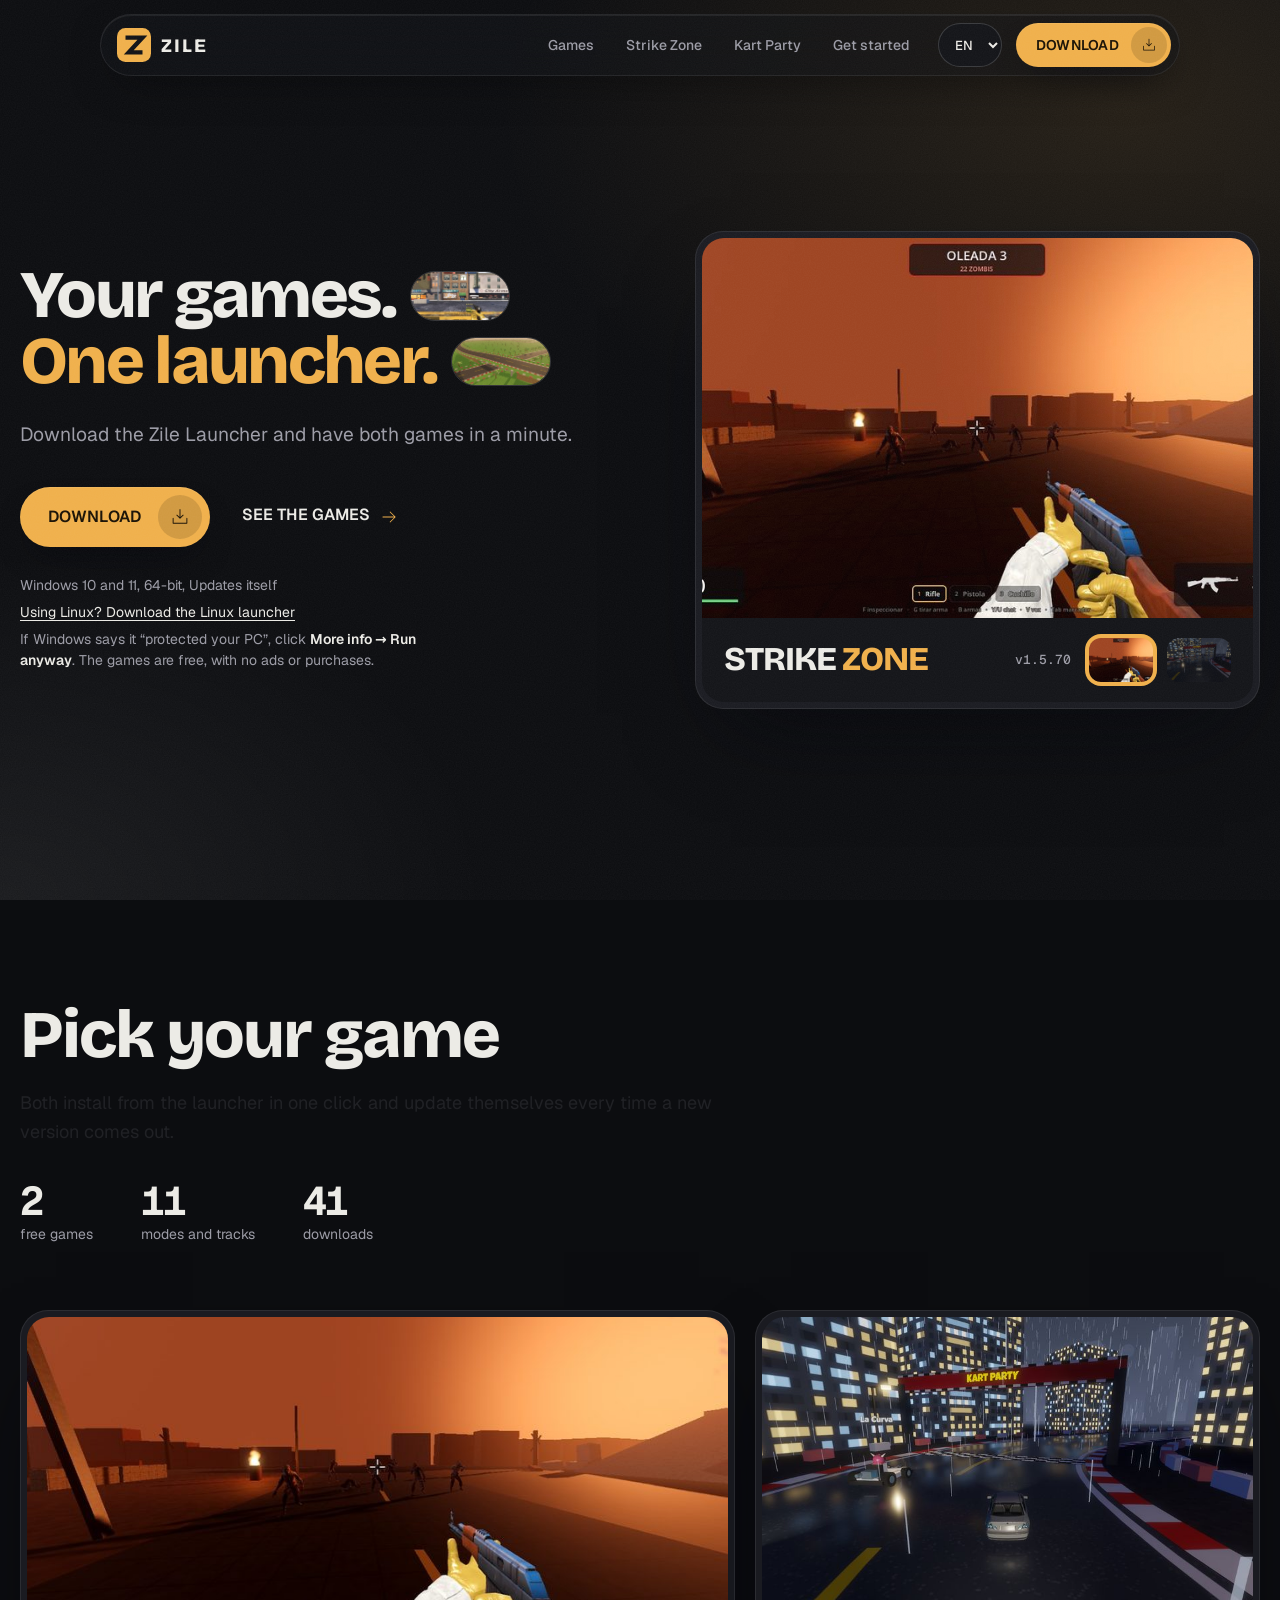
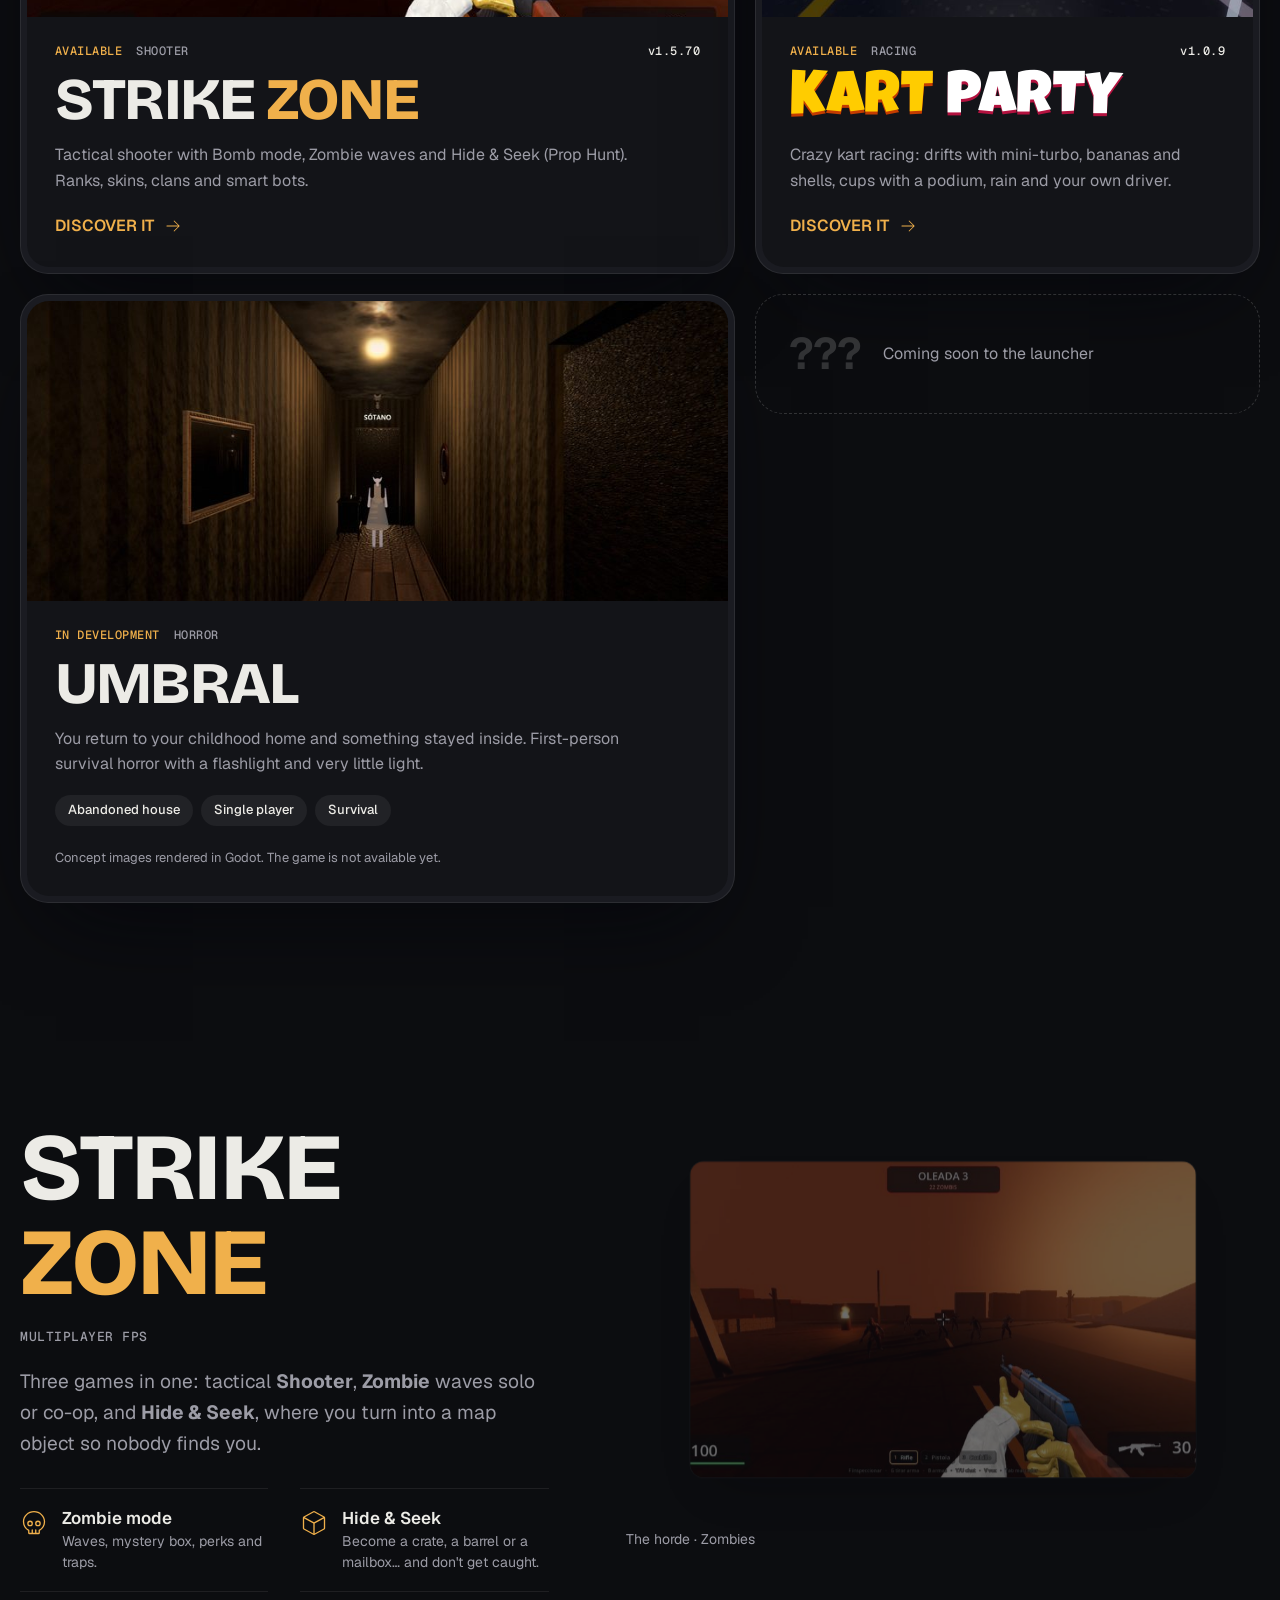
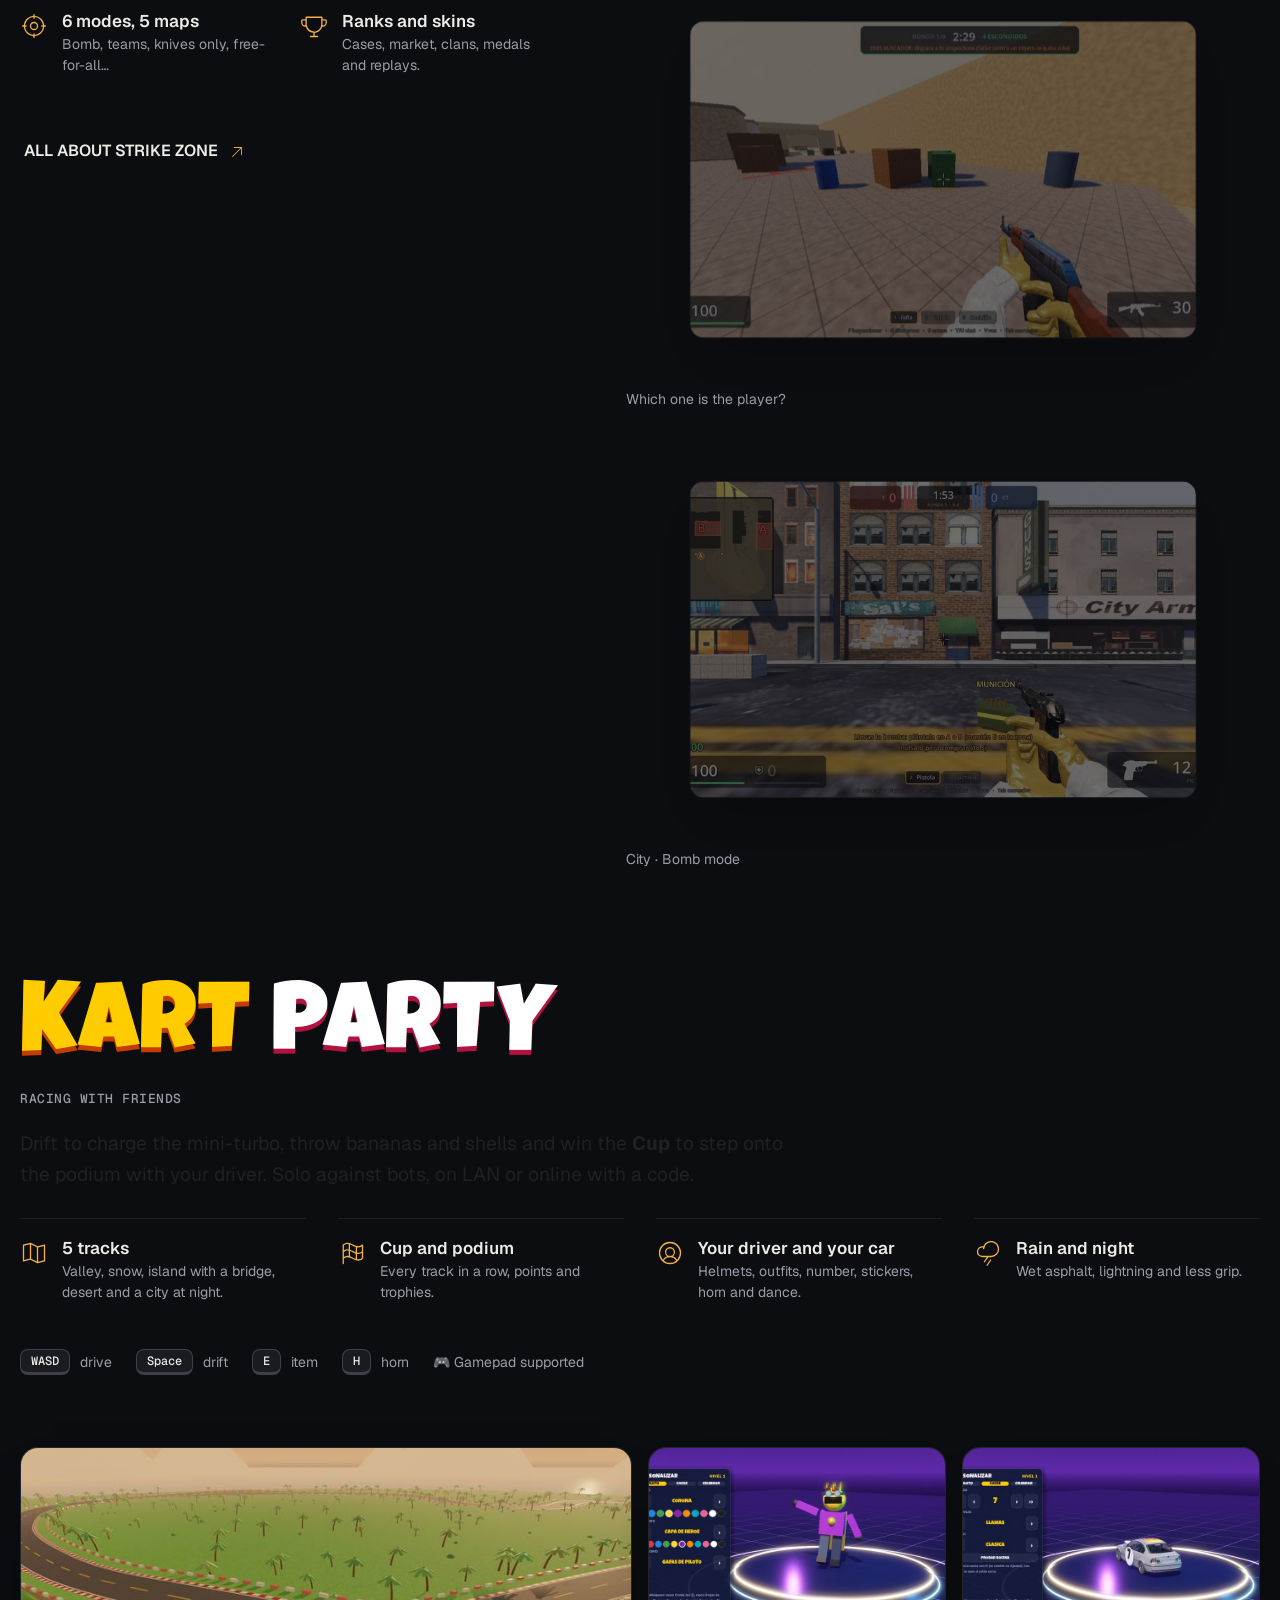
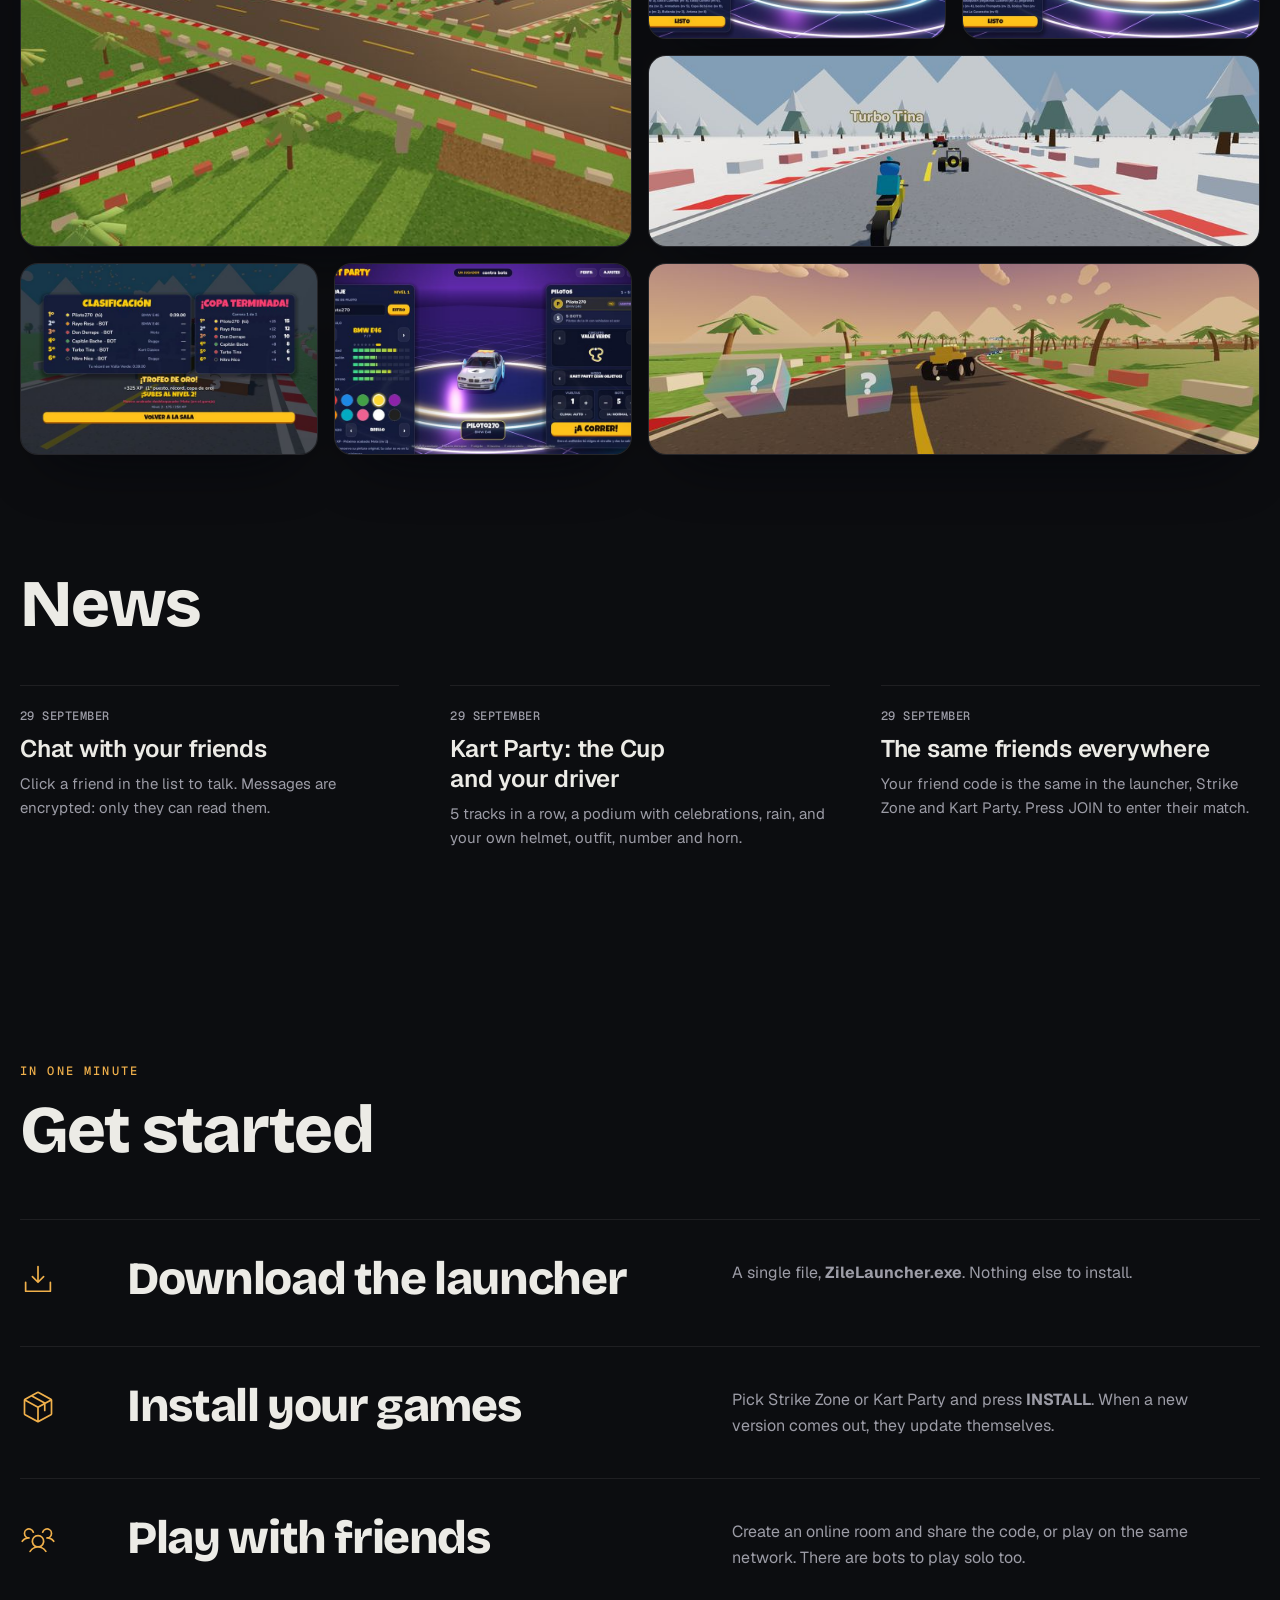
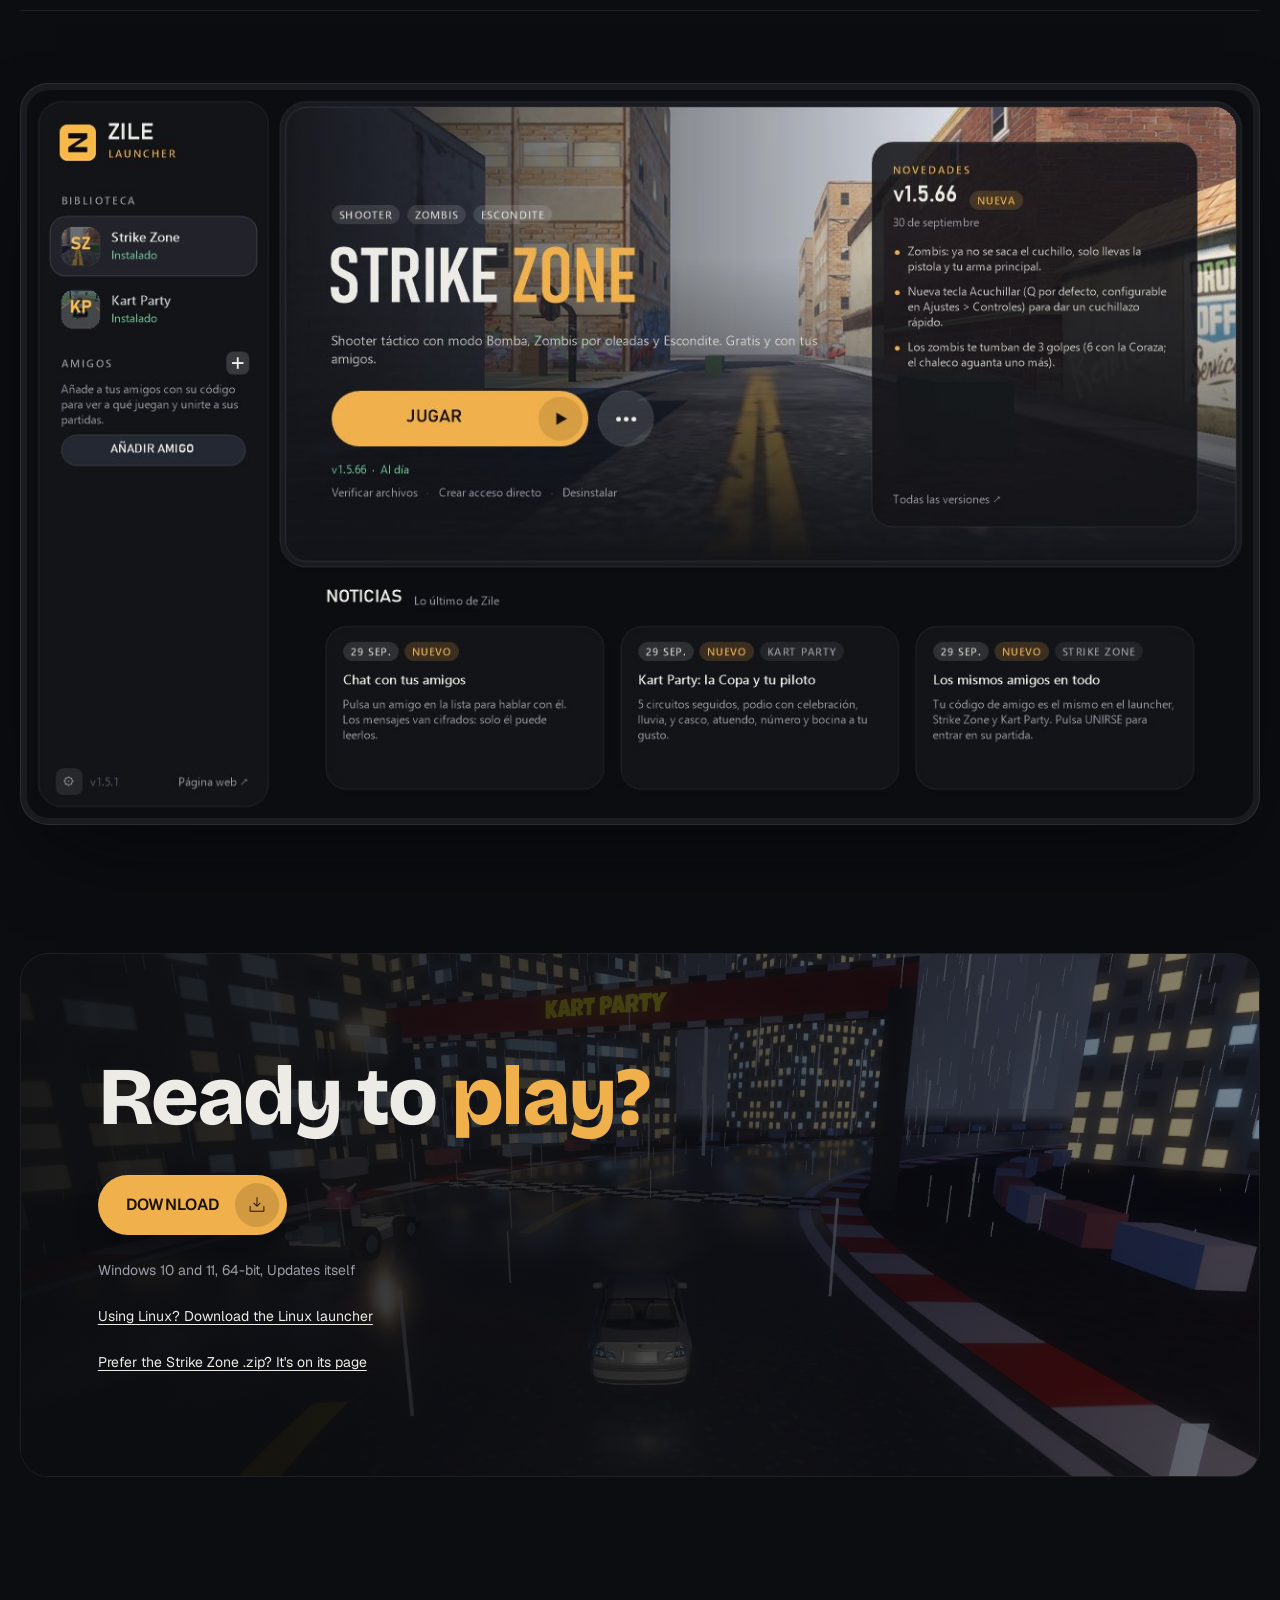
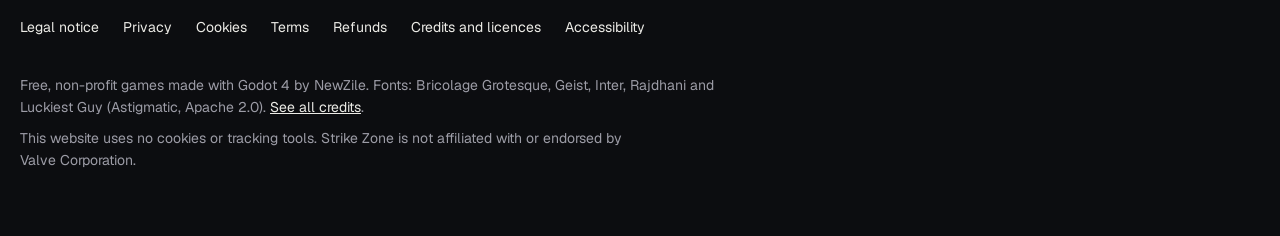
<file: index.html>
<!doctype html>
<html lang="es">
<head>
<meta charset="utf-8">
<meta name="viewport" content="width=device-width, initial-scale=1">
<title>Zile Launcher - Strike Zone y Kart Party gratis</title>
<meta name="description" content="Zile Launcher: descarga gratis Strike Zone (shooter con Zombis y Escondite) y Kart Party (carreras locas de karts). Se instalan y actualizan solos. Juega con tus amigos por internet o en red local.">
<meta name="theme-color" content="#0c0d10">
<meta name="color-scheme" content="dark">
<meta property="og:type" content="website">
<meta property="og:title" content="Zile Launcher - Strike Zone y Kart Party">
<meta property="og:description" content="Dos juegos gratis para jugar con tus amigos: un shooter con Zombis y Escondite, y carreras locas de karts. Un launcher que los instala y actualiza.">
<meta property="og:image" content="https://newzile.github.io/arena-fps/img/og.jpg">
<meta property="og:url" content="https://newzile.github.io/arena-fps/">
<meta name="twitter:card" content="summary_large_image">
<link rel="icon" href="data:image/svg+xml,%3Csvg xmlns='http://www.w3.org/2000/svg' viewBox='0 0 64 64'%3E%3Crect width='64' height='64' rx='16' fill='%23f0b04b'/%3E%3Cpath d='M16 18h32L22 46h26' fill='none' stroke='%23111216' stroke-width='8' stroke-linejoin='miter'/%3E%3C/svg%3E">
<meta name="referrer" content="strict-origin-when-cross-origin">
<link rel="preload" href="fonts/bricolage-grotesque-latin-wght-normal.woff2" as="font" type="font/woff2" crossorigin>
<link rel="preload" href="fonts/geist-latin-wght-normal.woff2" as="font" type="font/woff2" crossorigin>
<script>document.documentElement.classList.add("js");</script>
<style>
  /* Sistema de diseño: ver DESIGN.md. Tema oscuro único, un solo acento (ámbar). */
  @font-face { font-family: "Bricolage Grotesque"; font-weight: 200 800; font-display: swap; src: url("fonts/bricolage-grotesque-latin-wght-normal.woff2") format("woff2"); }
  @font-face { font-family: Geist; font-weight: 100 900; font-display: swap; src: url("fonts/geist-latin-wght-normal.woff2") format("woff2"); }
  @font-face { font-family: "Geist Mono"; font-weight: 100 900; font-display: swap; src: url("fonts/geist-mono-latin-wght-normal.woff2") format("woff2"); }
  @font-face { font-family: Luckiest; font-display: swap; src: url("fonts/luckiest.ttf") format("truetype"); }
  :root {
    color-scheme: dark;
    /* Superficies */
    --bg: #0c0d10;
    --plate: #131418;
    --tray: #1a1b21;
    --tray-hover: #22232a;
    --line: rgba(255, 255, 255, 0.08);
    --line-2: rgba(255, 255, 255, 0.16);
    --wash: rgba(255, 255, 255, 0.06);
    --wash-2: rgba(255, 255, 255, 0.07);
    --edge-light: rgba(255, 255, 255, 0.07);
    --glass: rgba(19, 20, 24, 0.55);
    --glass-strong: rgba(19, 20, 24, 0.88);
    --scrim: rgba(12, 13, 16, 0.94);
    --scrim-mid: rgba(12, 13, 16, 0.72);
    --scrim-soft: rgba(12, 13, 16, 0.4);
    --overlay: rgba(8, 9, 12, 0.92);
    --shadow-deep: rgba(4, 5, 10, 0.85);
    --shadow-soft: rgba(0, 0, 0, 0.6);
    /* Texto y acento */
    --text: #ecebe6;
    --dim: #9c9ca6;
    --accent: #f0b04b;
    --accent-hover: #f6bd63;
    --accent-line: rgba(240, 176, 75, 0.5);
    --accent-wash: rgba(240, 176, 75, 0.11);
    --accent-ink: #1a1205;
    --accent-ink-wash: rgba(26, 18, 5, 0.14);
    /* Logotipo de Kart Party (identidad del juego, solo en su rótulo) */
    --kp-yellow: #ffcc00;
    --kp-orange: #c43c00;
    --kp-white: #ffffff;
    --kp-pink: #b3123f;
    /* Formas: interactivos en píldora, contenedores 28/22, capturas sueltas 18 */
    --r-out: 28px;
    --r-in: 22px;
    --r-sm: 18px;
    --ease: cubic-bezier(.32, .72, 0, 1);
    --font-display: "Bricolage Grotesque", Geist, system-ui, sans-serif;
    --font-body: Geist, system-ui, sans-serif;
    --font-mono: "Geist Mono", ui-monospace, monospace;
    /* Capas */
    --z-nav: 40;
    --z-menu: 50;
    --z-lightbox: 60;
    --z-skip: 70;
    --z-grain: 80;
  }
  * { box-sizing: border-box; }
  [hidden] { display: none !important; }
  html, body { margin: 0; overflow-x: clip; }
  html { scroll-behavior: smooth; scroll-padding-top: 96px; }
  body {
    background: var(--bg); color: var(--text);
    font: 400 16px/1.6 var(--font-body);
    -webkit-font-smoothing: antialiased;
  }
  body.menu-open { overflow: hidden; }
  /* Grano fijo: rompe la planitud digital sin repintar el contenido que se desplaza */
  body::after {
    content: ""; position: fixed; inset: 0; z-index: var(--z-grain); pointer-events: none; opacity: .045;
    background-image: url("data:image/svg+xml,%3Csvg xmlns='http://www.w3.org/2000/svg' width='160' height='160'%3E%3Cfilter id='n'%3E%3CfeTurbulence type='fractalNoise' baseFrequency='.85' numOctaves='2' stitchTiles='stitch'/%3E%3CfeColorMatrix values='0 0 0 0 1 0 0 0 0 1 0 0 0 0 1 0 0 0 .9 0'/%3E%3C/filter%3E%3Crect width='160' height='160' filter='url(%23n)'/%3E%3C/svg%3E");
  }
  img { max-width: 100%; display: block; }
  a { color: inherit; }
  h1, h2, h3 { font-family: var(--font-display); font-weight: 800; letter-spacing: -.03em; line-height: 1; margin: 0; text-wrap: balance; overflow-wrap: anywhere; min-width: 0; font-style: normal; }
  p { text-wrap: pretty; }
  .wrap { width: min(1240px, 100% - 40px); margin: 0 auto; }
  .ic { width: 1.5em; height: 1.5em; fill: currentColor; flex: none; }
  .skip { position: absolute; left: 16px; top: -70px; z-index: var(--z-skip); background: var(--accent); color: var(--accent-ink); font-weight: 600; padding: 12px 20px; border-radius: 999px; text-decoration: none; }
  .skip:focus { top: 14px; }
  :focus-visible { outline: 3px solid var(--accent); outline-offset: 3px; }
  .sr-only { position: absolute; width: 1px; height: 1px; overflow: hidden; clip: rect(0 0 0 0); white-space: nowrap; }
  .sentinel { position: absolute; top: 0; left: 0; width: 1px; height: 48px; pointer-events: none; }

  /* ---------- Doble bisel: carcasa + núcleo con curvas concéntricas ---------- */
  .bezel { padding: 6px; border-radius: var(--r-out); background: var(--tray); border: 1px solid var(--line); box-shadow: 0 40px 90px -36px var(--shadow-deep); }
  .bezel > .core { border-radius: var(--r-in); background: var(--plate); box-shadow: inset 0 1px 1px var(--edge-light); overflow: hidden; }

  /* ---------- Botones ---------- */
  .btn {
    display: inline-flex; align-items: center; gap: 16px; text-decoration: none; cursor: pointer; border: 0;
    font: 600 16px/1.2 var(--font-body); letter-spacing: .02em; white-space: nowrap;
    padding: 8px 8px 8px 28px; border-radius: 999px; color: var(--accent-ink); background: var(--accent);
    box-shadow: 0 16px 34px -16px var(--shadow-deep), inset 0 1px 0 var(--edge-light);
    transition: transform .6s var(--ease), background-color .3s var(--ease), box-shadow .6s var(--ease);
  }
  .btn .go { width: 44px; height: 44px; border-radius: 50%; display: grid; place-items: center; background: var(--accent-ink-wash); transition: transform .6s var(--ease); }
  .btn .go .ic { width: 20px; height: 20px; }
  .btn:hover { background: var(--accent-hover); box-shadow: 0 22px 40px -16px var(--shadow-deep), inset 0 1px 0 var(--edge-light); }
  .btn:hover .go { transform: translate(3px, -2px) scale(1.06); }
  .btn:active { transform: scale(.98); }
  .link { display: inline-flex; align-items: center; gap: 10px; min-height: 44px; font-weight: 600; text-decoration: none; padding: 12px 4px; color: var(--text); white-space: nowrap; }
  .link span { background: linear-gradient(currentColor, currentColor) 0 100% / 0 1px no-repeat; padding-bottom: 3px; transition: background-size .5s var(--ease); }
  .link:hover span { background-size: 100% 1px; }
  .link .ic { width: 18px; height: 18px; color: var(--accent); transition: transform .5s var(--ease); }
  .link:hover .ic { transform: translateX(4px); }

  /* ---------- Barra flotante y menú móvil ---------- */
  .nav { position: fixed; top: 14px; left: 0; right: 0; z-index: var(--z-nav); pointer-events: none; }
  .bar {
    pointer-events: auto; width: min(1080px, 100% - 28px); margin: 0 auto; display: flex; align-items: center; gap: 14px;
    padding: 8px 8px 8px 16px; border-radius: 999px;
    background: var(--glass); border: 1px solid var(--line);
    -webkit-backdrop-filter: blur(18px) saturate(1.3); backdrop-filter: blur(18px) saturate(1.3);
    box-shadow: inset 0 1px 0 var(--edge-light), 0 14px 44px -16px var(--shadow-soft);
    transition: background-color .6s var(--ease);
  }
  .nav.scrolled .bar { background: var(--glass-strong); }
  .logo { display: flex; align-items: center; gap: 10px; text-decoration: none; font: 800 19px var(--font-display); letter-spacing: .1em; }
  .logo svg { width: 34px; height: 34px; }
  .bar ul { list-style: none; display: flex; gap: 4px; margin: 0 0 0 auto; padding: 0; }
  .bar ul a { display: block; text-decoration: none; color: var(--dim); font-weight: 500; font-size: 14px; padding: 10px 14px; border-radius: 999px; white-space: nowrap; transition: color .3s var(--ease), background-color .3s var(--ease); }
  .bar ul a:hover { color: var(--text); }
  .bar ul a.on { color: var(--text); background: var(--wash-2); }
  .bar select {
    font: 500 13px var(--font-body); color: var(--text); background: var(--plate);
    border: 1px solid var(--line-2); border-radius: 999px; padding: 9px 12px; min-height: 44px; cursor: pointer;
  }
  .bar .btn { padding: 4px 4px 4px 20px; font-size: 14px; gap: 12px; }
  .bar .btn .go { width: 36px; height: 36px; }
  .bar .btn .go .ic { width: 16px; height: 16px; }
  .menu-btn { display: none; position: relative; width: 44px; height: 44px; border-radius: 50%; border: 1px solid var(--line-2); background: var(--plate); cursor: pointer; padding: 0; transition: background-color .3s var(--ease), transform .4s var(--ease); }
  .menu-btn:active { transform: scale(.96); }
  .menu-btn i { position: absolute; left: 13px; right: 13px; height: 2px; border-radius: 2px; background: var(--text); transition: transform .6s var(--ease), opacity .3s var(--ease); }
  .menu-btn i:nth-child(1) { top: 16px; }
  .menu-btn i:nth-child(2) { top: 21px; }
  .menu-btn i:nth-child(3) { top: 26px; }
  .menu-open .menu-btn i:nth-child(1) { transform: translateY(5px) rotate(45deg); }
  .menu-open .menu-btn i:nth-child(2) { opacity: 0; }
  .menu-open .menu-btn i:nth-child(3) { transform: translateY(-5px) rotate(-45deg); }
  .menu { position: fixed; inset: 0; z-index: var(--z-menu); display: flex; align-items: center; padding: 96px 28px 40px; background: var(--overlay); -webkit-backdrop-filter: blur(24px); backdrop-filter: blur(24px); opacity: 0; visibility: hidden; transition: opacity .5s var(--ease), visibility .5s; }
  .menu-open .menu { opacity: 1; visibility: visible; }
  .menu ul { list-style: none; margin: 0; padding: 0; width: 100%; }
  .menu li { border-top: 1px solid var(--line); opacity: 0; transform: translateY(28px); transition: opacity .6s var(--ease), transform .6s var(--ease); }
  .menu li:last-child { border-bottom: 1px solid var(--line); }
  .menu-open .menu li { opacity: 1; transform: none; }
  .menu-open .menu li:nth-child(1) { transition-delay: .1s; } .menu-open .menu li:nth-child(2) { transition-delay: .16s; }
  .menu-open .menu li:nth-child(3) { transition-delay: .22s; } .menu-open .menu li:nth-child(4) { transition-delay: .28s; }
  .menu a { display: block; padding: 22px 4px; text-decoration: none; font: 800 clamp(34px, 9vw, 56px)/1 var(--font-display); letter-spacing: -.03em; }
  .menu a:hover { color: var(--accent); }
  /* El nav sube por encima del menú para que el botón de cierre siga siendo pulsable */
  .menu-open .nav { z-index: calc(var(--z-menu) + 1); }

  /* ---------- Portada ---------- */
  .hero { position: relative; min-height: 100vh; min-height: 100dvh; display: grid; align-items: center; padding: 96px 0 56px; isolation: isolate; overflow: clip; }
  .hero::before {
    content: ""; position: absolute; inset: 0; z-index: -1;
    background: radial-gradient(900px 560px at 88% 12%, var(--accent-wash), transparent 70%), radial-gradient(700px 500px at 0% 100%, var(--wash), transparent 70%);
  }
  .hero-grid { display: grid; grid-template-columns: minmax(0, 1.08fr) minmax(0, 1fr); gap: clamp(32px, 5vw, 80px); align-items: center; }
  .hero h1 { font-size: clamp(40px, 5.2vw, 80px); line-height: .98; letter-spacing: -.04em; }
  .hero h1 .l { display: flex; align-items: center; gap: .22em; overflow: hidden; padding-bottom: .1em; margin-bottom: -.1em; }
  .hero h1 .l > span { display: inline-block; transform: translateY(108%); animation: rise 1.1s var(--ease) forwards; }
  .hero h1 .l:nth-child(2) > span { animation-delay: .12s; }
  .hero h1 .hl { color: var(--accent); }
  /* Imagen en línea con el titular: puntuación visual a la altura de la tipografía */
  .hero h1 .inl { flex: 0 1 1.5em; min-width: .7em; height: .74em; border-radius: 999px; object-fit: cover; border: 1px solid var(--line-2); transform: translateY(108%); animation: rise 1.1s var(--ease) .1s forwards; }
  .hero h1 .l:nth-child(2) .inl { animation-delay: .22s; }
  @keyframes rise { to { transform: none; } }
  .lead { color: var(--dim); font-size: clamp(17px, 1.5vw, 20px); max-width: 46ch; margin: 26px 0 36px; }
  .rise { animation: fadeup 1s var(--ease) both; }
  .d1 { animation-delay: .25s; } .d2 { animation-delay: .4s; }
  @keyframes fadeup { from { opacity: 0; transform: translateY(22px); } to { opacity: 1; transform: none; } }
  .ctas { display: flex; flex-wrap: wrap; gap: 8px 28px; align-items: center; }
  .hero-note { margin-top: 28px; max-width: 46ch; color: var(--dim); font-size: 14px; line-height: 1.5; }
  .hero-note p { margin: 0 0 6px; }
  .hero-note b { color: var(--text); font-weight: 600; }
  .static .hero { min-height: 900px; }

  /* Selector de capturas: alterna entre los dos juegos */
  .stage .shots { position: relative; aspect-ratio: 16 / 11; background: var(--plate); overflow: hidden; }
  .stage .shots img { position: absolute; inset: 0; width: 100%; height: 100%; object-fit: cover; opacity: 0; transform: scale(1.06); transition: opacity 1s var(--ease), transform 1.6s var(--ease); }
  .stage .shots img.on { opacity: 1; transform: none; }
  .stage-bar { display: flex; align-items: center; gap: 14px; padding: 16px 18px 16px 22px; }
  .stage-title { flex: 1; min-width: 0; }
  .mock-title { font: 800 clamp(24px, 2.6vw, 34px)/1 var(--font-display); letter-spacing: -.03em; text-transform: uppercase; }
  .mock-title.sz span { color: var(--accent); }
  .mock-title.kp { font-family: Luckiest, var(--font-display); font-weight: 400; letter-spacing: .01em; color: var(--kp-yellow); text-shadow: 0 2px 0 var(--kp-orange); }
  .mock-ver { font: 500 13px var(--font-mono); color: var(--dim); }
  .picks { display: flex; gap: 6px; }
  .pick { padding: 4px; border: 0; background: none; border-radius: 16px; cursor: pointer; opacity: .55; transition: opacity .4s var(--ease), background-color .4s var(--ease), transform .5s var(--ease); }
  .pick img { width: 64px; height: 44px; object-fit: cover; border-radius: 12px; }
  .pick:hover { opacity: .9; }
  .pick:active { transform: scale(.96); }
  .pick[aria-pressed="true"] { opacity: 1; background: var(--accent); }

  /* ---------- Secciones ---------- */
  .block { padding: clamp(72px, 8vw, 112px) 0; position: relative; }
  .head { max-width: 760px; margin: 0 0 clamp(36px, 5vw, 64px); }
  .head h2 { font-size: clamp(38px, 5.2vw, 76px); }
  .head p { color: var(--dim); font-size: 18px; max-width: 58ch; margin: 20px 0 0; }
  .stats { display: flex; gap: 14px 48px; flex-wrap: wrap; margin-top: 34px; }
  .stat b { display: block; font: 700 40px/1 var(--font-mono); letter-spacing: -.04em; font-variant-numeric: tabular-nums; }
  .stat span { color: var(--dim); font-size: 14px; }

  /* Juegos: bento entrelazado 7/5 y 5/7 */
  .games { display: grid; grid-template-columns: repeat(12, minmax(0, 1fr)); gap: 20px; }
  .game.sz { grid-column: span 7; }
  .game.kp { grid-column: span 5; }
  .game.um { grid-column: span 7; }
  .soon.s2 { grid-column: span 5; }
  .game { display: block; text-decoration: none; color: inherit; transition: transform .7s var(--ease), border-color .5s var(--ease); }
  .game:hover { transform: translateY(-6px); border-color: var(--accent-line); }
  .game .core { display: flex; flex-direction: column; height: 100%; }
  .game .bg { position: relative; flex: 1; min-height: 300px; background: var(--plate); }
  .game .bg img { position: absolute; inset: 0; width: 100%; height: 100%; object-fit: cover; opacity: 0; transform: scale(1.06); transition: opacity 1s var(--ease), transform 1.4s var(--ease); }
  .game .bg img.on { opacity: 1; transform: none; }
  .game:hover .bg img.on { transform: scale(1.03); }
  .game .body { display: flex; flex-direction: column; gap: 12px; padding: 26px 28px 28px; }
  .meta { display: flex; align-items: center; gap: 14px; font: 500 12px var(--font-mono); color: var(--dim); letter-spacing: .04em; }
  .meta .ok { color: var(--accent); }
  .meta .ver { margin-left: auto; color: var(--text); }
  .game h3 { font-size: clamp(40px, 4.6vw, 64px); text-transform: uppercase; }
  .game.sz h3 span { color: var(--accent); }
  .game.kp h3 { font-family: Luckiest, var(--font-display); font-weight: 400; letter-spacing: .01em; color: var(--kp-yellow); text-shadow: 0 3px 0 var(--kp-orange); }
  .game.kp h3 span { color: var(--kp-white); text-shadow: 0 3px 0 var(--kp-pink); }
  .game.um { cursor: default; }
  .soon.s2 { align-self: start; }
  .game.um:hover { transform: none; border-color: var(--line); }
  .game .note { font-size: 13px; color: var(--dim); margin-top: 6px; }
  .game p { color: var(--dim); margin: 0; max-width: 52ch; }
  .tags { display: flex; flex-wrap: wrap; gap: 8px; margin: 6px 0 4px; }
  .tags span { font-size: 13px; font-weight: 500; padding: 5px 13px; border-radius: 999px; background: var(--wash); color: var(--text); }
  .game .more { display: inline-flex; align-items: center; gap: 10px; margin-top: 8px; font-weight: 600; color: var(--accent); }
  .game .more .ic { width: 18px; height: 18px; transition: transform .5s var(--ease); }
  .game:hover .more .ic { transform: translateX(6px); }
  .soon { border-radius: var(--r-out); padding: 30px 32px; border: 1px dashed var(--line-2); display: flex; align-items: center; gap: 22px; min-height: 120px; }
  .soon b { font: 700 44px/1 var(--font-mono); color: var(--line-2); letter-spacing: -.04em; }
  .soon span { color: var(--dim); }

  /* Escaparates */
  .show { padding: clamp(72px, 9vw, 128px) 0; position: relative; }
  .show + .show { padding-top: 0; }
  .pin { display: grid; grid-template-columns: minmax(0, 5fr) minmax(0, 6fr); gap: clamp(36px, 6vw, 100px); align-items: start; }
  .pin .txt { position: sticky; top: 104px; }
  .show h2 { font-size: clamp(56px, 7.4vw, 112px); text-transform: uppercase; }
  .show.sz h2 span { color: var(--accent); }
  .genre { display: block; margin-top: 18px; font: 500 13px var(--font-mono); letter-spacing: .04em; color: var(--dim); }
  .show .lead { margin: 22px 0 28px; }
  .feats { list-style: none; padding: 0; margin: 0 0 32px; display: grid; grid-template-columns: repeat(2, minmax(0, 1fr)); gap: 0 32px; }
  .feats li { display: flex; gap: 14px; align-items: flex-start; padding: 18px 0; border-top: 1px solid var(--line); }
  .feats .ic { color: var(--accent); width: 28px; height: 28px; margin-top: 2px; }
  .feats b { display: block; font: 600 17px/1.3 var(--font-body); }
  .feats small { color: var(--dim); font-size: 14px; line-height: 1.5; display: block; margin-top: 2px; }
  .reel { display: grid; gap: 32px; }
  .keys { display: flex; flex-wrap: wrap; gap: 12px 24px; color: var(--dim); font-size: 14px; margin: 8px 0 clamp(40px, 6vw, 72px); }
  .keys > span { display: inline-flex; align-items: center; gap: 10px; }
  kbd { font: 500 12px var(--font-mono); color: var(--text); background: var(--tray); border: 1px solid var(--line-2); border-bottom-width: 3px; border-radius: 8px; padding: 3px 10px; }

  /* Capturas: botón que abre el visor */
  .shot { display: block; width: 100%; padding: 0; border: 0; background: none; color: inherit; font: inherit; text-align: left; cursor: zoom-in; }
  .shot .frame { display: block; position: relative; overflow: hidden; aspect-ratio: 16 / 10; border-radius: var(--r-sm); border: 1px solid var(--line); background: var(--plate); box-shadow: 0 30px 60px -32px var(--shadow-deep); }
  .shot img { width: 100%; height: 100%; object-fit: cover; transition: transform 1.2s var(--ease); }
  .shot:hover img { transform: scale(1.05); }
  .shot .cap { display: block; margin-top: 12px; font-size: 14px; line-height: 1.4; color: var(--dim); }

  /* Kart Party: introducción a todo el ancho, franja de rasgos y galería */
  .kp-title { font-family: Luckiest, var(--font-display); font-weight: 400; font-size: clamp(56px, 11vw, 170px); line-height: .92; letter-spacing: .01em; color: var(--kp-yellow); text-shadow: 0 .05em 0 var(--kp-orange); }
  .kp-title span { color: var(--kp-white); text-shadow: 0 .05em 0 var(--kp-pink); }
  .kp .lead { max-width: 60ch; }
  .strip { grid-template-columns: repeat(4, minmax(0, 1fr)); margin-bottom: 28px; }
  .bento { display: grid; grid-template-columns: repeat(4, minmax(0, 1fr)); grid-auto-rows: clamp(150px, 15vw, 210px); gap: 16px; grid-auto-flow: dense; }
  .bento .shot { height: 100%; }
  .bento .frame { height: 100%; aspect-ratio: auto; }
  .bento .cap { position: absolute; width: 1px; height: 1px; overflow: hidden; clip: rect(0 0 0 0); margin: 0; }
  .bento .big { grid-column: span 2; grid-row: span 2; }
  .bento .wide { grid-column: span 2; }

  /* Cómo empezar: libro de registro a todo el ancho (otra familia que el escaparate fijado) */
  .steps-head { max-width: 760px; margin-bottom: clamp(32px, 5vw, 56px); }
  .kicker { display: block; margin-bottom: 18px; font: 500 12px var(--font-mono); letter-spacing: .18em; text-transform: uppercase; color: var(--accent); }
  .steps-head h2 { font-size: clamp(40px, 5.2vw, 76px); }
  .steps { list-style: none; margin: 0; padding: 0; border-top: 1px solid var(--line); }
  @media (min-width: 1001px) { .steps li { padding: 44px 0 48px; } }
  .steps li { display: grid; grid-template-columns: 56px minmax(0, 1.05fr) minmax(0, 1fr); gap: 20px clamp(20px, 4vw, 56px); align-items: start; padding: 36px 0 40px; border-bottom: 1px solid var(--line); transition: background-color .5s var(--ease); }
  .steps li:hover { background: var(--wash); }
  .step-ic { display: block; color: var(--accent); padding-top: 6px; }
  .step-ic .ic { width: 36px; height: 36px; }
  .steps h3 { font-size: clamp(30px, 3.6vw, 52px); }
  .steps p { margin: 4px 0 0; color: var(--dim); max-width: 46ch; }

  /* Captura real del launcher */
  .showcase { margin: clamp(40px, 6vw, 72px) 0 0; }
  .showcase img { width: 100%; height: auto; }

  /* Novedades reales (las mismas que ve el launcher) */
  .news { padding-top: 0; }
  .news h2 { font-size: clamp(38px, 5.2vw, 76px); margin-bottom: clamp(28px, 4vw, 48px); }
  .news-list { list-style: none; margin: 0; padding: 0; display: grid; grid-template-columns: repeat(3, minmax(0, 1fr)); gap: 0 clamp(24px, 4vw, 56px); }
  .news-list li { border-top: 1px solid var(--line); padding: 22px 0 8px; }
  .news-list time { display: block; font: 500 12px var(--font-mono); letter-spacing: .04em; color: var(--dim); text-transform: uppercase; }
  .news-list h3 { font: 600 clamp(20px, 2vw, 24px)/1.25 var(--font-body); letter-spacing: -.01em; margin: 10px 0 8px; }
  .news-list h3 a { text-decoration: none; }
  .news-list h3 a:hover { color: var(--accent); }
  .news-list p { margin: 0; color: var(--dim); font-size: 15px; max-width: 46ch; }

  /* Llamada final */
  .final { position: relative; isolation: isolate; overflow: hidden; margin-top: clamp(72px, 10vw, 140px); border-radius: var(--r-out); border: 1px solid var(--line); padding: clamp(48px, 8vw, 112px) clamp(24px, 6vw, 88px); }
  .final .bgimg { position: absolute; inset: 0; z-index: -2; width: 100%; height: 100%; object-fit: cover; }
  .final::after { content: ""; position: absolute; inset: 0; z-index: -1; background: linear-gradient(90deg, var(--scrim) 0%, var(--scrim-mid) 50%, var(--scrim-soft) 100%); }
  .final h2 { font-size: clamp(42px, 6.4vw, 96px); margin-bottom: 36px; max-width: 14ch; }
  .final h2 .hl { color: var(--accent); }
  .fine { color: var(--dim); font-size: 14px; margin: 24px 0 0; }
  .fine a { color: var(--text); text-underline-offset: 3px; }
  .dl-linux { color: var(--text); text-underline-offset: 3px; }

  footer { padding: 24px 0 56px; color: var(--dim); font-size: 14px; }
  footer nav ul { list-style: none; padding: 0; margin: 0 0 24px; display: flex; flex-wrap: wrap; gap: 4px 24px; }
  footer nav a { display: inline-block; padding: 12px 0; color: var(--text); text-decoration: none; white-space: nowrap; }
  footer nav a:hover { color: var(--accent); }
  footer p { margin: 8px 0; max-width: 78ch; }
  footer p a { color: var(--text); }

  /* Visor de capturas */
  .lightbox { position: fixed; inset: 0; z-index: var(--z-lightbox); display: flex; align-items: center; justify-content: center; padding: 20px; background: var(--overlay); -webkit-backdrop-filter: blur(10px); backdrop-filter: blur(10px); opacity: 0; pointer-events: none; transition: opacity .4s var(--ease); }
  .lightbox.open { opacity: 1; pointer-events: auto; }
  .lightbox figure { margin: 0; display: flex; flex-direction: column; align-items: center; gap: 14px; transform: scale(.95); transition: transform .6s var(--ease); }
  .lightbox.open figure { transform: none; }
  .lightbox img { max-width: 100%; max-height: 82vh; border-radius: var(--r-sm); box-shadow: 0 40px 100px var(--shadow-deep); }
  .lightbox figcaption { color: var(--text); }
  .lb-btn { position: absolute; background: var(--tray); color: var(--text); border: 1px solid var(--line-2); border-radius: 999px; min-height: 44px; min-width: 44px; padding: 10px 18px; font: 500 15px var(--font-body); cursor: pointer; transition: background-color .3s var(--ease), transform .4s var(--ease); }
  .lb-btn:hover { background: var(--tray-hover); }
  .lb-btn:active { transform: scale(.96); }
  .lb-close { top: 16px; right: 16px; }
  .lb-prev, .lb-next { top: 50%; margin-top: -22px; font-size: 22px; padding: 8px 16px; }
  .lb-prev { left: 16px; } .lb-next { right: 16px; }

  /* Aparecer al bajar (translate, para no chocar con los hover que usan transform) */
  .js .rv { opacity: 0; translate: 0 36px; transition: opacity 1s var(--ease) calc(var(--d, 0) * 90ms), translate 1s var(--ease) calc(var(--d, 0) * 90ms), transform .7s var(--ease), border-color .5s var(--ease); }
  .js .rv.in { opacity: 1; translate: none; }
  /* Palabras del texto que se revela al hacer scroll (las anima GSAP) */
  .w { display: inline; }

  @media (max-width: 1000px) {
    .hero { padding-top: 104px; }
    .hero-grid, .pin { grid-template-columns: minmax(0, 1fr); }
    .pin .txt { position: static; }
    .stage { max-width: 620px; }
    .games { grid-template-columns: minmax(0, 1fr); }
    .game.sz, .game.kp, .game.um, .soon.s2 { grid-column: auto; }
    .bar ul { display: none; }
    .bar select { margin-left: auto; }
    .menu-btn { display: block; }
    .strip { grid-template-columns: repeat(2, minmax(0, 1fr)); }
    .bento { grid-template-columns: repeat(2, minmax(0, 1fr)); }
    .steps li { grid-template-columns: 56px minmax(0, 1fr); }
    .news-list { grid-template-columns: minmax(0, 1fr); }
    .steps li p { grid-column: 2; margin-top: 0; }
  }
  @media (max-height: 720px) {
    .pin .txt { position: static; }
  }
  @media (max-width: 640px) {
    .feats, .strip { grid-template-columns: minmax(0, 1fr); }
    .bento { grid-template-columns: minmax(0, 1fr); grid-auto-rows: 220px; }
    .bento .big, .bento .wide { grid-column: auto; grid-row: auto; }
    .game .bg { min-height: 220px; }
    .game .body { padding: 22px; }
    .soon { padding: 24px; }
    .ctas .btn { width: 100%; justify-content: space-between; }
    .logo span { display: none; }
    .stage-bar { flex-wrap: wrap; }
    .steps li { grid-template-columns: minmax(0, 1fr); gap: 16px; }
    .steps li p { grid-column: auto; }
    .final h2 { max-width: none; }
  }
  @media (max-width: 400px) {
    .bar { gap: 8px; padding-left: 12px; }
    .bar .btn { padding-left: 14px; }
    .bar select { padding: 9px 8px; }
  }
  @media (prefers-reduced-transparency: reduce) {
    .bar, .lightbox, .menu { -webkit-backdrop-filter: none; backdrop-filter: none; background: var(--plate); }
  }
  /* Movimiento reducido: los cambios de estado se conservan con fundidos de opacidad; se quita el desplazamiento, el zoom y los bucles */
  @media (prefers-reduced-motion: reduce) {
    html { scroll-behavior: auto; }
    .js .rv { opacity: 1; translate: none; transition: none; }
    .hero h1 .l > span, .hero h1 .inl { transform: none; animation: none; }
    .rise { animation: none; }
    .stage .shots img, .game .bg img { transform: none; transition: opacity .4s linear; }
    .game:hover, .shot:hover img, .btn:hover .go, .link:hover .ic, .game:hover .more .ic { transform: none; }
    .menu li { transform: none; transition: opacity .3s linear; }
    .menu-btn i { transition: none; }
  }
</style>
</head>
<body>
<svg width="0" height="0" style="position:absolute" aria-hidden="true" focusable="false"><defs><symbol id="i-arrow-right" viewBox="0 0 256 256"><path d="M220.24,132.24l-72,72a6,6,0,0,1-8.48-8.48L201.51,134H40a6,6,0,0,1,0-12H201.51L139.76,60.24a6,6,0,0,1,8.48-8.48l72,72A6,6,0,0,1,220.24,132.24Z"/></symbol><symbol id="i-arrow-up-right" viewBox="0 0 256 256"><path d="M198,64V168a6,6,0,0,1-12,0V78.48L68.24,196.24a6,6,0,0,1-8.48-8.48L177.52,70H88a6,6,0,0,1,0-12H192A6,6,0,0,1,198,64Z"/></symbol><symbol id="i-caret-left" viewBox="0 0 256 256"><path d="M164.24,203.76a6,6,0,1,1-8.48,8.48l-80-80a6,6,0,0,1,0-8.48l80-80a6,6,0,0,1,8.48,8.48L88.49,128Z"/></symbol><symbol id="i-caret-right" viewBox="0 0 256 256"><path d="M180.24,132.24l-80,80a6,6,0,0,1-8.48-8.48L167.51,128,91.76,52.24a6,6,0,0,1,8.48-8.48l80,80A6,6,0,0,1,180.24,132.24Z"/></symbol><symbol id="i-cloud-rain" viewBox="0 0 256 256"><path d="M157,195.33l-32,48a6,6,0,1,1-10-6.66l32-48a6,6,0,0,1,10,6.66ZM230,92a74.09,74.09,0,0,1-74,74H131.21L101,211.33a6,6,0,1,1-10-6.66L116.79,166H76A50,50,0,1,1,86.2,67,74.08,74.08,0,0,1,230,92Zm-12,0A62.06,62.06,0,0,0,94,88.35a6,6,0,0,1-12-.7,75.84,75.84,0,0,1,1.07-9A38,38,0,1,0,76,154h80A62.07,62.07,0,0,0,218,92Z"/></symbol><symbol id="i-crosshair" viewBox="0 0 256 256"><path d="M232,122H221.8A94.13,94.13,0,0,0,134,34.2V24a6,6,0,0,0-12,0V34.2A94.13,94.13,0,0,0,34.2,122H24a6,6,0,0,0,0,12H34.2A94.13,94.13,0,0,0,122,221.8V232a6,6,0,0,0,12,0V221.8A94.13,94.13,0,0,0,221.8,134H232a6,6,0,0,0,0-12Zm-98,87.76V200a6,6,0,0,0-12,0v9.76A82.09,82.09,0,0,1,46.24,134H56a6,6,0,0,0,0-12H46.24A82.09,82.09,0,0,1,122,46.24V56a6,6,0,0,0,12,0V46.24A82.09,82.09,0,0,1,209.76,122H200a6,6,0,0,0,0,12h9.76A82.09,82.09,0,0,1,134,209.76ZM128,90a38,38,0,1,0,38,38A38,38,0,0,0,128,90Zm0,64a26,26,0,1,1,26-26A26,26,0,0,1,128,154Z"/></symbol><symbol id="i-cube" viewBox="0 0 256 256"><path d="M222.72,67.9l-88-48.17a13.9,13.9,0,0,0-13.44,0l-88,48.18A14,14,0,0,0,26,80.18v95.64a14,14,0,0,0,7.28,12.27l88,48.18a13.92,13.92,0,0,0,13.44,0l88-48.18A14,14,0,0,0,230,175.82V80.18A14,14,0,0,0,222.72,67.9ZM127,30.25a2,2,0,0,1,1.92,0L212.51,76,128,122.24,43.49,76ZM39,177.57a2,2,0,0,1-1-1.75V86.66l84,46V223Zm177.92,0L134,223V132.64l84-46v89.16A2,2,0,0,1,217,177.57Z"/></symbol><symbol id="i-download-simple" viewBox="0 0 256 256"><path d="M222,144v64a6,6,0,0,1-6,6H40a6,6,0,0,1-6-6V144a6,6,0,0,1,12,0v58H210V144a6,6,0,0,1,12,0Zm-98.24,4.24a6,6,0,0,0,8.48,0l40-40a6,6,0,0,0-8.48-8.48L134,129.51V32a6,6,0,0,0-12,0v97.51L92.24,99.76a6,6,0,0,0-8.48,8.48Z"/></symbol><symbol id="i-flag-checkered" viewBox="0 0 256 256"><path d="M226.49,50.5a6,6,0,0,0-6.42.92c-29,25.11-53.28,13.08-81.41-.84-27.92-13.82-59.57-29.49-94.59.84A6,6,0,0,0,42,56V224a6,6,0,0,0,12,0V178.78c28.08-22.79,51.88-11,79.34,2.59,27.92,13.82,59.58,29.48,94.59-.85A6,6,0,0,0,230,176V56A6,6,0,0,0,226.49,50.5ZM218,68v45.2c-15.53,12.6-29.75,14.65-44,11.65V76.88C188,79.33,202.64,77.78,218,68Zm-56,5.87v47.4c-7.6-2.85-15.31-6.66-23.34-10.64-9.16-4.53-18.71-9.26-28.66-12.5V50.71a255.17,255.17,0,0,1,23.34,10.63C142.5,65.87,152.05,70.59,162,73.83ZM98,47.13V95c-14-2.45-28.64-.89-44,8.93V58.75C69.53,46.15,83.75,44.13,98,47.13ZM86.63,154C76.13,154,65.24,156.79,54,164V118.79c15.53-12.61,29.75-14.65,44-11.65v47.93A66.32,66.32,0,0,0,86.63,154ZM110,158.11V110.72c7.6,2.84,15.31,6.66,23.34,10.63,9.16,4.53,18.71,9.26,28.66,12.5v47.39c-7.6-2.85-15.31-6.66-23.34-10.63C129.5,166.07,120,161.35,110,158.11Zm64,26.7V136.89a66.32,66.32,0,0,0,11.37,1c10.5,0,21.39-2.78,32.63-10v45.24C202.47,185.79,188.25,187.81,174,184.81Z"/></symbol><symbol id="i-game-controller" viewBox="0 0 256 256"><path d="M176,110H152a6,6,0,0,1,0-12h24a6,6,0,0,1,0,12ZM104,98H94V88a6,6,0,0,0-12,0V98H72a6,6,0,0,0,0,12H82v10a6,6,0,0,0,12,0V110h10a6,6,0,0,0,0-12ZM239.84,199.5A34,34,0,0,1,212,214,34.11,34.11,0,0,1,188,204.05l-.26-.28L147.38,158H108.62L68.31,203.76,68,204A34,34,0,0,1,44,214a34,34,0,0,1-33.46-39.91s0-.06,0-.1L26.9,89.88A57.89,57.89,0,0,1,83.89,42H172a58.07,58.07,0,0,1,57.05,47.63c0,.07,0,.12,0,.19L245.46,174s0,.07,0,.11A33.75,33.75,0,0,1,239.84,199.5ZM172,146a46,46,0,0,0,0-92H83.89A45.9,45.9,0,0,0,38.71,92a.36.36,0,0,0,0,.1L22.33,176.23a22,22,0,0,0,37.11,19.45l42-47.65a6,6,0,0,1,4.5-2Zm61.67,30.23-9.79-50.35A58.06,58.06,0,0,1,172,158h-8.63l33.19,37.68a22,22,0,0,0,37.11-19.45Z"/></symbol><symbol id="i-map-trifold" viewBox="0 0 256 256"><path d="M227.69,51.27a6,6,0,0,0-5.15-1.09L160.7,65.64l-62-31a6,6,0,0,0-4.14-.45l-64,16A6,6,0,0,0,26,56V200a6,6,0,0,0,7.46,5.82L95.3,190.36l62,31a6,6,0,0,0,4.14.45l64-16A6,6,0,0,0,230,200V56A6,6,0,0,0,227.69,51.27ZM102,49.71l52,26V206.29l-52-26Zm-64,11,52-13V179.32l-52,13ZM218,195.32l-52,13V76.68l52-13Z"/></symbol><symbol id="i-package" viewBox="0 0 256 256"><path d="M222.72,67.91l-88-48.18a13.9,13.9,0,0,0-13.44,0l-88,48.18A14,14,0,0,0,26,80.18v95.64a14,14,0,0,0,7.28,12.27l88,48.18a13.92,13.92,0,0,0,13.44,0l88-48.18A14,14,0,0,0,230,175.82V80.18A14,14,0,0,0,222.72,67.91ZM127,30.25a2,2,0,0,1,1.92,0L212.51,76,178.57,94.57,94.05,48.31ZM122,223,39,177.57a2,2,0,0,1-1-1.75V86.66l84,46ZM43.49,76,81.56,55.15l84.51,46.26L128,122.24ZM218,175.82a2,2,0,0,1-1,1.75h0L134,223V132.64l36-19.71V152a6,6,0,0,0,12,0V106.37l36-19.71Z"/></symbol><symbol id="i-skull" viewBox="0 0 256 256"><path d="M92,106a26,26,0,1,0,26,26A26,26,0,0,0,92,106Zm0,40a14,14,0,1,1,14-14A14,14,0,0,1,92,146Zm72-40a26,26,0,1,0,26,26A26,26,0,0,0,164,106Zm0,40a14,14,0,1,1,14-14A14,14,0,0,1,164,146ZM128,18C71.76,18,26,62,26,116c0,33.77,18.3,65.31,48,83.15V216a14,14,0,0,0,14,14h80a14,14,0,0,0,14-14V199.15c29.7-17.84,48-49.38,48-83.15C230,62,184.24,18,128,18Zm45.09,172.44a6,6,0,0,0-3.09,5.25V216a2,2,0,0,1-2,2H150V192a6,6,0,0,0-12,0v26H118V192a6,6,0,0,0-12,0v26H88a2,2,0,0,1-2-2V195.69a6,6,0,0,0-3.09-5.25C55.21,175.09,38,146.56,38,116c0-47.42,40.37-86,90-86s90,38.58,90,86C218,146.56,200.79,175.09,173.09,190.44Z"/></symbol><symbol id="i-trophy" viewBox="0 0 256 256"><path d="M232,66H206V48a6,6,0,0,0-6-6H56a6,6,0,0,0-6,6V66H24A14,14,0,0,0,10,80V96a38,38,0,0,0,38,38h5.14A78,78,0,0,0,122,189.75V218H96a6,6,0,0,0,0,12h64a6,6,0,0,0,0-12H134V189.75c32.44-2.52,59.43-25.3,68.62-55.75H208a38,38,0,0,0,38-38V80A14,14,0,0,0,232,66ZM48,122A26,26,0,0,1,22,96V80a2,2,0,0,1,2-2H50v34a80.87,80.87,0,0,0,.65,10Zm146-10.9c0,36.62-29.38,66.63-65.5,66.9A66,66,0,0,1,62,112V54H194ZM234,96a26,26,0,0,1-26,26h-2.77a78.45,78.45,0,0,0,.77-10.9V78h26a2,2,0,0,1,2,2Z"/></symbol><symbol id="i-user-circle" viewBox="0 0 256 256"><path d="M128,26A102,102,0,1,0,230,128,102.12,102.12,0,0,0,128,26ZM71.44,198a66,66,0,0,1,113.12,0,89.8,89.8,0,0,1-113.12,0ZM94,120a34,34,0,1,1,34,34A34,34,0,0,1,94,120Zm99.51,69.64a77.53,77.53,0,0,0-40-31.38,46,46,0,1,0-51,0,77.53,77.53,0,0,0-40,31.38,90,90,0,1,1,131,0Z"/></symbol><symbol id="i-users-three" viewBox="0 0 256 256"><path d="M243.6,148.8a6,6,0,0,1-8.4-1.2A53.58,53.58,0,0,0,192,126a6,6,0,0,1,0-12,26,26,0,1,0-25.18-32.5,6,6,0,0,1-11.62-3,38,38,0,1,1,59.91,39.63A65.69,65.69,0,0,1,244.8,140.4,6,6,0,0,1,243.6,148.8ZM189.19,213a6,6,0,0,1-2.19,8.2,5.9,5.9,0,0,1-3,.81,6,6,0,0,1-5.2-3,59,59,0,0,0-101.62,0,6,6,0,1,1-10.38-6A70.1,70.1,0,0,1,103,182.55a46,46,0,1,1,50.1,0A70.1,70.1,0,0,1,189.19,213ZM128,178a34,34,0,1,0-34-34A34,34,0,0,0,128,178ZM70,120a6,6,0,0,0-6-6A26,26,0,1,1,89.18,81.49a6,6,0,1,0,11.62-3,38,38,0,1,0-59.91,39.63A65.69,65.69,0,0,0,11.2,140.4a6,6,0,1,0,9.6,7.2A53.58,53.58,0,0,1,64,126,6,6,0,0,0,70,120Z"/></symbol><symbol id="i-x" viewBox="0 0 256 256"><path d="M204.24,195.76a6,6,0,1,1-8.48,8.48L128,136.49,60.24,204.24a6,6,0,0,1-8.48-8.48L119.51,128,51.76,60.24a6,6,0,0,1,8.48-8.48L128,119.51l67.76-67.75a6,6,0,0,1,8.48,8.48L136.49,128Z"/></symbol></defs></svg>
<a class="skip" href="#juegos" data-i18n="skip">Saltar al contenido</a>
<div class="sentinel" id="sentinel" aria-hidden="true"></div>

<nav class="nav" id="nav" aria-label="Principal" data-i18n-aria="nav_label">
  <div class="bar">
    <a class="logo" href="#top" aria-label="Zile Launcher">
      <svg viewBox="0 0 64 64" aria-hidden="true"><rect width="64" height="64" rx="16" fill="#f0b04b"/><path d="M16 18h32L22 46h26" fill="none" stroke="#111216" stroke-width="8" stroke-linejoin="miter"/></svg>
      <span>ZILE</span>
    </a>
    <ul>
      <li><a href="#juegos" data-i18n="nav_games">Juegos</a></li>
      <li><a href="#strikezone">Strike Zone</a></li>
      <li><a href="#kartparty">Kart Party</a></li>
      <li><a href="#empezar" data-i18n="nav_start">Cómo empezar</a></li>
    </ul>
    <label for="lang" class="sr-only" data-i18n="lang_label">Idioma</label>
    <select id="lang" aria-label="Idioma / Language">
      <option value="es">ES</option><option value="en">EN</option><option value="pt">PT</option>
      <option value="fr">FR</option><option value="de">DE</option><option value="it">IT</option>
    </select>
    <a class="btn dl-launcher" href="https://github.com/NewZile/arena-fps/releases/download/launcher/ZileLauncher.exe">
      <span data-i18n="nav_dl">DESCARGAR</span>
      <span class="go"><svg class="ic" aria-hidden="true"><use href="#i-download-simple"/></svg></span>
    </a>
    <button class="menu-btn" id="menu-btn" type="button" aria-expanded="false" aria-controls="menu" aria-label="Menú" data-i18n-aria="nav_label"><i></i><i></i><i></i></button>
  </div>
</nav>

<div class="menu" id="menu" role="navigation" aria-label="Principal" data-i18n-aria="nav_label">
  <ul>
    <li><a href="#juegos" data-i18n="nav_games">Juegos</a></li>
    <li><a href="#strikezone">Strike Zone</a></li>
    <li><a href="#kartparty">Kart Party</a></li>
    <li><a href="#empezar" data-i18n="nav_start">Cómo empezar</a></li>
  </ul>
</div>

<header class="hero" id="top">
  <div class="wrap hero-grid">
    <div class="copy">
      <h1><span class="l"><span data-i18n="hero_t1">Tus juegos.</span><img class="inl" src="img/ciudad_s.jpg" alt=""></span><span class="l"><span class="hl" data-i18n="hero_t2">Un launcher.</span><img class="inl" src="img/kp_puente_s.jpg" alt=""></span></h1>
      <p class="lead rise d1" data-i18n="final_p">Descarga el Zile Launcher y ten los dos juegos en un minuto.</p>
      <div class="ctas rise d2">
        <a class="btn dl-launcher" href="https://github.com/NewZile/arena-fps/releases/download/launcher/ZileLauncher.exe">
          <span data-i18n="nav_dl">DESCARGAR</span>
          <span class="go"><svg class="ic" aria-hidden="true"><use href="#i-download-simple"/></svg></span>
        </a>
        <a class="link" href="#juegos"><span data-i18n="hero_see">VER LOS JUEGOS</span><svg class="ic" aria-hidden="true"><use href="#i-arrow-right"/></svg></a>
      </div>
      <div class="hero-note rise d2">
        <p data-i18n="hero_fine">Windows 10 y 11, 64 bits, se actualiza solo</p>
        <p><a class="dl-linux" href="https://github.com/NewZile/arena-fps/releases/download/launcher/ZileLauncher-linux.tar.gz" data-i18n="dl_linux">¿Usas Linux? Descarga el launcher para Linux</a></p>
        <p data-i18n="tip">Si Windows avisa de que “protegió su PC”, pulsa <b>Más información → Ejecutar de todas formas</b>. Los juegos son gratis y no tienen anuncios ni compras.</p>
      </div>
    </div>
    <div class="stage rise d2" id="mock">
      <div class="bezel"><div class="core">
        <div class="shots">
          <img src="img/zombis_s.jpg" alt="La horda de zombis de Strike Zone" class="on" fetchpriority="high">
          <img src="img/kp_noche_s.jpg" alt="Carrera nocturna de Kart Party">
        </div>
        <div class="stage-bar">
          <div class="stage-title">
            <div class="mock-title sz" id="mock-title">STRIKE <span>ZONE</span></div>
          </div>
          <span class="mock-ver" id="mock-ver"></span>
          <div class="picks">
            <button class="pick" type="button" aria-label="Strike Zone" aria-pressed="true"><img src="img/zombis_s.jpg" alt=""></button>
            <button class="pick" type="button" aria-label="Kart Party" aria-pressed="false"><img src="img/kp_noche_s.jpg" alt=""></button>
          </div>
        </div>
      </div></div>
    </div>
  </div>
</header>

<main>
  <section class="block" id="juegos">
    <div class="wrap">
      <div class="head rv">
        <h2 data-i18n="games_title">Elige a qué jugar</h2>
        <p data-scrub data-i18n="games_sub">Los dos se instalan desde el launcher con un clic y se actualizan solos cada vez que sale una versión nueva.</p>
        <div class="stats">
          <div class="stat"><b>2</b><span data-i18n="st_games">juegos gratis</span></div>
          <div class="stat"><b data-count="11">11</b><span data-i18n="st_modes">modos y circuitos</span></div>
          <div class="stat" id="dl-stat" hidden><b data-count="0" id="dl-total">0</b><span data-i18n="st_dl">descargas</span></div>
        </div>
      </div>
      <div class="games">
        <a class="game sz bezel rv" href="#strikezone" data-cycle>
          <div class="core">
            <div class="bg" aria-hidden="true"><img src="img/zombis_s.jpg" alt="" class="on"><img src="img/ciudad_s.jpg" alt="" loading="lazy"><img src="img/escondite_s.jpg" alt="" loading="lazy"><img src="img/apocalipsis_s.jpg" alt="" loading="lazy"></div>
            <div class="body">
              <div class="meta"><span class="ok" data-i18n="available">DISPONIBLE</span><span>SHOOTER</span><span class="ver" id="ver-sz" hidden></span></div>
              <h3>Strike <span>Zone</span></h3>
              <p data-i18n="sz_card">Shooter táctico con modo Bomba, Zombis por oleadas y Escondite (Prop Hunt). Rangos, skins, clanes y bots listos.</p>
              <span class="more"><span data-i18n="discover">DESCÚBRELO</span><svg class="ic" aria-hidden="true"><use href="#i-arrow-right"/></svg></span>
            </div>
          </div>
        </a>
        <a class="game kp bezel rv" style="--d:1" href="#kartparty" data-cycle>
          <div class="core">
            <div class="bg" aria-hidden="true"><img src="img/kp_noche_s.jpg" alt="" class="on"><img src="img/kp_desierto_s.jpg" alt="" loading="lazy"><img src="img/kp_podio_s.jpg" alt="" loading="lazy"><img src="img/kp_puente_s.jpg" alt="" loading="lazy"></div>
            <div class="body">
              <div class="meta"><span class="ok" data-i18n="available">DISPONIBLE</span><span data-i18n="t_racing">CARRERAS</span><span class="ver" id="ver-kp" hidden></span></div>
              <h3>Kart <span>Party</span></h3>
              <p data-i18n="kp_card">Carreras locas de karts: derrapes con mini-turbo, plátanos y caparazones, copas con podio, lluvia y tu propio piloto.</p>
              <span class="more"><span data-i18n="discover">DESCÚBRELO</span><svg class="ic" aria-hidden="true"><use href="#i-arrow-right"/></svg></span>
            </div>
          </div>
        </a>
        <div class="game um bezel rv" style="--d:1" data-cycle>
          <div class="core">
            <div class="bg" aria-hidden="true"><img src="img/umbral_1_s.jpg" alt="" class="on" loading="lazy"><img src="img/umbral_2_s.jpg" alt="" loading="lazy"><img src="img/umbral_5_s.jpg" alt="" loading="lazy"><img src="img/umbral_3_s.jpg" alt="" loading="lazy"></div>
            <div class="body">
              <div class="meta"><span class="ok" data-i18n="dev_tag">EN DESARROLLO</span><span data-i18n="t_horror">TERROR</span></div>
              <h3>Umbral</h3>
              <p data-i18n="um_card">Vuelves a la casa de tu infancia y algo se ha quedado dentro. Terror de supervivencia en primera persona, con una linterna y poca luz.</p>
              <div class="tags"><span data-i18n="ut1">Casa abandonada</span><span data-i18n="ut2">Un jugador</span><span data-i18n="ut3">Supervivencia</span></div>
              <p class="note" data-i18n="um_note">Imágenes de concepto renderizadas en Godot. El juego aún no está disponible.</p>
            </div>
          </div>
        </div>
        <div class="soon s2 rv" style="--d:2"><b aria-hidden="true">???</b><span data-i18n="soon2">Muy pronto en el launcher</span></div>
      </div>
    </div>
  </section>

  <section class="show sz" id="strikezone">
    <div class="wrap pin">
      <div class="txt">
        <h2 class="rv">Strike <span>Zone</span></h2>
        <span class="genre rv" style="--d:1" data-i18n="sz_kicker">FPS MULTIJUGADOR</span>
        <p class="lead rv" style="--d:2" data-i18n="sz_lead">Tres juegos en uno: <b>Shooter</b> táctico, <b>Zombis</b> por oleadas para un jugador o cooperativo, y <b>Escondite</b>, donde te conviertes en un objeto del mapa para que no te encuentren.</p>
        <ul class="feats rv" style="--d:3">
          <li><svg class="ic" aria-hidden="true"><use href="#i-skull"/></svg><span><b data-i18n="szf1">Modo Zombis</b><small data-i18n="szf1d">Oleadas, caja misteriosa, ventajas y trampas.</small></span></li>
          <li><svg class="ic" aria-hidden="true"><use href="#i-cube"/></svg><span><b data-i18n="szf2">Escondite</b><small data-i18n="szf2d">Conviértete en caja, barril o buzón… y que no te pillen.</small></span></li>
          <li><svg class="ic" aria-hidden="true"><use href="#i-crosshair"/></svg><span><b data-i18n="szf3">6 modos, 5 mapas</b><small data-i18n="szf3d">Bomba, equipos, cuchillos, todos contra todos…</small></span></li>
          <li><svg class="ic" aria-hidden="true"><use href="#i-trophy"/></svg><span><b data-i18n="szf4">Rangos y skins</b><small data-i18n="szf4d">Cajas, mercado, clanes, medallas y repeticiones.</small></span></li>
        </ul>
        <a class="link rv" style="--d:4" href="strikezone.html"><span data-i18n="sz_more">TODO SOBRE STRIKE ZONE</span><svg class="ic" aria-hidden="true"><use href="#i-arrow-up-right"/></svg></a>
      </div>
      <div class="reel">
        <button class="shot" type="button" data-full="img/zombis.jpg"><span class="frame"><img src="img/zombis_s.jpg" alt="La horda de zombis en el mapa Apocalipsis" loading="lazy"></span><span class="cap" data-i18n="cap_horde">La horda · Zombis</span></button>
        <button class="shot" type="button" data-full="img/escondite.jpg"><span class="frame"><img src="img/escondite_s.jpg" alt="Modo Escondite: uno de los objetos es un jugador" loading="lazy"></span><span class="cap" data-i18n="cap_props">¿Cuál es el jugador?</span></button>
        <button class="shot" type="button" data-full="img/ciudad.jpg"><span class="frame"><img src="img/ciudad_s.jpg" alt="Mapa Ciudad en modo Bomba" loading="lazy"></span><span class="cap" data-i18n="cap_city">Ciudad · modo Bomba</span></button>
      </div>
    </div>
  </section>

  <section class="show kp" id="kartparty">
    <div class="wrap">
      <h2 class="kp-title rv" aria-label="Kart Party">Kart <span>Party</span></h2>
      <span class="genre rv" data-i18n="kp_kicker">CARRERAS CON AMIGOS</span>
      <p class="lead rv" data-scrub data-i18n="kp_lead">Derrapa para cargar el mini-turbo, lanza plátanos y caparazones y gana la <b>Copa</b> para subir al podio con tu piloto. Solo contra bots, en red local u online con un código.</p>
      <ul class="feats strip rv">
        <li><svg class="ic" aria-hidden="true"><use href="#i-map-trifold"/></svg><span><b data-i18n="kpf1">5 circuitos</b><small data-i18n="kpf1d">Valle, nieve, isla con puente, desierto y ciudad de noche.</small></span></li>
        <li><svg class="ic" aria-hidden="true"><use href="#i-flag-checkered"/></svg><span><b data-i18n="kpf2">Copa y podio</b><small data-i18n="kpf2d">Todos los circuitos seguidos, puntos y trofeos.</small></span></li>
        <li><svg class="ic" aria-hidden="true"><use href="#i-user-circle"/></svg><span><b data-i18n="kpf3">Tu piloto y tu coche</b><small data-i18n="kpf3d">Cascos, atuendos, número, pegatinas, bocina y baile.</small></span></li>
        <li><svg class="ic" aria-hidden="true"><use href="#i-cloud-rain"/></svg><span><b data-i18n="kpf4">Lluvia y noche</b><small data-i18n="kpf4d">Asfalto mojado, relámpagos y menos agarre.</small></span></li>
      </ul>
      <div class="keys rv"><span><kbd>WASD</kbd><span data-i18n="kk_drive">conducir</span></span><span><kbd data-i18n="kk_space">Espacio</kbd><span data-i18n="kk_drift">derrapar</span></span><span><kbd>E</kbd><span data-i18n="kk_item">objeto</span></span><span><kbd>H</kbd><span data-i18n="kk_horn">bocina</span></span><span data-i18n="kk_pad">Mando compatible</span></div>
      <div class="bento">
        <button class="shot big" type="button" data-full="img/kp_puente.jpg"><span class="frame"><img src="img/kp_puente_s.jpg" alt="El puente del circuito en ocho de Isla Tropical" loading="lazy"></span><span class="cap" data-i18n="cap_bridge">Isla Tropical: circuito en 8 con puente</span></button>
        <button class="shot" type="button" data-full="img/kp_piloto.jpg"><span class="frame"><img src="img/kp_piloto_s.jpg" alt="Editor del piloto con corona y capa" loading="lazy"></span><span class="cap" data-i18n="cap_pilot">Crea tu piloto</span></button>
        <button class="shot" type="button" data-full="img/kp_coche.jpg"><span class="frame"><img src="img/kp_coche_s.jpg" alt="Número, pegatinas y bocina del coche" loading="lazy"></span><span class="cap" data-i18n="cap_car">Número y pegatinas</span></button>
        <button class="shot wide" type="button" data-full="img/kp_nieve.jpg"><span class="frame"><img src="img/kp_nieve_s.jpg" alt="Carrera en Pico Nevado" loading="lazy"></span><span class="cap" data-i18n="cap_snow">Pico Nevado</span></button>
        <button class="shot" type="button" data-full="img/kp_copa.jpg"><span class="frame"><img src="img/kp_copa_s.jpg" alt="Clasificación de la copa con puntos y trofeo" loading="lazy"></span><span class="cap" data-i18n="cap_cup">Puntos y trofeos</span></button>
        <button class="shot" type="button" data-full="img/kp_sala.jpg"><span class="frame"><img src="img/kp_sala_s.jpg" alt="La sala con el garaje, el circuito, el modo y la dificultad" loading="lazy"></span><span class="cap" data-i18n="cap_lobby">La sala y el garaje</span></button>
        <button class="shot wide" type="button" data-full="img/kp_isla.jpg"><span class="frame"><img src="img/kp_isla_s.jpg" alt="Isla Tropical al atardecer con cajas de objetos" loading="lazy"></span><span class="cap" data-i18n="cap_island">Cajas de objetos al atardecer</span></button>
      </div>
    </div>
  </section>

  <section class="block news" id="novedades" hidden>
    <div class="wrap">
      <h2 data-i18n="news_title">Novedades</h2>
      <ol class="news-list" id="news-list"></ol>
    </div>
  </section>

  <section class="block" id="empezar">
    <div class="wrap">
      <div class="steps-head rv">
        <span class="kicker" data-i18n="start_kicker">EN UN MINUTO</span>
        <h2 data-i18n="start_title">Cómo empezar</h2>
      </div>
      <ol class="steps">
        <li class="rv"><div class="step-ic"><svg class="ic" aria-hidden="true"><use href="#i-download-simple"/></svg></div><h3 data-i18n="s1t">Descarga el launcher</h3><p data-i18n="s1p">Un solo archivo, <b>ZileLauncher.exe</b>. No hace falta instalar nada más.</p></li>
        <li class="rv"><div class="step-ic"><svg class="ic" aria-hidden="true"><use href="#i-package"/></svg></div><h3 data-i18n="s2t">Instala tus juegos</h3><p data-i18n="s2p">Elige Strike Zone o Kart Party y pulsa <b>INSTALAR</b>. Cuando salga una versión nueva, se actualizan solos.</p></li>
        <li class="rv"><div class="step-ic"><svg class="ic" aria-hidden="true"><use href="#i-users-three"/></svg></div><h3 data-i18n="s3t">Juega con amigos</h3><p data-i18n="s3p">Crea una sala online y pásales el código, o jugad en la misma red. También hay bots para jugar solo.</p></li>
      </ol>
      <figure class="showcase rv">
        <div class="bezel"><div class="core"><img src="img/launcher.jpg" srcset="img/launcher_s.jpg 800w, img/launcher.jpg 1280w" sizes="(min-width: 1000px) 1200px, 92vw" width="1280" height="760" alt="El Zile Launcher: la biblioteca con Strike Zone y Kart Party, el botón JUGAR y las novedades de la última versión" loading="lazy"></div></div>
      </figure>

      <div class="final rv">
        <img class="bgimg" src="img/kp_noche.jpg" alt="" loading="lazy">
        <h2><span data-i18n="final_t1">¿Listo para</span> <span class="hl" data-i18n="final_t2">jugar?</span></h2>
        <a class="btn dl-launcher" href="https://github.com/NewZile/arena-fps/releases/download/launcher/ZileLauncher.exe">
          <span data-i18n="nav_dl">DESCARGAR</span>
          <span class="go"><svg class="ic" aria-hidden="true"><use href="#i-download-simple"/></svg></span>
        </a>
        <p class="fine" data-i18n="hero_fine">Windows 10 y 11, 64 bits, se actualiza solo</p>
        <p class="fine"><a class="dl-linux" href="https://github.com/NewZile/arena-fps/releases/download/launcher/ZileLauncher-linux.tar.gz" data-i18n="dl_linux">¿Usas Linux? Descarga el launcher para Linux</a></p>
        <p class="fine"><a href="strikezone.html" data-i18n="zip_link">¿Prefieres el .zip de Strike Zone? Está en su página</a></p>
      </div>
    </div>
  </section>
</main>

<footer>
  <div class="wrap">
    <nav aria-label="Información legal" data-i18n-aria="legal_nav"><ul>
      <li><a href="aviso-legal.html" data-i18n="l_notice">Aviso legal</a></li>
      <li><a href="privacidad.html" data-i18n="l_privacy">Privacidad</a></li>
      <li><a href="cookies.html" data-i18n="l_cookies">Cookies</a></li>
      <li><a href="terminos.html" data-i18n="l_terms">Términos</a></li>
      <li><a href="reembolsos.html" data-i18n="l_refunds">Reembolsos</a></li>
      <li><a href="creditos.html" data-i18n="l_credits">Créditos y licencias</a></li>
      <li><a href="accesibilidad.html" data-i18n="l_access">Accesibilidad</a></li>
    </ul></nav>
    <p data-i18n="foot1">Juegos gratuitos y sin ánimo de lucro, hechos con Godot 4 por NewZile. Fuentes: Bricolage Grotesque, Geist, Inter, Rajdhani y Luckiest Guy (Astigmatic, Apache 2.0). <a href="creditos.html">Ver todos los créditos</a>.</p>
    <p data-i18n="foot2">Esta web no usa cookies ni herramientas de seguimiento. Strike Zone no está afiliado ni respaldado por Valve Corporation.</p>
  </div>
</footer>

<div class="lightbox" id="lightbox" role="dialog" aria-modal="true" aria-label="Captura ampliada" data-i18n-aria="lb_label" hidden>
  <button class="lb-btn lb-close" type="button" data-i18n="close">Cerrar ✕</button>
  <button class="lb-btn lb-prev" type="button" aria-label="Anterior" data-i18n-aria="prev">‹</button>
  <button class="lb-btn lb-next" type="button" aria-label="Siguiente" data-i18n-aria="next">›</button>
  <figure><img alt=""><figcaption></figcaption></figure>
</div>

<script src="lib/gsap.min.js"></script>
<script src="lib/ScrollTrigger.min.js"></script>
<script src="hub-i18n.js"></script>
<script src="hub.js"></script>
</body>
</html>
</file>
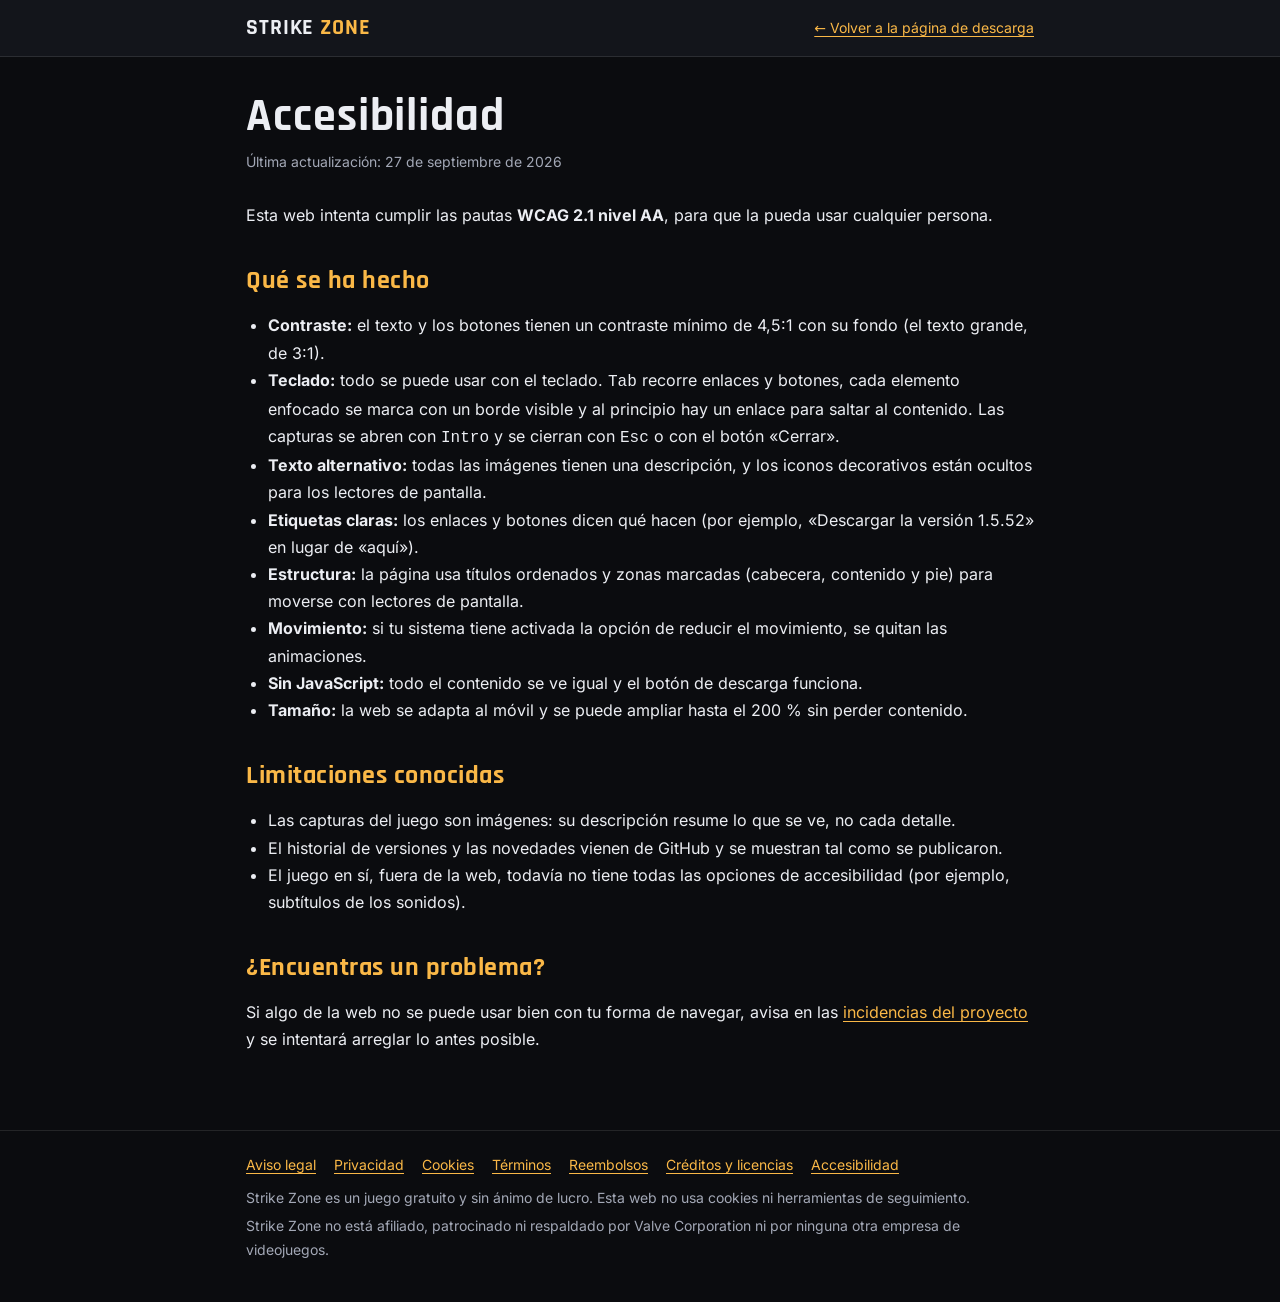
<file: accesibilidad.html>
<!doctype html>
<html lang="es">
<head>
<meta charset="utf-8">
<meta name="viewport" content="width=device-width, initial-scale=1">
<title>Accesibilidad · Strike Zone</title>
<meta name="description" content="Cómo se ha hecho accesible esta web y cómo avisar de problemas.">
<meta name="theme-color" content="#0b0c0f">
<meta name="referrer" content="strict-origin-when-cross-origin">
<link rel="icon" href="data:image/svg+xml,%3Csvg xmlns='http://www.w3.org/2000/svg' viewBox='0 0 64 64'%3E%3Crect width='64' height='64' rx='14' fill='%230b0c0f'/%3E%3Ccircle cx='32' cy='32' r='17' fill='none' stroke='%23fab847' stroke-width='5'/%3E%3Cpath d='M32 6v14M32 44v14M6 32h14M44 32h14' stroke='%23fab847' stroke-width='5' stroke-linecap='round'/%3E%3Ccircle cx='32' cy='32' r='3.5' fill='%23fab847'/%3E%3C/svg%3E">
<link rel="stylesheet" href="site.css">
</head>
<body>
<a class="skip" href="#contenido">Saltar al contenido</a>
<header class="bar">
  <div class="in">
    <a class="brand" href="./">STRIKE <span>ZONE</span></a>
    <a class="back" href="./">← Volver a la página de descarga</a>
  </div>
</header>
<main id="contenido">
<h1>Accesibilidad</h1>
<p class="updated">Última actualización: 27 de septiembre de 2026</p>
<p>Esta web intenta cumplir las pautas <strong>WCAG 2.1 nivel AA</strong>, para que la pueda usar cualquier persona.</p>

<h2>Qué se ha hecho</h2>
<ul>
<li><strong>Contraste:</strong> el texto y los botones tienen un contraste mínimo de 4,5:1 con su fondo (el texto grande, de 3:1).</li>
<li><strong>Teclado:</strong> todo se puede usar con el teclado. <kbd>Tab</kbd> recorre enlaces y botones, cada elemento enfocado se marca con un borde visible y al principio hay un enlace para saltar al contenido. Las capturas se abren con <kbd>Intro</kbd> y se cierran con <kbd>Esc</kbd> o con el botón «Cerrar».</li>
<li><strong>Texto alternativo:</strong> todas las imágenes tienen una descripción, y los iconos decorativos están ocultos para los lectores de pantalla.</li>
<li><strong>Etiquetas claras:</strong> los enlaces y botones dicen qué hacen (por ejemplo, «Descargar la versión 1.5.52» en lugar de «aquí»).</li>
<li><strong>Estructura:</strong> la página usa títulos ordenados y zonas marcadas (cabecera, contenido y pie) para moverse con lectores de pantalla.</li>
<li><strong>Movimiento:</strong> si tu sistema tiene activada la opción de reducir el movimiento, se quitan las animaciones.</li>
<li><strong>Sin JavaScript:</strong> todo el contenido se ve igual y el botón de descarga funciona.</li>
<li><strong>Tamaño:</strong> la web se adapta al móvil y se puede ampliar hasta el 200 % sin perder contenido.</li>
</ul>

<h2>Limitaciones conocidas</h2>
<ul>
<li>Las capturas del juego son imágenes: su descripción resume lo que se ve, no cada detalle.</li>
<li>El historial de versiones y las novedades vienen de GitHub y se muestran tal como se publicaron.</li>
<li>El juego en sí, fuera de la web, todavía no tiene todas las opciones de accesibilidad (por ejemplo, subtítulos de los sonidos).</li>
</ul>

<h2>¿Encuentras un problema?</h2>
<p>Si algo de la web no se puede usar bien con tu forma de navegar, avisa en las <a href="https://github.com/NewZile/arena-fps/issues">incidencias del proyecto</a> y se intentará arreglar lo antes posible.</p>
</main>
<footer class="site">
  <div class="in">
    <nav aria-label="Información legal"><ul><li><a href="aviso-legal.html">Aviso legal</a></li><li><a href="privacidad.html">Privacidad</a></li><li><a href="cookies.html">Cookies</a></li><li><a href="terminos.html">Términos</a></li><li><a href="reembolsos.html">Reembolsos</a></li><li><a href="creditos.html">Créditos y licencias</a></li><li><a href="accesibilidad.html">Accesibilidad</a></li></ul></nav>
    <p>Strike Zone es un juego gratuito y sin ánimo de lucro. Esta web no usa cookies ni herramientas de seguimiento.</p>
    <p>Strike Zone no está afiliado, patrocinado ni respaldado por Valve Corporation ni por ninguna otra empresa de videojuegos.</p>
  </div>
</footer>
</body>
</html>
</file>
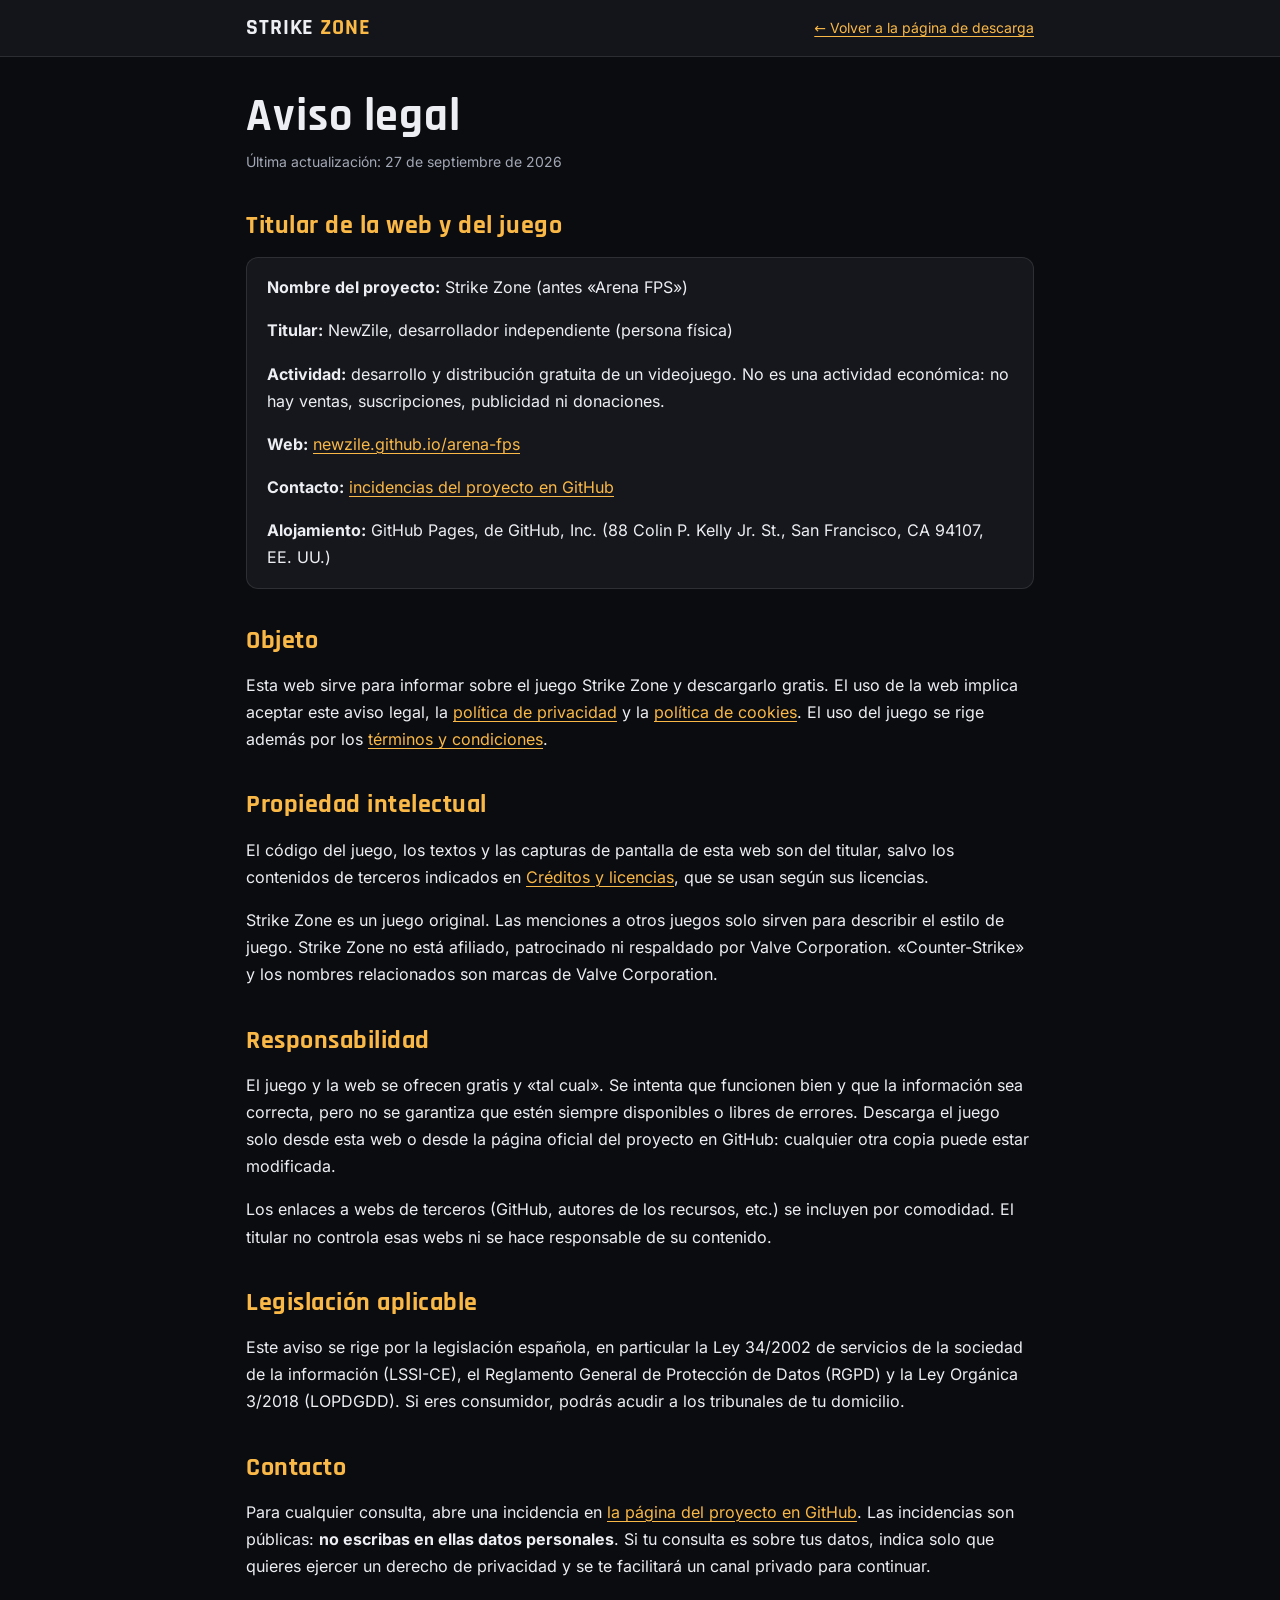
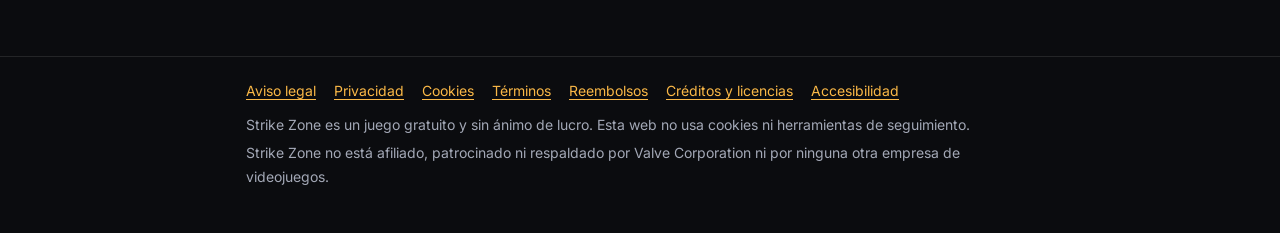
<file: aviso-legal.html>
<!doctype html>
<html lang="es">
<head>
<meta charset="utf-8">
<meta name="viewport" content="width=device-width, initial-scale=1">
<title>Aviso legal · Strike Zone</title>
<meta name="description" content="Datos del titular de Strike Zone y condiciones de uso de esta web.">
<meta name="theme-color" content="#0b0c0f">
<meta name="referrer" content="strict-origin-when-cross-origin">
<link rel="icon" href="data:image/svg+xml,%3Csvg xmlns='http://www.w3.org/2000/svg' viewBox='0 0 64 64'%3E%3Crect width='64' height='64' rx='14' fill='%230b0c0f'/%3E%3Ccircle cx='32' cy='32' r='17' fill='none' stroke='%23fab847' stroke-width='5'/%3E%3Cpath d='M32 6v14M32 44v14M6 32h14M44 32h14' stroke='%23fab847' stroke-width='5' stroke-linecap='round'/%3E%3Ccircle cx='32' cy='32' r='3.5' fill='%23fab847'/%3E%3C/svg%3E">
<link rel="stylesheet" href="site.css">
</head>
<body>
<a class="skip" href="#contenido">Saltar al contenido</a>
<header class="bar">
  <div class="in">
    <a class="brand" href="./">STRIKE <span>ZONE</span></a>
    <a class="back" href="./">← Volver a la página de descarga</a>
  </div>
</header>
<main id="contenido">
<h1>Aviso legal</h1>
<p class="updated">Última actualización: 27 de septiembre de 2026</p>
<h2>Titular de la web y del juego</h2>
<div class="box">
<p><strong>Nombre del proyecto:</strong> Strike Zone (antes «Arena FPS»)</p>
<p><strong>Titular:</strong> NewZile, desarrollador independiente (persona física)</p>
<p><strong>Actividad:</strong> desarrollo y distribución gratuita de un videojuego. No es una actividad económica: no hay ventas, suscripciones, publicidad ni donaciones.</p>
<p><strong>Web:</strong> <a href="https://newzile.github.io/arena-fps/">newzile.github.io/arena-fps</a></p>
<p><strong>Contacto:</strong> <a href="https://github.com/NewZile/arena-fps/issues">incidencias del proyecto en GitHub</a></p>
<p><strong>Alojamiento:</strong> GitHub Pages, de GitHub, Inc. (88 Colin P. Kelly Jr. St., San Francisco, CA 94107, EE. UU.)</p>
</div>

<h2>Objeto</h2>
<p>Esta web sirve para informar sobre el juego Strike Zone y descargarlo gratis. El uso de la web implica aceptar este aviso legal, la <a href="privacidad.html">política de privacidad</a> y la <a href="cookies.html">política de cookies</a>. El uso del juego se rige además por los <a href="terminos.html">términos y condiciones</a>.</p>

<h2>Propiedad intelectual</h2>
<p>El código del juego, los textos y las capturas de pantalla de esta web son del titular, salvo los contenidos de terceros indicados en <a href="creditos.html">Créditos y licencias</a>, que se usan según sus licencias.</p>
<p>Strike Zone es un juego original. Las menciones a otros juegos solo sirven para describir el estilo de juego. Strike Zone no está afiliado, patrocinado ni respaldado por Valve Corporation. «Counter-Strike» y los nombres relacionados son marcas de Valve Corporation.</p>

<h2>Responsabilidad</h2>
<p>El juego y la web se ofrecen gratis y «tal cual». Se intenta que funcionen bien y que la información sea correcta, pero no se garantiza que estén siempre disponibles o libres de errores. Descarga el juego solo desde esta web o desde la página oficial del proyecto en GitHub: cualquier otra copia puede estar modificada.</p>
<p>Los enlaces a webs de terceros (GitHub, autores de los recursos, etc.) se incluyen por comodidad. El titular no controla esas webs ni se hace responsable de su contenido.</p>

<h2>Legislación aplicable</h2>
<p>Este aviso se rige por la legislación española, en particular la Ley 34/2002 de servicios de la sociedad de la información (LSSI-CE), el Reglamento General de Protección de Datos (RGPD) y la Ley Orgánica 3/2018 (LOPDGDD). Si eres consumidor, podrás acudir a los tribunales de tu domicilio.</p>

<h2>Contacto</h2>
<p>Para cualquier consulta, abre una incidencia en <a href="https://github.com/NewZile/arena-fps/issues">la página del proyecto en GitHub</a>. Las incidencias son públicas: <strong>no escribas en ellas datos personales</strong>. Si tu consulta es sobre tus datos, indica solo que quieres ejercer un derecho de privacidad y se te facilitará un canal privado para continuar.</p>
</main>
<footer class="site">
  <div class="in">
    <nav aria-label="Información legal"><ul><li><a href="aviso-legal.html">Aviso legal</a></li><li><a href="privacidad.html">Privacidad</a></li><li><a href="cookies.html">Cookies</a></li><li><a href="terminos.html">Términos</a></li><li><a href="reembolsos.html">Reembolsos</a></li><li><a href="creditos.html">Créditos y licencias</a></li><li><a href="accesibilidad.html">Accesibilidad</a></li></ul></nav>
    <p>Strike Zone es un juego gratuito y sin ánimo de lucro. Esta web no usa cookies ni herramientas de seguimiento.</p>
    <p>Strike Zone no está afiliado, patrocinado ni respaldado por Valve Corporation ni por ninguna otra empresa de videojuegos.</p>
  </div>
</footer>
</body>
</html>
</file>
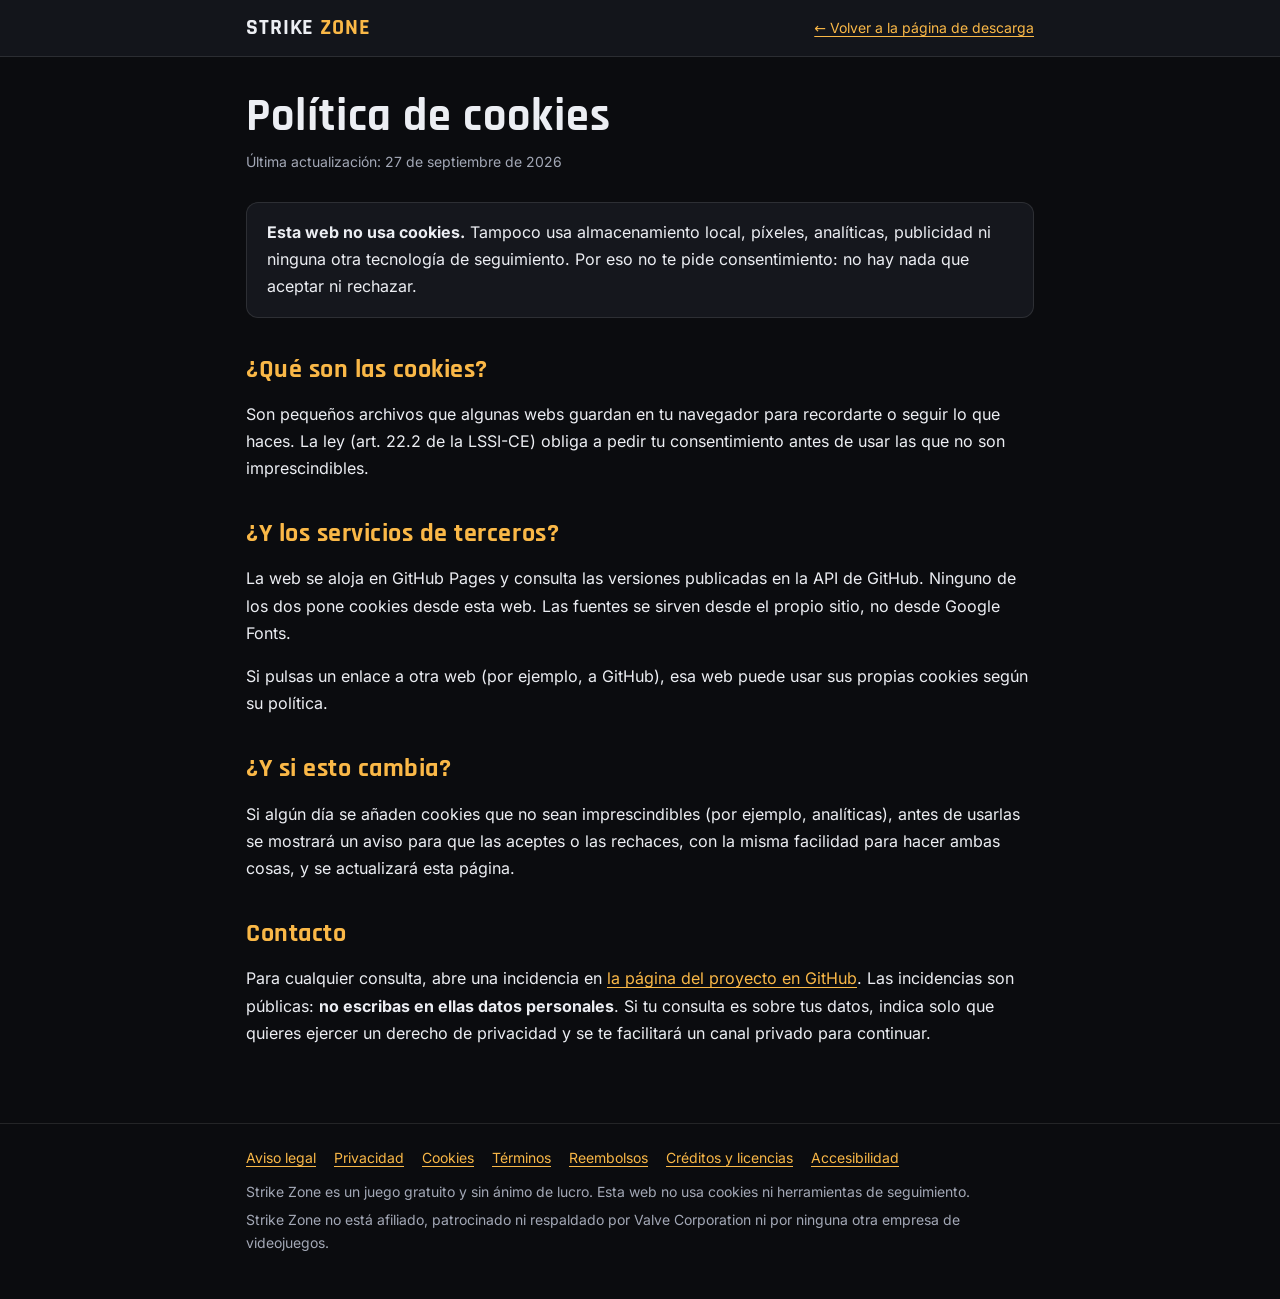
<file: cookies.html>
<!doctype html>
<html lang="es">
<head>
<meta charset="utf-8">
<meta name="viewport" content="width=device-width, initial-scale=1">
<title>Política de cookies · Strike Zone</title>
<meta name="description" content="Esta web no usa cookies ni tecnologías de seguimiento.">
<meta name="theme-color" content="#0b0c0f">
<meta name="referrer" content="strict-origin-when-cross-origin">
<link rel="icon" href="data:image/svg+xml,%3Csvg xmlns='http://www.w3.org/2000/svg' viewBox='0 0 64 64'%3E%3Crect width='64' height='64' rx='14' fill='%230b0c0f'/%3E%3Ccircle cx='32' cy='32' r='17' fill='none' stroke='%23fab847' stroke-width='5'/%3E%3Cpath d='M32 6v14M32 44v14M6 32h14M44 32h14' stroke='%23fab847' stroke-width='5' stroke-linecap='round'/%3E%3Ccircle cx='32' cy='32' r='3.5' fill='%23fab847'/%3E%3C/svg%3E">
<link rel="stylesheet" href="site.css">
</head>
<body>
<a class="skip" href="#contenido">Saltar al contenido</a>
<header class="bar">
  <div class="in">
    <a class="brand" href="./">STRIKE <span>ZONE</span></a>
    <a class="back" href="./">← Volver a la página de descarga</a>
  </div>
</header>
<main id="contenido">
<h1>Política de cookies</h1>
<p class="updated">Última actualización: 27 de septiembre de 2026</p>
<div class="box">
<p><strong>Esta web no usa cookies.</strong> Tampoco usa almacenamiento local, píxeles, analíticas, publicidad ni ninguna otra tecnología de seguimiento. Por eso no te pide consentimiento: no hay nada que aceptar ni rechazar.</p>
</div>

<h2>¿Qué son las cookies?</h2>
<p>Son pequeños archivos que algunas webs guardan en tu navegador para recordarte o seguir lo que haces. La ley (art. 22.2 de la LSSI-CE) obliga a pedir tu consentimiento antes de usar las que no son imprescindibles.</p>

<h2>¿Y los servicios de terceros?</h2>
<p>La web se aloja en GitHub Pages y consulta las versiones publicadas en la API de GitHub. Ninguno de los dos pone cookies desde esta web. Las fuentes se sirven desde el propio sitio, no desde Google Fonts.</p>
<p>Si pulsas un enlace a otra web (por ejemplo, a GitHub), esa web puede usar sus propias cookies según su política.</p>

<h2>¿Y si esto cambia?</h2>
<p>Si algún día se añaden cookies que no sean imprescindibles (por ejemplo, analíticas), antes de usarlas se mostrará un aviso para que las aceptes o las rechaces, con la misma facilidad para hacer ambas cosas, y se actualizará esta página.</p>

<h2>Contacto</h2>
<p>Para cualquier consulta, abre una incidencia en <a href="https://github.com/NewZile/arena-fps/issues">la página del proyecto en GitHub</a>. Las incidencias son públicas: <strong>no escribas en ellas datos personales</strong>. Si tu consulta es sobre tus datos, indica solo que quieres ejercer un derecho de privacidad y se te facilitará un canal privado para continuar.</p>
</main>
<footer class="site">
  <div class="in">
    <nav aria-label="Información legal"><ul><li><a href="aviso-legal.html">Aviso legal</a></li><li><a href="privacidad.html">Privacidad</a></li><li><a href="cookies.html">Cookies</a></li><li><a href="terminos.html">Términos</a></li><li><a href="reembolsos.html">Reembolsos</a></li><li><a href="creditos.html">Créditos y licencias</a></li><li><a href="accesibilidad.html">Accesibilidad</a></li></ul></nav>
    <p>Strike Zone es un juego gratuito y sin ánimo de lucro. Esta web no usa cookies ni herramientas de seguimiento.</p>
    <p>Strike Zone no está afiliado, patrocinado ni respaldado por Valve Corporation ni por ninguna otra empresa de videojuegos.</p>
  </div>
</footer>
</body>
</html>
</file>
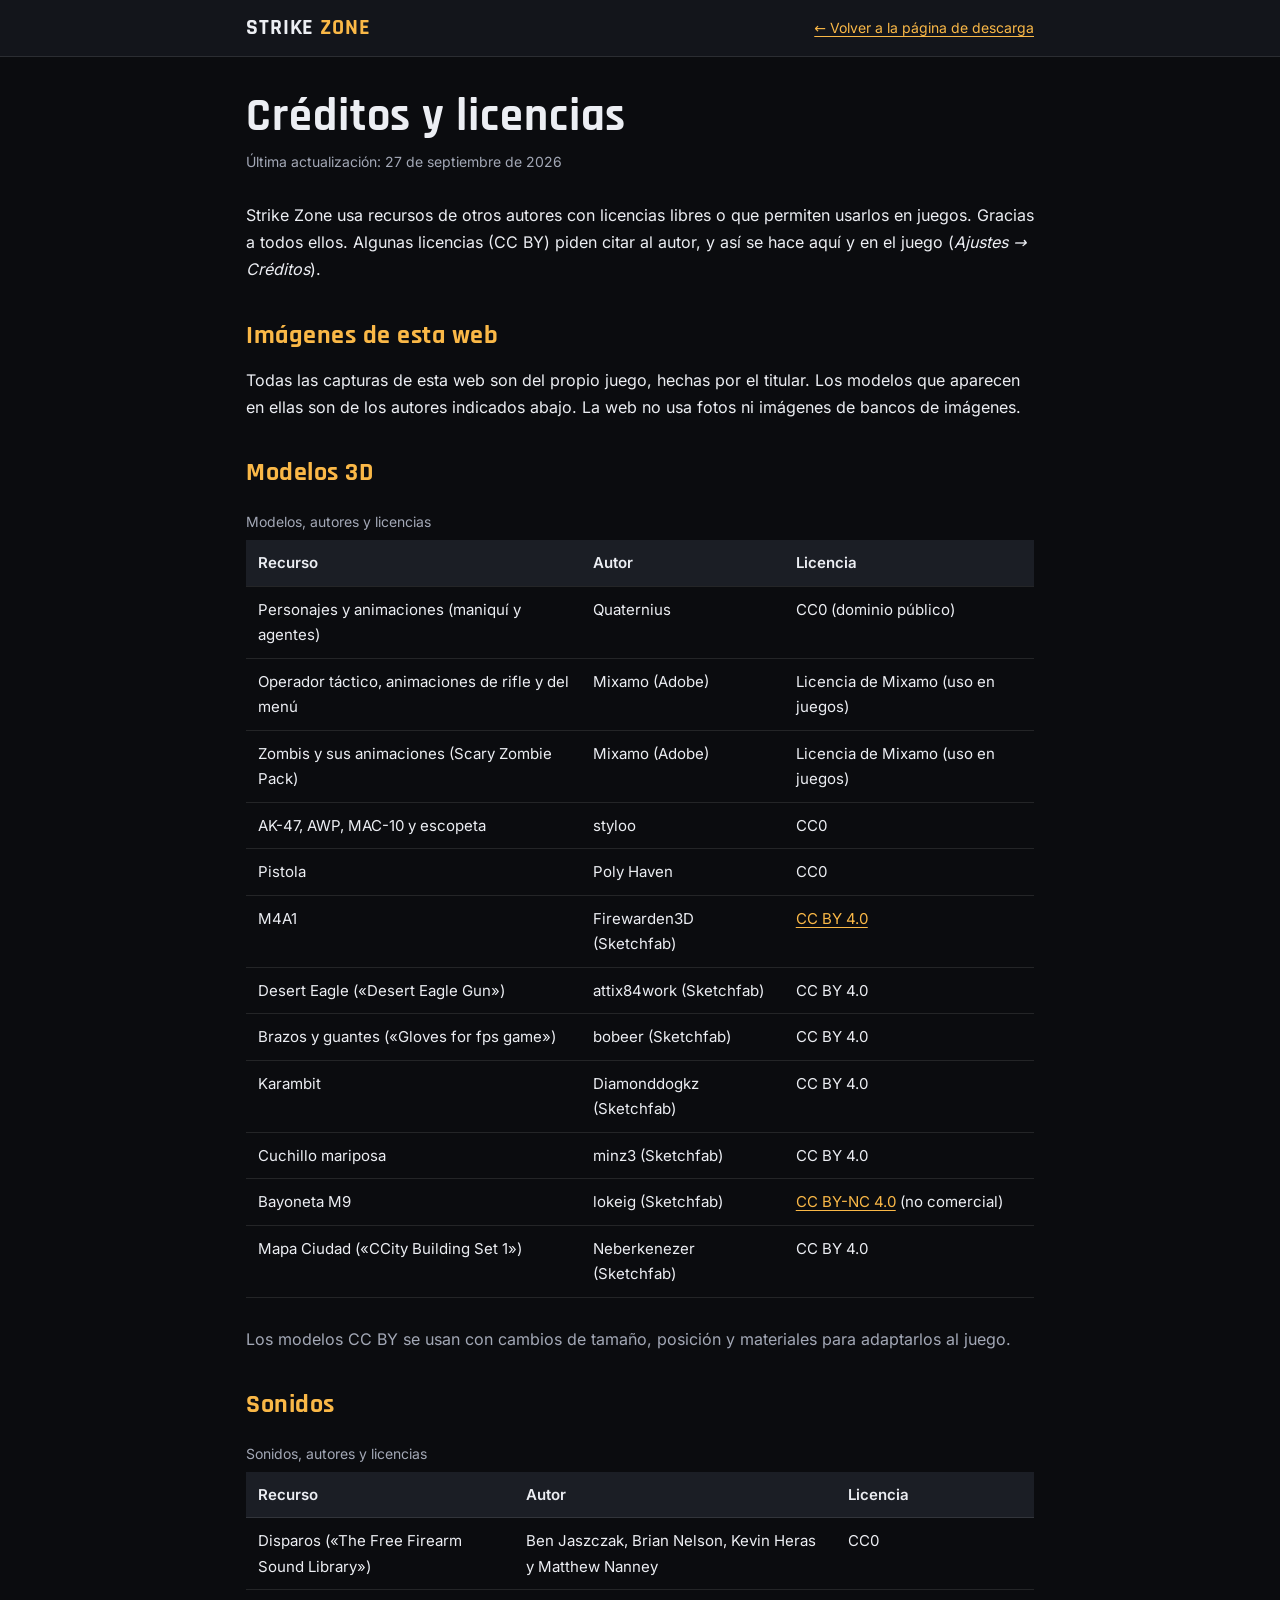
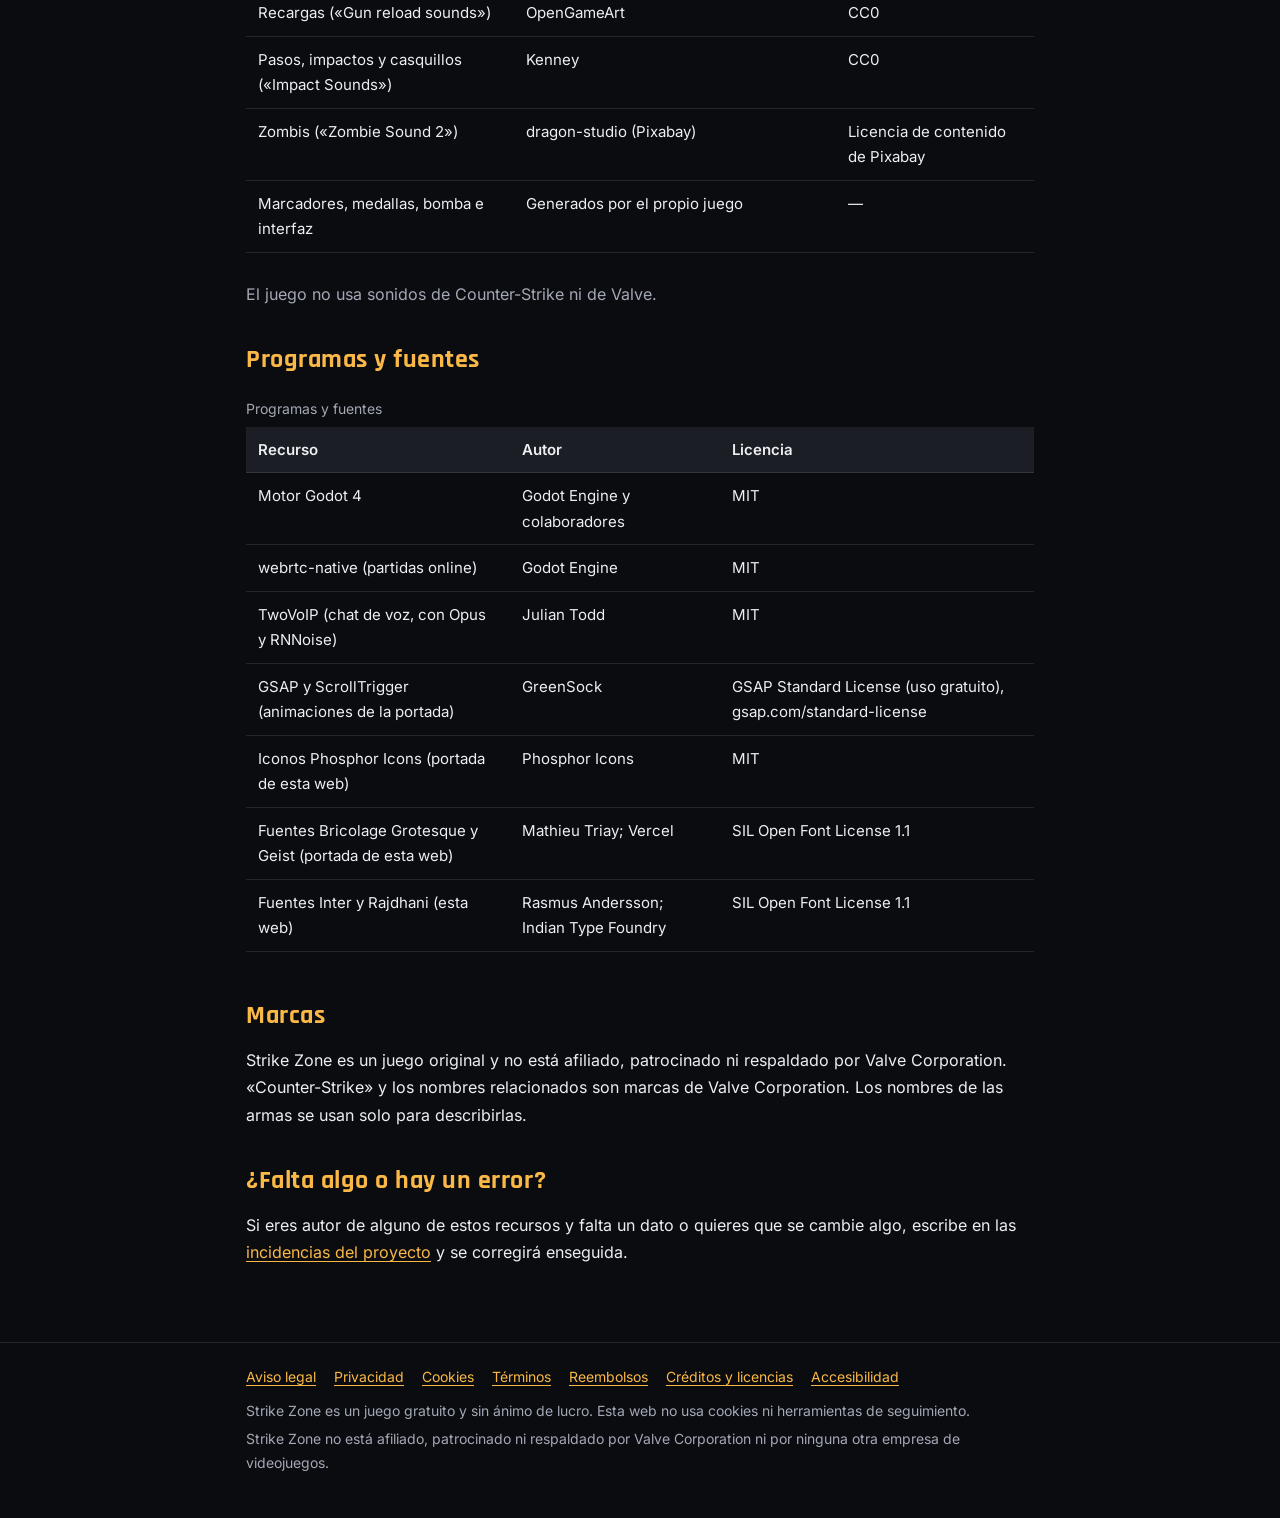
<file: creditos.html>
<!doctype html>
<html lang="es">
<head>
<meta charset="utf-8">
<meta name="viewport" content="width=device-width, initial-scale=1">
<title>Créditos y licencias · Strike Zone</title>
<meta name="description" content="Autores y licencias de los modelos, sonidos, fuentes e imágenes de Strike Zone.">
<meta name="theme-color" content="#0b0c0f">
<meta name="referrer" content="strict-origin-when-cross-origin">
<link rel="icon" href="data:image/svg+xml,%3Csvg xmlns='http://www.w3.org/2000/svg' viewBox='0 0 64 64'%3E%3Crect width='64' height='64' rx='14' fill='%230b0c0f'/%3E%3Ccircle cx='32' cy='32' r='17' fill='none' stroke='%23fab847' stroke-width='5'/%3E%3Cpath d='M32 6v14M32 44v14M6 32h14M44 32h14' stroke='%23fab847' stroke-width='5' stroke-linecap='round'/%3E%3Ccircle cx='32' cy='32' r='3.5' fill='%23fab847'/%3E%3C/svg%3E">
<link rel="stylesheet" href="site.css">
</head>
<body>
<a class="skip" href="#contenido">Saltar al contenido</a>
<header class="bar">
  <div class="in">
    <a class="brand" href="./">STRIKE <span>ZONE</span></a>
    <a class="back" href="./">← Volver a la página de descarga</a>
  </div>
</header>
<main id="contenido">
<h1>Créditos y licencias</h1>
<p class="updated">Última actualización: 27 de septiembre de 2026</p>
<p>Strike Zone usa recursos de otros autores con licencias libres o que permiten usarlos en juegos. Gracias a todos ellos. Algunas licencias (CC BY) piden citar al autor, y así se hace aquí y en el juego (<em>Ajustes → Créditos</em>).</p>

<h2>Imágenes de esta web</h2>
<p>Todas las capturas de esta web son del propio juego, hechas por el titular. Los modelos que aparecen en ellas son de los autores indicados abajo. La web no usa fotos ni imágenes de bancos de imágenes.</p>

<h2>Modelos 3D</h2>
<div class="table-wrap"><table>
<caption>Modelos, autores y licencias</caption>
<thead><tr><th scope="col">Recurso</th><th scope="col">Autor</th><th scope="col">Licencia</th></tr></thead>
<tbody>
<tr><td>Personajes y animaciones (maniquí y agentes)</td><td>Quaternius</td><td>CC0 (dominio público)</td></tr>
<tr><td>Operador táctico, animaciones de rifle y del menú</td><td>Mixamo (Adobe)</td><td>Licencia de Mixamo (uso en juegos)</td></tr>
<tr><td>Zombis y sus animaciones (Scary Zombie Pack)</td><td>Mixamo (Adobe)</td><td>Licencia de Mixamo (uso en juegos)</td></tr>
<tr><td>AK-47, AWP, MAC-10 y escopeta</td><td>styloo</td><td>CC0</td></tr>
<tr><td>Pistola</td><td>Poly Haven</td><td>CC0</td></tr>
<tr><td>M4A1</td><td>Firewarden3D (Sketchfab)</td><td><a href="https://creativecommons.org/licenses/by/4.0/deed.es">CC BY 4.0</a></td></tr>
<tr><td>Desert Eagle («Desert Eagle Gun»)</td><td>attix84work (Sketchfab)</td><td>CC BY 4.0</td></tr>
<tr><td>Brazos y guantes («Gloves for fps game»)</td><td>bobeer (Sketchfab)</td><td>CC BY 4.0</td></tr>
<tr><td>Karambit</td><td>Diamonddogkz (Sketchfab)</td><td>CC BY 4.0</td></tr>
<tr><td>Cuchillo mariposa</td><td>minz3 (Sketchfab)</td><td>CC BY 4.0</td></tr>
<tr><td>Bayoneta M9</td><td>lokeig (Sketchfab)</td><td><a href="https://creativecommons.org/licenses/by-nc/4.0/deed.es">CC BY-NC 4.0</a> (no comercial)</td></tr>
<tr><td>Mapa Ciudad («CCity Building Set 1»)</td><td>Neberkenezer (Sketchfab)</td><td>CC BY 4.0</td></tr>
</tbody></table></div>
<p class="dim">Los modelos CC BY se usan con cambios de tamaño, posición y materiales para adaptarlos al juego.</p>

<h2>Sonidos</h2>
<div class="table-wrap"><table>
<caption>Sonidos, autores y licencias</caption>
<thead><tr><th scope="col">Recurso</th><th scope="col">Autor</th><th scope="col">Licencia</th></tr></thead>
<tbody>
<tr><td>Disparos («The Free Firearm Sound Library»)</td><td>Ben Jaszczak, Brian Nelson, Kevin Heras y Matthew Nanney</td><td>CC0</td></tr>
<tr><td>Recargas («Gun reload sounds»)</td><td>OpenGameArt</td><td>CC0</td></tr>
<tr><td>Pasos, impactos y casquillos («Impact Sounds»)</td><td>Kenney</td><td>CC0</td></tr>
<tr><td>Zombis («Zombie Sound 2»)</td><td>dragon-studio (Pixabay)</td><td>Licencia de contenido de Pixabay</td></tr>
<tr><td>Marcadores, medallas, bomba e interfaz</td><td>Generados por el propio juego</td><td>—</td></tr>
</tbody></table></div>
<p class="dim">El juego no usa sonidos de Counter-Strike ni de Valve.</p>

<h2>Programas y fuentes</h2>
<div class="table-wrap"><table>
<caption>Programas y fuentes</caption>
<thead><tr><th scope="col">Recurso</th><th scope="col">Autor</th><th scope="col">Licencia</th></tr></thead>
<tbody>
<tr><td>Motor Godot 4</td><td>Godot Engine y colaboradores</td><td>MIT</td></tr>
<tr><td>webrtc-native (partidas online)</td><td>Godot Engine</td><td>MIT</td></tr>
<tr><td>TwoVoIP (chat de voz, con Opus y RNNoise)</td><td>Julian Todd</td><td>MIT</td></tr>
<tr><td>GSAP y ScrollTrigger (animaciones de la portada)</td><td>GreenSock</td><td>GSAP Standard License (uso gratuito), gsap.com/standard-license</td></tr>
<tr><td>Iconos Phosphor Icons (portada de esta web)</td><td>Phosphor Icons</td><td>MIT</td></tr>
<tr><td>Fuentes Bricolage Grotesque y Geist (portada de esta web)</td><td>Mathieu Triay; Vercel</td><td>SIL Open Font License 1.1</td></tr>
<tr><td>Fuentes Inter y Rajdhani (esta web)</td><td>Rasmus Andersson; Indian Type Foundry</td><td>SIL Open Font License 1.1</td></tr>
</tbody></table></div>

<h2>Marcas</h2>
<p>Strike Zone es un juego original y no está afiliado, patrocinado ni respaldado por Valve Corporation. «Counter-Strike» y los nombres relacionados son marcas de Valve Corporation. Los nombres de las armas se usan solo para describirlas.</p>

<h2>¿Falta algo o hay un error?</h2>
<p>Si eres autor de alguno de estos recursos y falta un dato o quieres que se cambie algo, escribe en las <a href="https://github.com/NewZile/arena-fps/issues">incidencias del proyecto</a> y se corregirá enseguida.</p>
</main>
<footer class="site">
  <div class="in">
    <nav aria-label="Información legal"><ul><li><a href="aviso-legal.html">Aviso legal</a></li><li><a href="privacidad.html">Privacidad</a></li><li><a href="cookies.html">Cookies</a></li><li><a href="terminos.html">Términos</a></li><li><a href="reembolsos.html">Reembolsos</a></li><li><a href="creditos.html">Créditos y licencias</a></li><li><a href="accesibilidad.html">Accesibilidad</a></li></ul></nav>
    <p>Strike Zone es un juego gratuito y sin ánimo de lucro. Esta web no usa cookies ni herramientas de seguimiento.</p>
    <p>Strike Zone no está afiliado, patrocinado ni respaldado por Valve Corporation ni por ninguna otra empresa de videojuegos.</p>
  </div>
</footer>
</body>
</html>
</file>
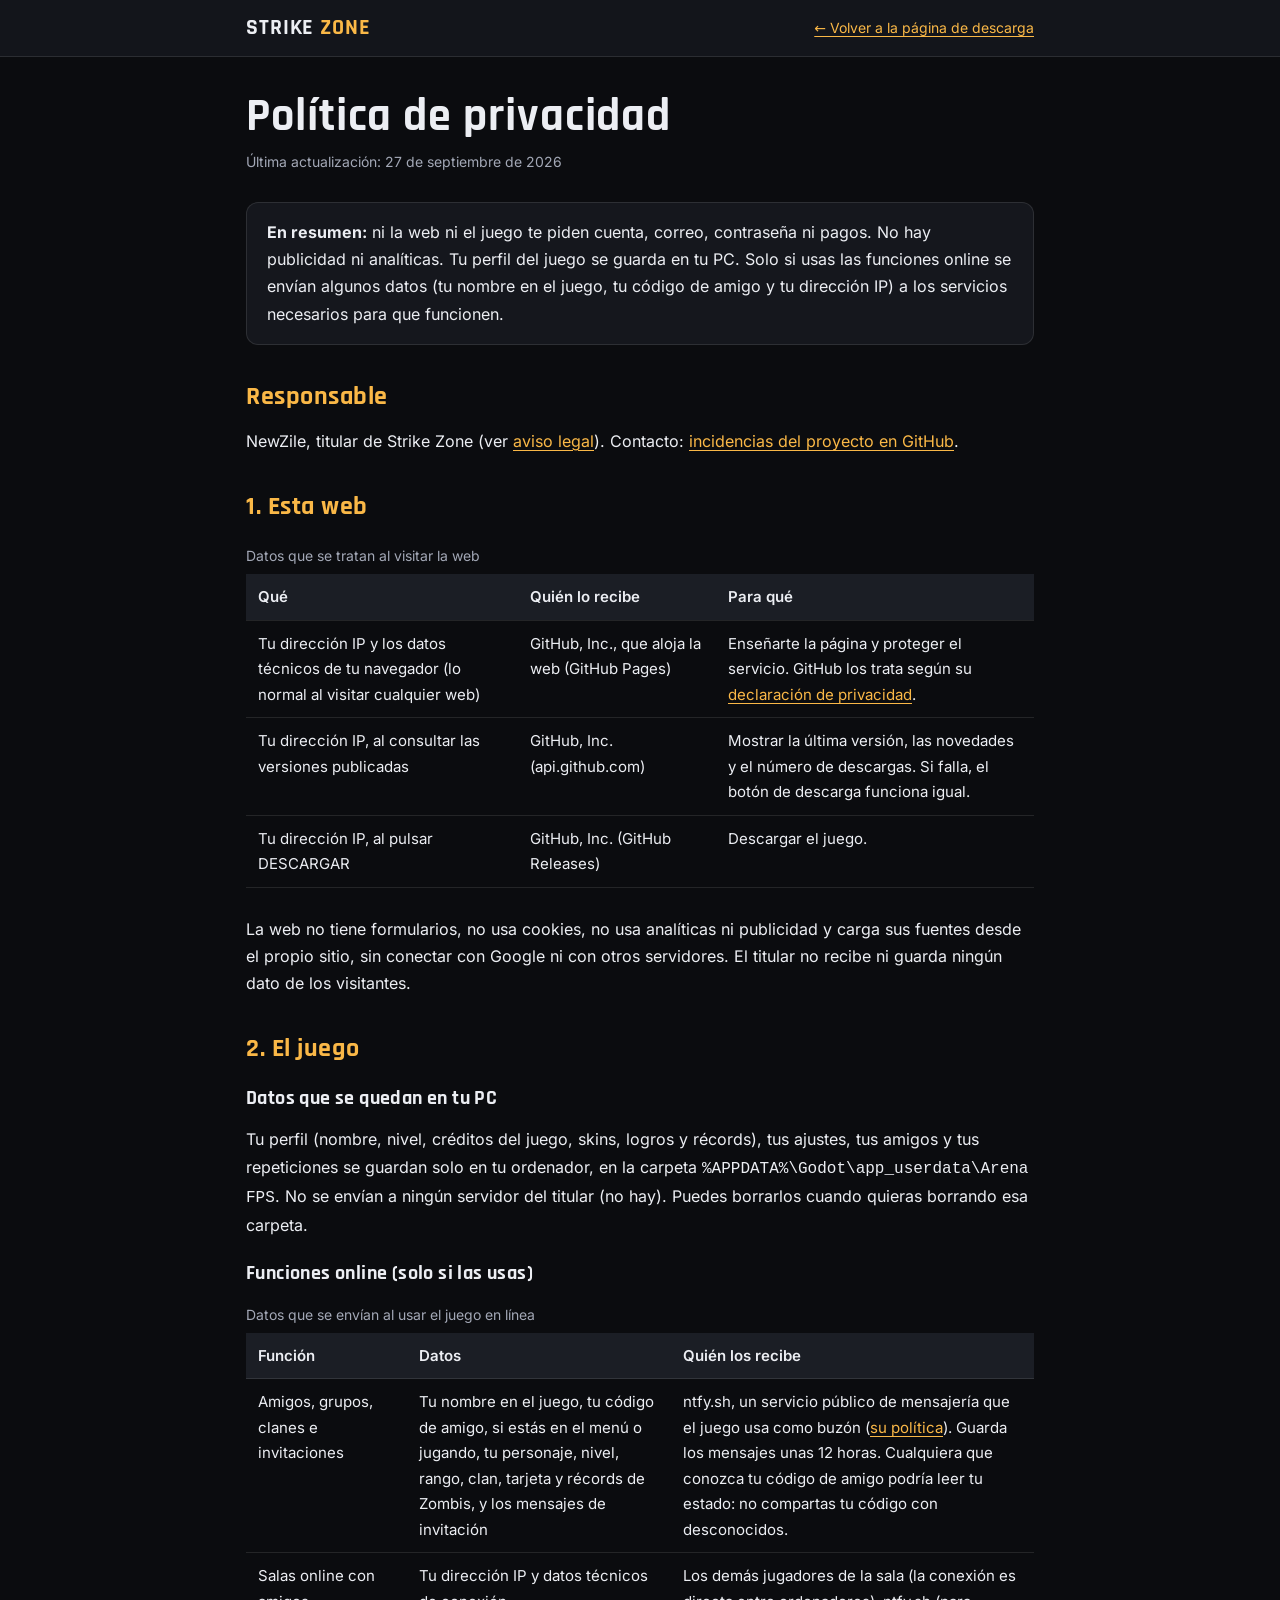
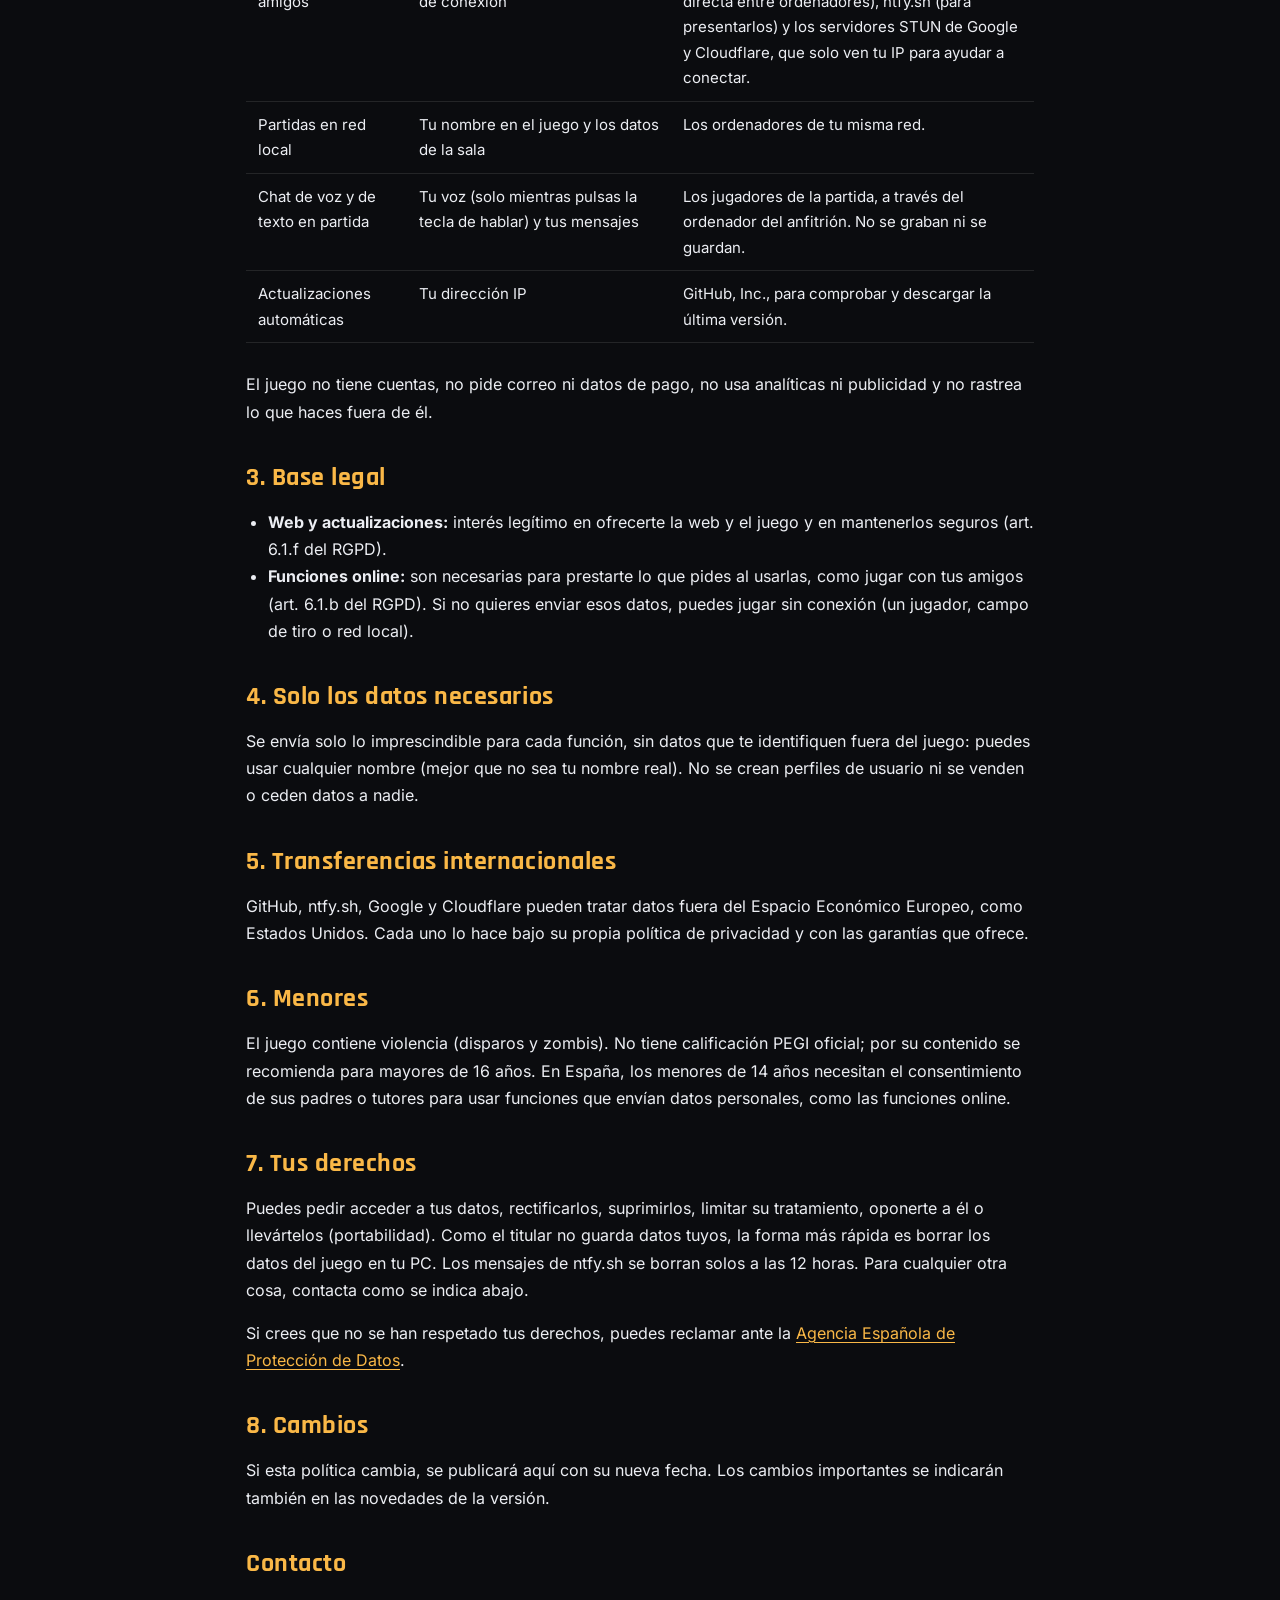
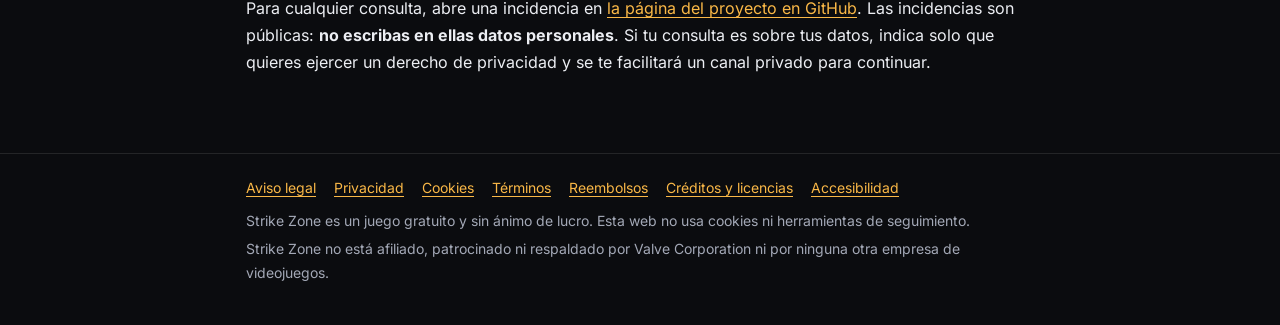
<file: privacidad.html>
<!doctype html>
<html lang="es">
<head>
<meta charset="utf-8">
<meta name="viewport" content="width=device-width, initial-scale=1">
<title>Política de privacidad · Strike Zone</title>
<meta name="description" content="Qué datos tratan la web y el juego Strike Zone, para qué y cuáles son tus derechos.">
<meta name="theme-color" content="#0b0c0f">
<meta name="referrer" content="strict-origin-when-cross-origin">
<link rel="icon" href="data:image/svg+xml,%3Csvg xmlns='http://www.w3.org/2000/svg' viewBox='0 0 64 64'%3E%3Crect width='64' height='64' rx='14' fill='%230b0c0f'/%3E%3Ccircle cx='32' cy='32' r='17' fill='none' stroke='%23fab847' stroke-width='5'/%3E%3Cpath d='M32 6v14M32 44v14M6 32h14M44 32h14' stroke='%23fab847' stroke-width='5' stroke-linecap='round'/%3E%3Ccircle cx='32' cy='32' r='3.5' fill='%23fab847'/%3E%3C/svg%3E">
<link rel="stylesheet" href="site.css">
</head>
<body>
<a class="skip" href="#contenido">Saltar al contenido</a>
<header class="bar">
  <div class="in">
    <a class="brand" href="./">STRIKE <span>ZONE</span></a>
    <a class="back" href="./">← Volver a la página de descarga</a>
  </div>
</header>
<main id="contenido">
<h1>Política de privacidad</h1>
<p class="updated">Última actualización: 27 de septiembre de 2026</p>
<div class="box">
<p><strong>En resumen:</strong> ni la web ni el juego te piden cuenta, correo, contraseña ni pagos. No hay publicidad ni analíticas. Tu perfil del juego se guarda en tu PC. Solo si usas las funciones online se envían algunos datos (tu nombre en el juego, tu código de amigo y tu dirección IP) a los servicios necesarios para que funcionen.</p>
</div>

<h2>Responsable</h2>
<p>NewZile, titular de Strike Zone (ver <a href="aviso-legal.html">aviso legal</a>). Contacto: <a href="https://github.com/NewZile/arena-fps/issues">incidencias del proyecto en GitHub</a>.</p>

<h2>1. Esta web</h2>
<div class="table-wrap"><table>
<caption>Datos que se tratan al visitar la web</caption>
<thead><tr><th scope="col">Qué</th><th scope="col">Quién lo recibe</th><th scope="col">Para qué</th></tr></thead>
<tbody>
<tr><td>Tu dirección IP y los datos técnicos de tu navegador (lo normal al visitar cualquier web)</td><td>GitHub, Inc., que aloja la web (GitHub Pages)</td><td>Enseñarte la página y proteger el servicio. GitHub los trata según su <a href="https://docs.github.com/es/site-policy/privacy-policies/github-general-privacy-statement">declaración de privacidad</a>.</td></tr>
<tr><td>Tu dirección IP, al consultar las versiones publicadas</td><td>GitHub, Inc. (api.github.com)</td><td>Mostrar la última versión, las novedades y el número de descargas. Si falla, el botón de descarga funciona igual.</td></tr>
<tr><td>Tu dirección IP, al pulsar DESCARGAR</td><td>GitHub, Inc. (GitHub Releases)</td><td>Descargar el juego.</td></tr>
</tbody></table></div>
<p>La web no tiene formularios, no usa cookies, no usa analíticas ni publicidad y carga sus fuentes desde el propio sitio, sin conectar con Google ni con otros servidores. El titular no recibe ni guarda ningún dato de los visitantes.</p>

<h2>2. El juego</h2>
<h3>Datos que se quedan en tu PC</h3>
<p>Tu perfil (nombre, nivel, créditos del juego, skins, logros y récords), tus ajustes, tus amigos y tus repeticiones se guardan solo en tu ordenador, en la carpeta <code>%APPDATA%\Godot\app_userdata\Arena FPS</code>. No se envían a ningún servidor del titular (no hay). Puedes borrarlos cuando quieras borrando esa carpeta.</p>

<h3>Funciones online (solo si las usas)</h3>
<div class="table-wrap"><table>
<caption>Datos que se envían al usar el juego en línea</caption>
<thead><tr><th scope="col">Función</th><th scope="col">Datos</th><th scope="col">Quién los recibe</th></tr></thead>
<tbody>
<tr><td>Amigos, grupos, clanes e invitaciones</td><td>Tu nombre en el juego, tu código de amigo, si estás en el menú o jugando, tu personaje, nivel, rango, clan, tarjeta y récords de Zombis, y los mensajes de invitación</td><td>ntfy.sh, un servicio público de mensajería que el juego usa como buzón (<a href="https://docs.ntfy.sh/privacy/">su política</a>). Guarda los mensajes unas 12 horas. Cualquiera que conozca tu código de amigo podría leer tu estado: no compartas tu código con desconocidos.</td></tr>
<tr><td>Salas online con amigos</td><td>Tu dirección IP y datos técnicos de conexión</td><td>Los demás jugadores de la sala (la conexión es directa entre ordenadores), ntfy.sh (para presentarlos) y los servidores STUN de Google y Cloudflare, que solo ven tu IP para ayudar a conectar.</td></tr>
<tr><td>Partidas en red local</td><td>Tu nombre en el juego y los datos de la sala</td><td>Los ordenadores de tu misma red.</td></tr>
<tr><td>Chat de voz y de texto en partida</td><td>Tu voz (solo mientras pulsas la tecla de hablar) y tus mensajes</td><td>Los jugadores de la partida, a través del ordenador del anfitrión. No se graban ni se guardan.</td></tr>
<tr><td>Actualizaciones automáticas</td><td>Tu dirección IP</td><td>GitHub, Inc., para comprobar y descargar la última versión.</td></tr>
</tbody></table></div>
<p>El juego no tiene cuentas, no pide correo ni datos de pago, no usa analíticas ni publicidad y no rastrea lo que haces fuera de él.</p>

<h2>3. Base legal</h2>
<ul>
<li><strong>Web y actualizaciones:</strong> interés legítimo en ofrecerte la web y el juego y en mantenerlos seguros (art. 6.1.f del RGPD).</li>
<li><strong>Funciones online:</strong> son necesarias para prestarte lo que pides al usarlas, como jugar con tus amigos (art. 6.1.b del RGPD). Si no quieres enviar esos datos, puedes jugar sin conexión (un jugador, campo de tiro o red local).</li>
</ul>

<h2>4. Solo los datos necesarios</h2>
<p>Se envía solo lo imprescindible para cada función, sin datos que te identifiquen fuera del juego: puedes usar cualquier nombre (mejor que no sea tu nombre real). No se crean perfiles de usuario ni se venden o ceden datos a nadie.</p>

<h2>5. Transferencias internacionales</h2>
<p>GitHub, ntfy.sh, Google y Cloudflare pueden tratar datos fuera del Espacio Económico Europeo, como Estados Unidos. Cada uno lo hace bajo su propia política de privacidad y con las garantías que ofrece.</p>

<h2>6. Menores</h2>
<p>El juego contiene violencia (disparos y zombis). No tiene calificación PEGI oficial; por su contenido se recomienda para mayores de 16 años. En España, los menores de 14 años necesitan el consentimiento de sus padres o tutores para usar funciones que envían datos personales, como las funciones online.</p>

<h2>7. Tus derechos</h2>
<p>Puedes pedir acceder a tus datos, rectificarlos, suprimirlos, limitar su tratamiento, oponerte a él o llevártelos (portabilidad). Como el titular no guarda datos tuyos, la forma más rápida es borrar los datos del juego en tu PC. Los mensajes de ntfy.sh se borran solos a las 12 horas. Para cualquier otra cosa, contacta como se indica abajo.</p>
<p>Si crees que no se han respetado tus derechos, puedes reclamar ante la <a href="https://www.aepd.es/">Agencia Española de Protección de Datos</a>.</p>

<h2>8. Cambios</h2>
<p>Si esta política cambia, se publicará aquí con su nueva fecha. Los cambios importantes se indicarán también en las novedades de la versión.</p>

<h2>Contacto</h2>
<p>Para cualquier consulta, abre una incidencia en <a href="https://github.com/NewZile/arena-fps/issues">la página del proyecto en GitHub</a>. Las incidencias son públicas: <strong>no escribas en ellas datos personales</strong>. Si tu consulta es sobre tus datos, indica solo que quieres ejercer un derecho de privacidad y se te facilitará un canal privado para continuar.</p>
</main>
<footer class="site">
  <div class="in">
    <nav aria-label="Información legal"><ul><li><a href="aviso-legal.html">Aviso legal</a></li><li><a href="privacidad.html">Privacidad</a></li><li><a href="cookies.html">Cookies</a></li><li><a href="terminos.html">Términos</a></li><li><a href="reembolsos.html">Reembolsos</a></li><li><a href="creditos.html">Créditos y licencias</a></li><li><a href="accesibilidad.html">Accesibilidad</a></li></ul></nav>
    <p>Strike Zone es un juego gratuito y sin ánimo de lucro. Esta web no usa cookies ni herramientas de seguimiento.</p>
    <p>Strike Zone no está afiliado, patrocinado ni respaldado por Valve Corporation ni por ninguna otra empresa de videojuegos.</p>
  </div>
</footer>
</body>
</html>
</file>
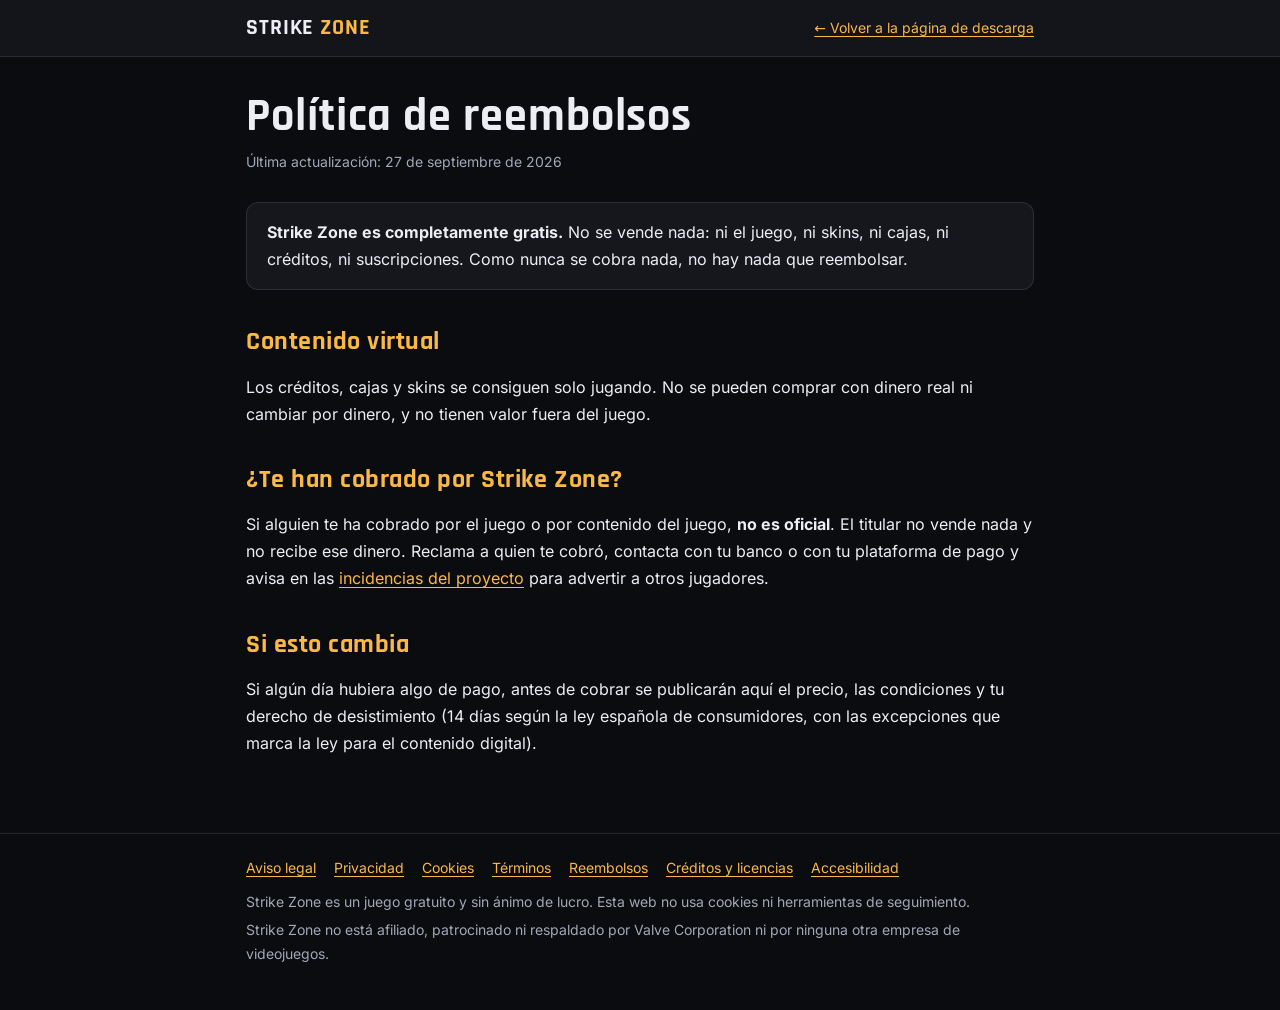
<file: reembolsos.html>
<!doctype html>
<html lang="es">
<head>
<meta charset="utf-8">
<meta name="viewport" content="width=device-width, initial-scale=1">
<title>Política de reembolsos · Strike Zone</title>
<meta name="description" content="Strike Zone es gratis: no hay compras ni cobros.">
<meta name="theme-color" content="#0b0c0f">
<meta name="referrer" content="strict-origin-when-cross-origin">
<link rel="icon" href="data:image/svg+xml,%3Csvg xmlns='http://www.w3.org/2000/svg' viewBox='0 0 64 64'%3E%3Crect width='64' height='64' rx='14' fill='%230b0c0f'/%3E%3Ccircle cx='32' cy='32' r='17' fill='none' stroke='%23fab847' stroke-width='5'/%3E%3Cpath d='M32 6v14M32 44v14M6 32h14M44 32h14' stroke='%23fab847' stroke-width='5' stroke-linecap='round'/%3E%3Ccircle cx='32' cy='32' r='3.5' fill='%23fab847'/%3E%3C/svg%3E">
<link rel="stylesheet" href="site.css">
</head>
<body>
<a class="skip" href="#contenido">Saltar al contenido</a>
<header class="bar">
  <div class="in">
    <a class="brand" href="./">STRIKE <span>ZONE</span></a>
    <a class="back" href="./">← Volver a la página de descarga</a>
  </div>
</header>
<main id="contenido">
<h1>Política de reembolsos</h1>
<p class="updated">Última actualización: 27 de septiembre de 2026</p>
<div class="box">
<p><strong>Strike Zone es completamente gratis.</strong> No se vende nada: ni el juego, ni skins, ni cajas, ni créditos, ni suscripciones. Como nunca se cobra nada, no hay nada que reembolsar.</p>
</div>

<h2>Contenido virtual</h2>
<p>Los créditos, cajas y skins se consiguen solo jugando. No se pueden comprar con dinero real ni cambiar por dinero, y no tienen valor fuera del juego.</p>

<h2>¿Te han cobrado por Strike Zone?</h2>
<p>Si alguien te ha cobrado por el juego o por contenido del juego, <strong>no es oficial</strong>. El titular no vende nada y no recibe ese dinero. Reclama a quien te cobró, contacta con tu banco o con tu plataforma de pago y avisa en las <a href="https://github.com/NewZile/arena-fps/issues">incidencias del proyecto</a> para advertir a otros jugadores.</p>

<h2>Si esto cambia</h2>
<p>Si algún día hubiera algo de pago, antes de cobrar se publicarán aquí el precio, las condiciones y tu derecho de desistimiento (14 días según la ley española de consumidores, con las excepciones que marca la ley para el contenido digital).</p>
</main>
<footer class="site">
  <div class="in">
    <nav aria-label="Información legal"><ul><li><a href="aviso-legal.html">Aviso legal</a></li><li><a href="privacidad.html">Privacidad</a></li><li><a href="cookies.html">Cookies</a></li><li><a href="terminos.html">Términos</a></li><li><a href="reembolsos.html">Reembolsos</a></li><li><a href="creditos.html">Créditos y licencias</a></li><li><a href="accesibilidad.html">Accesibilidad</a></li></ul></nav>
    <p>Strike Zone es un juego gratuito y sin ánimo de lucro. Esta web no usa cookies ni herramientas de seguimiento.</p>
    <p>Strike Zone no está afiliado, patrocinado ni respaldado por Valve Corporation ni por ninguna otra empresa de videojuegos.</p>
  </div>
</footer>
</body>
</html>
</file>
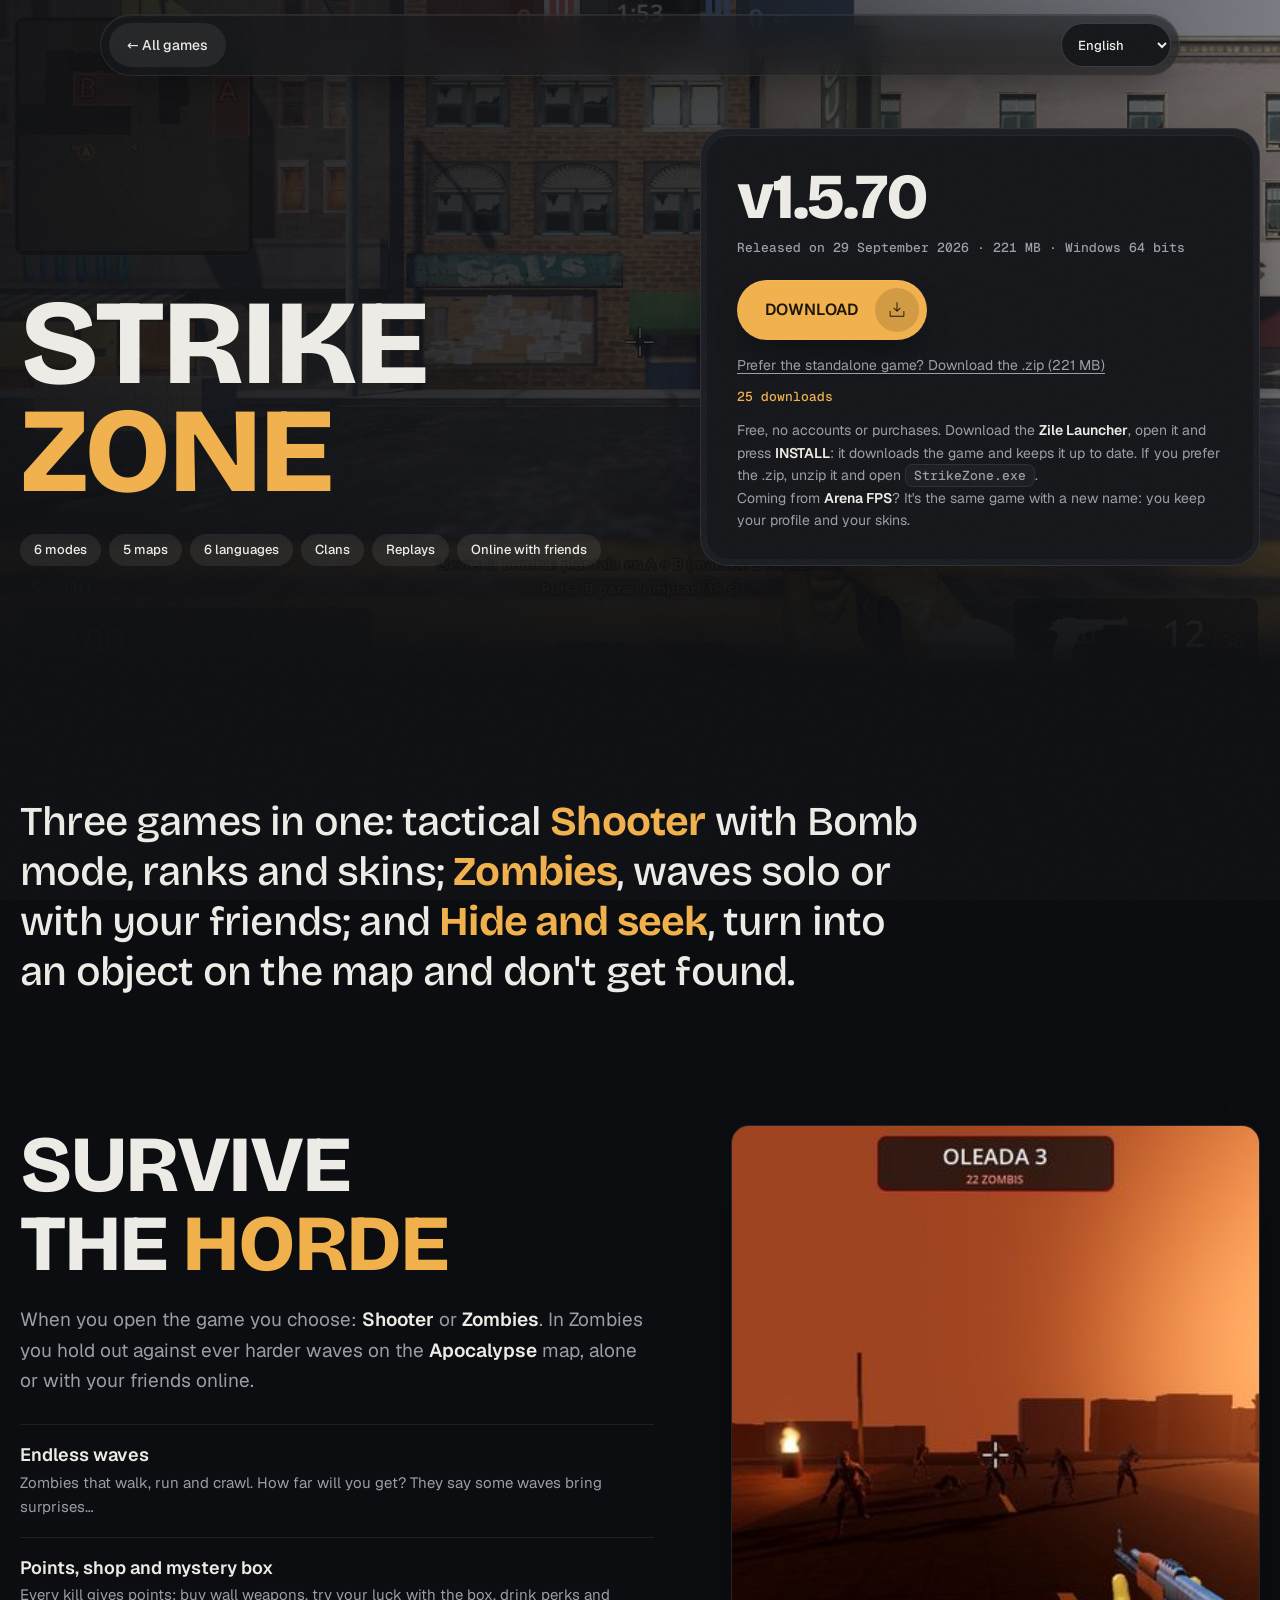
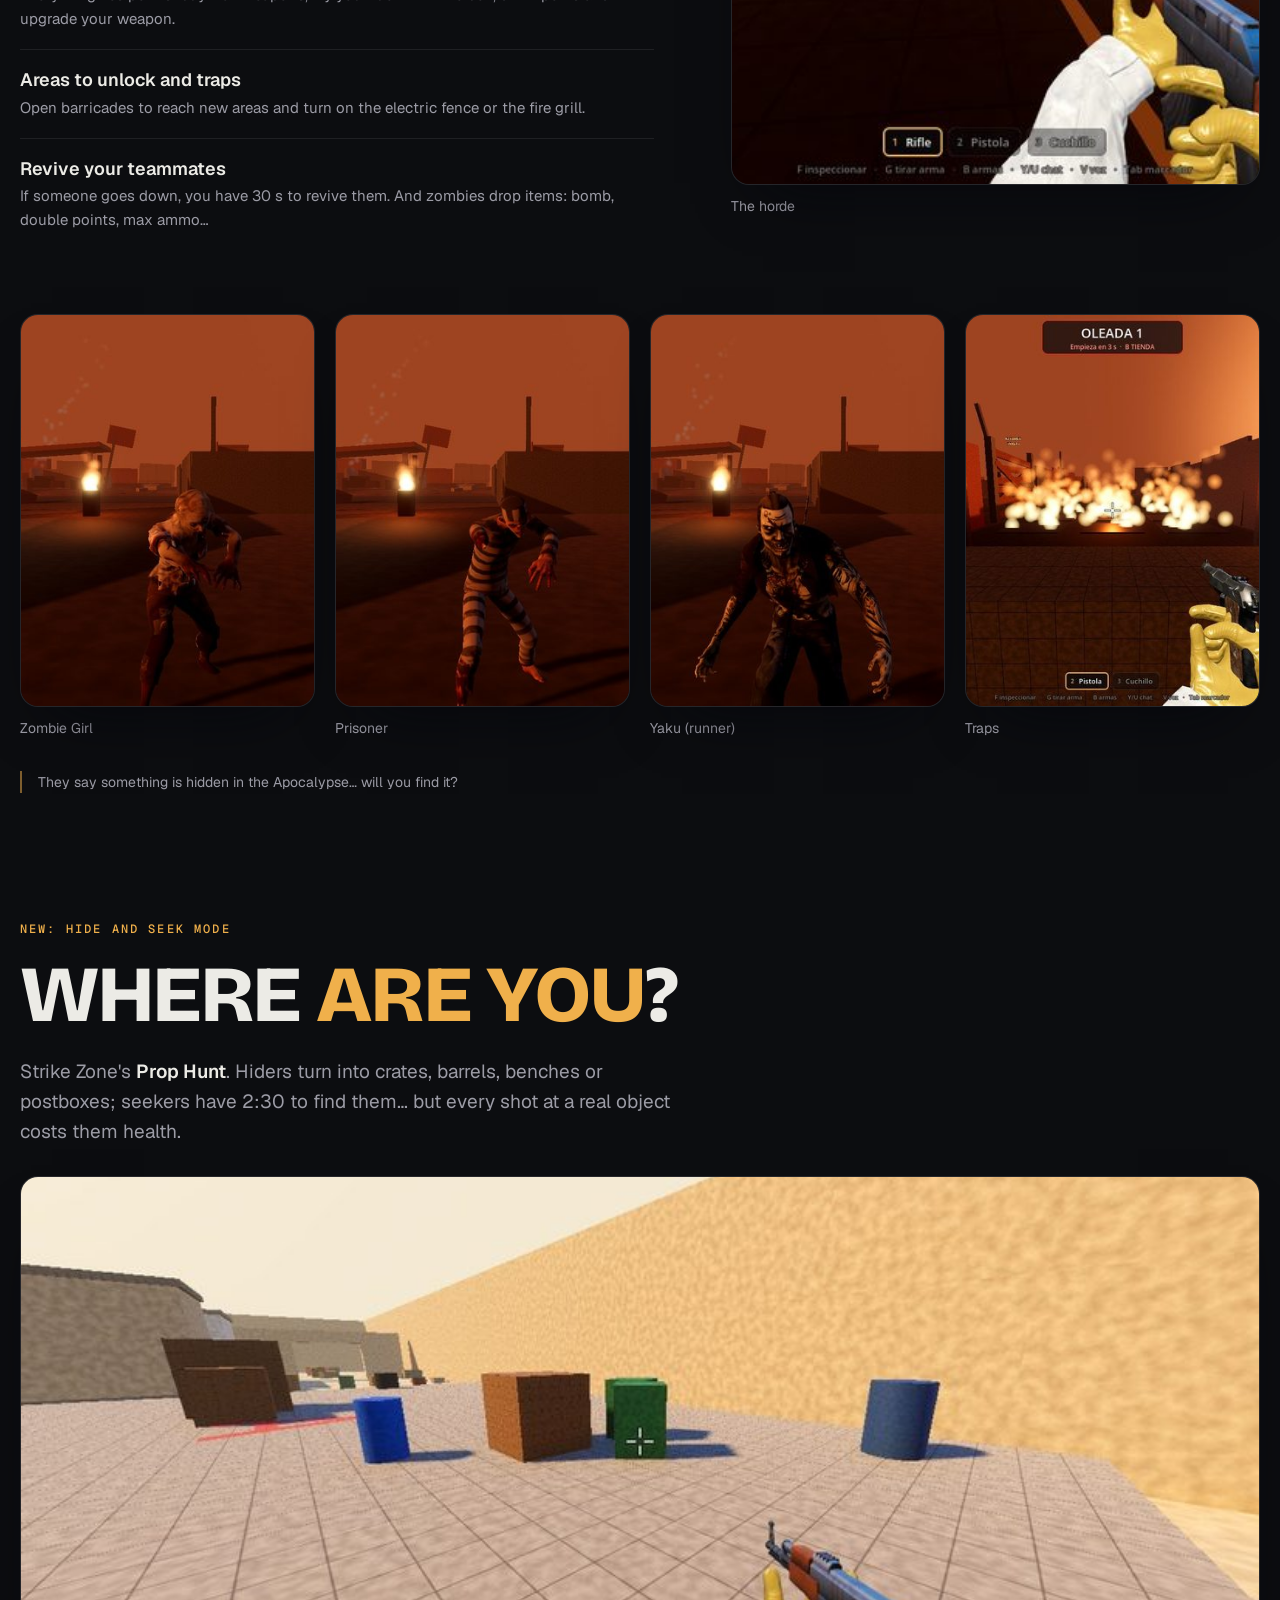
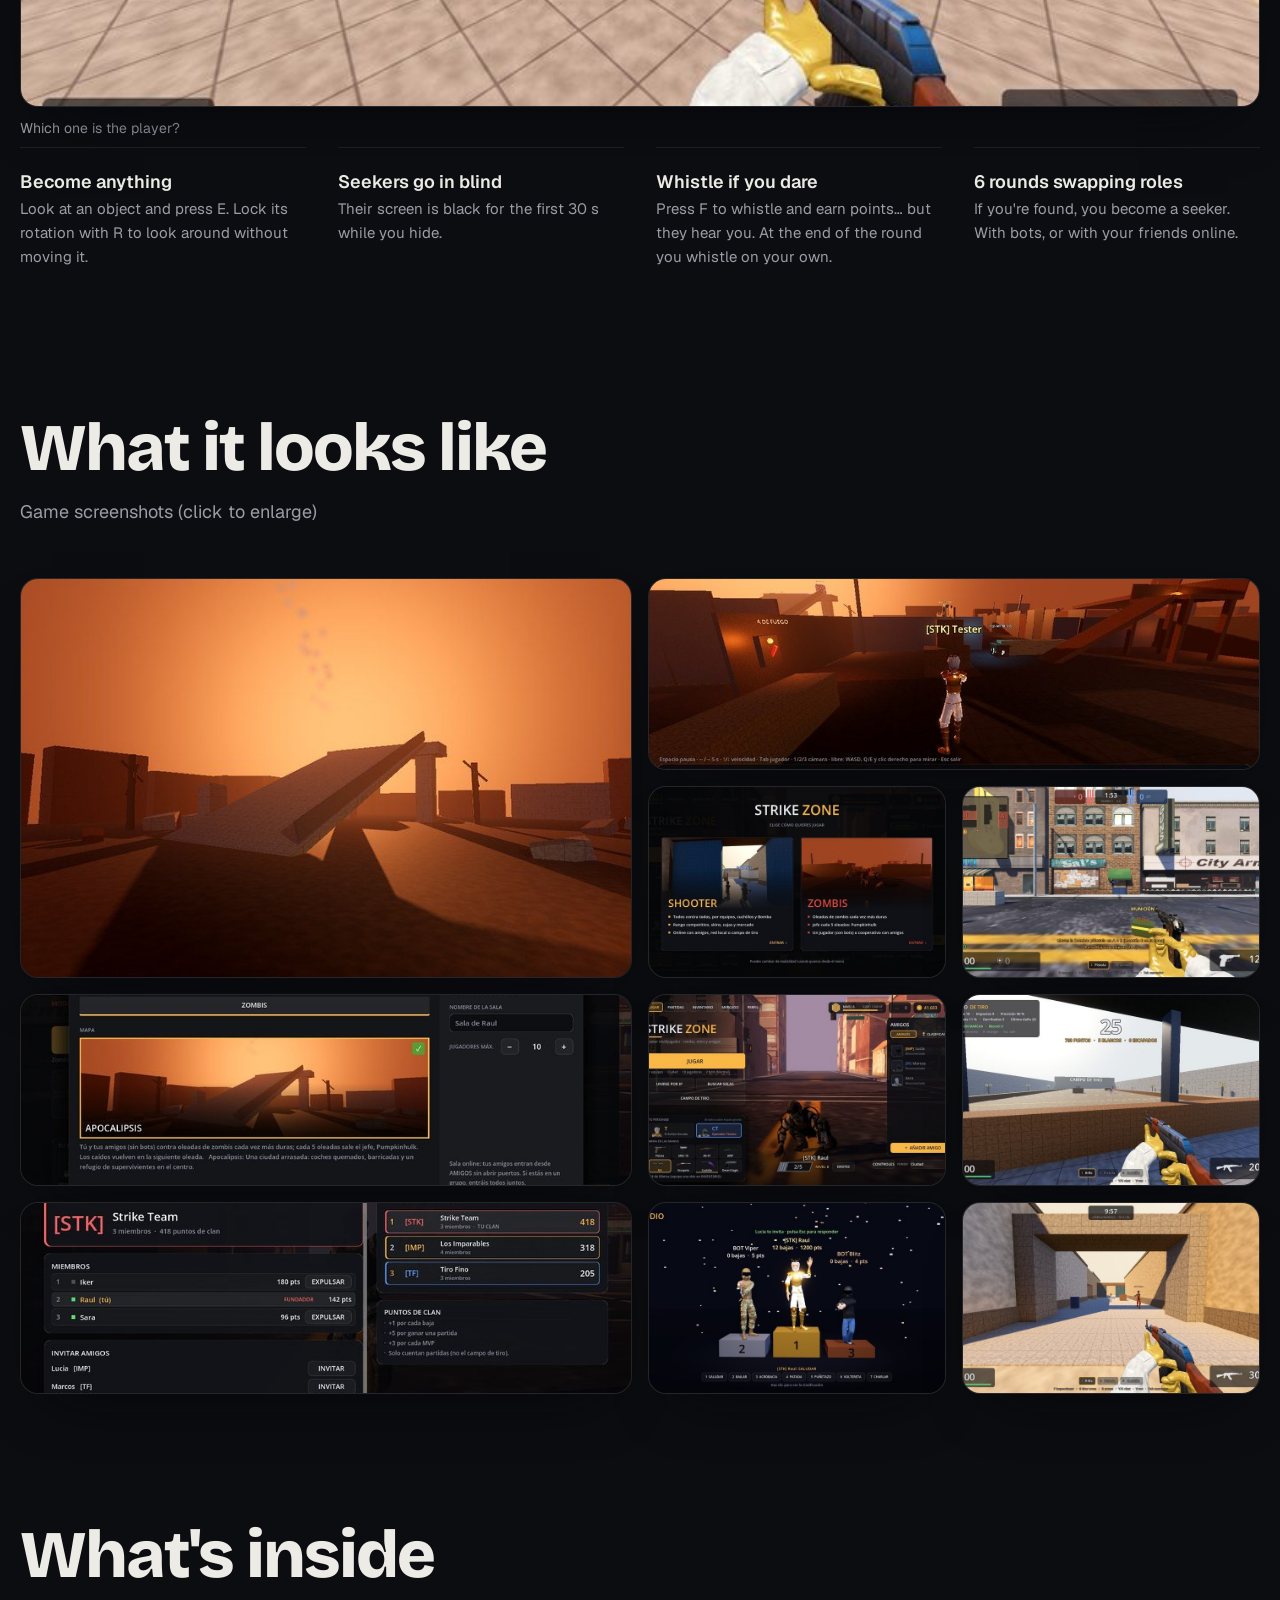
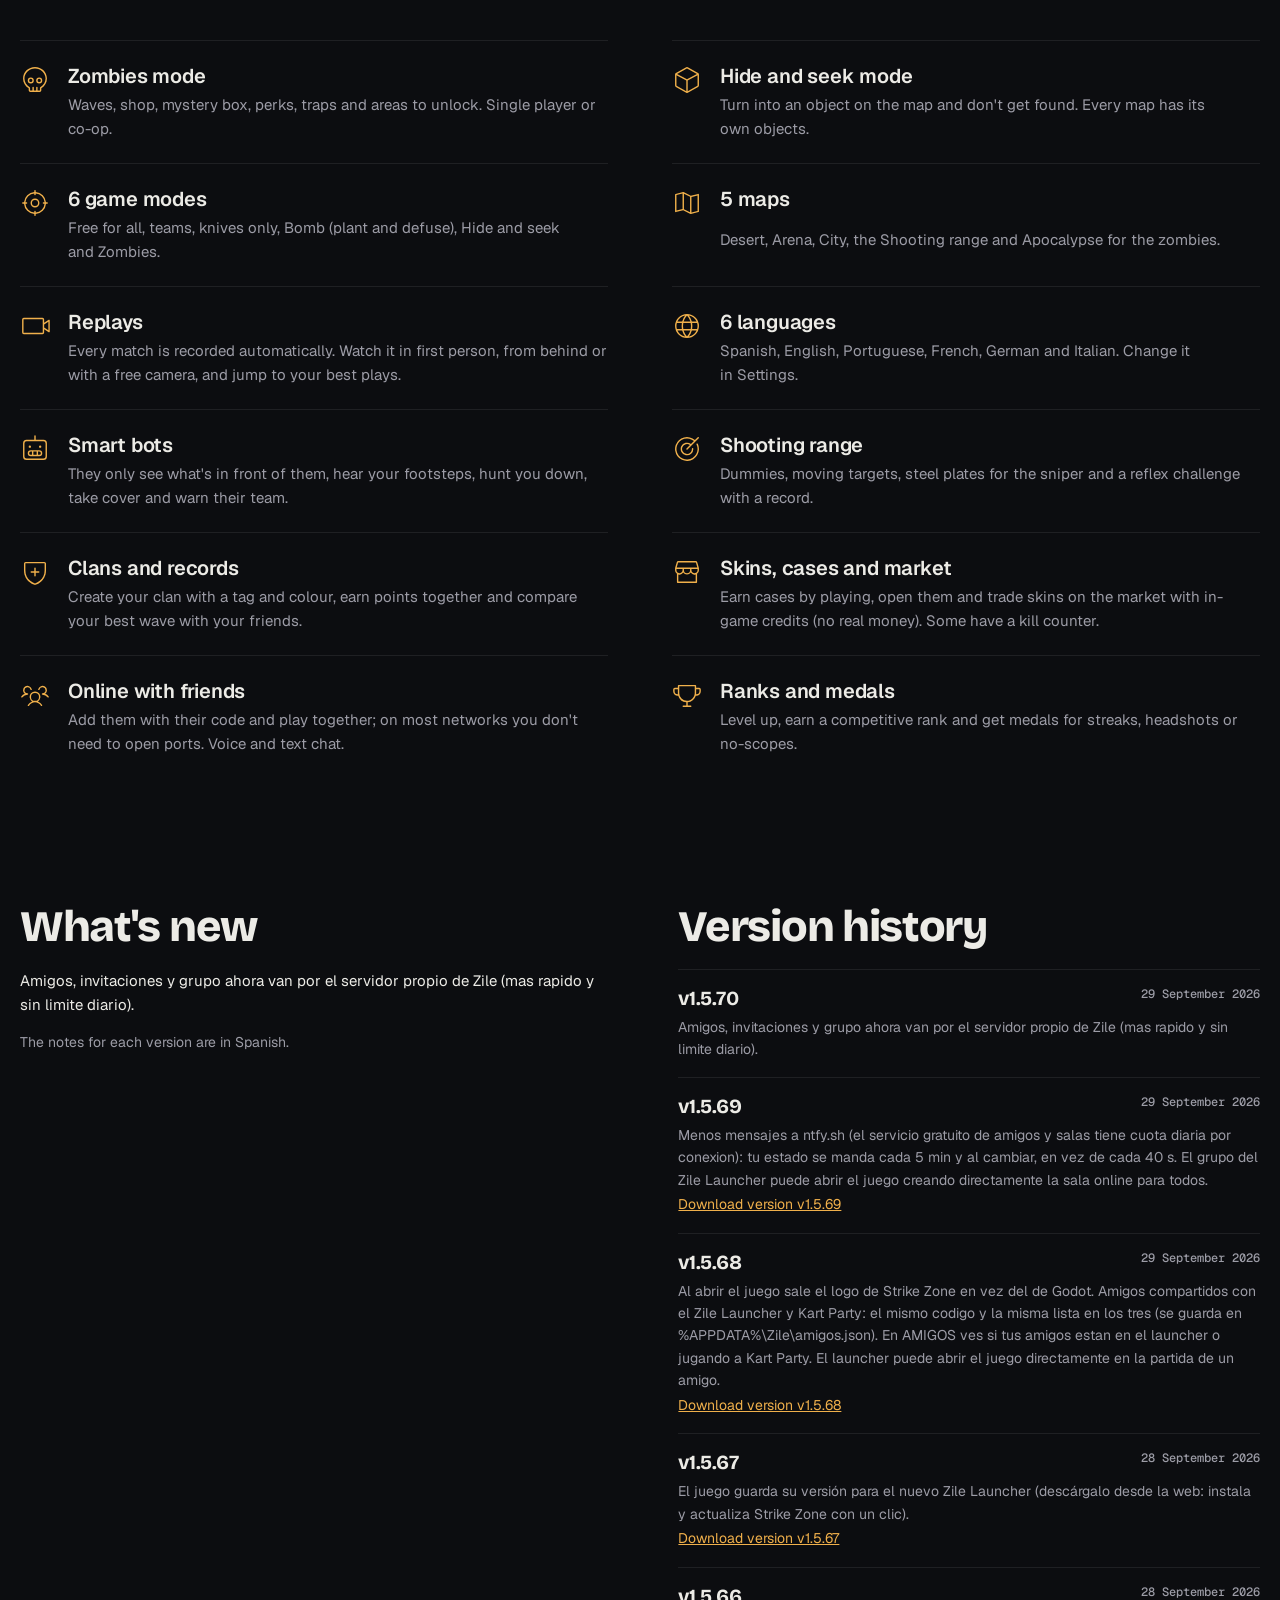
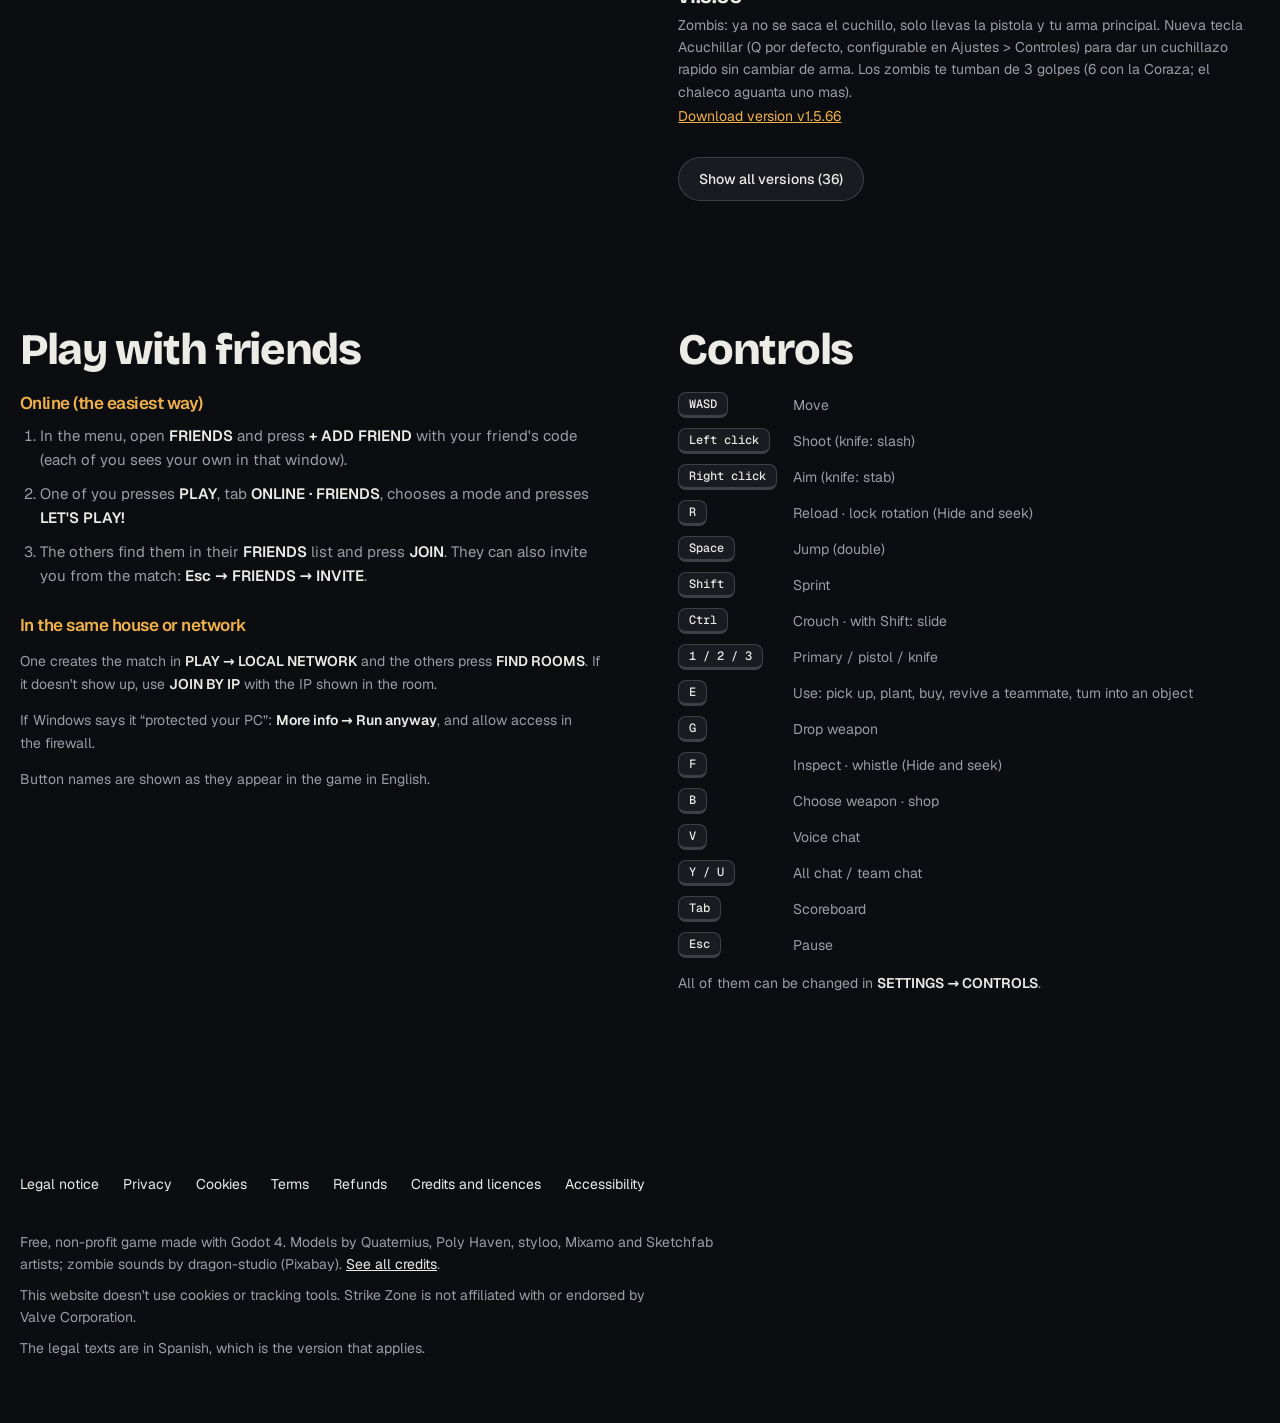
<file: strikezone.html>
<!doctype html>
<html lang="es">
<head>
<meta charset="utf-8">
<meta name="viewport" content="width=device-width, initial-scale=1">
<title>Strike Zone - Descarga</title>
<meta name="description" content="Shooter multijugador gratis para Windows con modo Zombis y modo Escondite (Prop Hunt). Modo Bomba, rangos, skins, clanes, bots, repeticiones y 6 idiomas. Juega con tus amigos por internet o en red local.">
<meta name="theme-color" content="#0c0d10">
<meta name="color-scheme" content="dark">
<!-- Tarjeta al compartir el enlace (WhatsApp, Discord, X...) -->
<meta property="og:type" content="website">
<meta property="og:title" content="Strike Zone - Descarga gratis">
<meta property="og:description" content="Shooter multijugador, Zombis cooperativo y Escondite (Prop Hunt) para jugar con tus amigos. Gratis y en 6 idiomas.">
<meta property="og:image" content="https://newzile.github.io/arena-fps/img/og.jpg">
<meta property="og:url" content="https://newzile.github.io/arena-fps/strikezone.html">
<meta name="twitter:card" content="summary_large_image">
<link rel="icon" href="data:image/svg+xml,%3Csvg xmlns='http://www.w3.org/2000/svg' viewBox='0 0 64 64'%3E%3Crect width='64' height='64' rx='14' fill='%230b0c0f'/%3E%3Ccircle cx='32' cy='32' r='17' fill='none' stroke='%23fab847' stroke-width='5'/%3E%3Cpath d='M32 6v14M32 44v14M6 32h14M44 32h14' stroke='%23fab847' stroke-width='5' stroke-linecap='round'/%3E%3Ccircle cx='32' cy='32' r='3.5' fill='%23fab847'/%3E%3C/svg%3E">
<meta name="referrer" content="strict-origin-when-cross-origin">
<link rel="preload" href="fonts/bricolage-grotesque-latin-wght-normal.woff2" as="font" type="font/woff2" crossorigin>
<link rel="preload" href="fonts/geist-latin-wght-normal.woff2" as="font" type="font/woff2" crossorigin>
<script>document.documentElement.classList.add("js");</script>
<style>
  /* Mismo sistema de diseño que la portada (ver DESIGN.md): tema oscuro único, un solo acento ámbar. */
  @font-face { font-family: "Bricolage Grotesque"; font-weight: 200 800; font-display: swap; src: url("fonts/bricolage-grotesque-latin-wght-normal.woff2") format("woff2"); }
  @font-face { font-family: Geist; font-weight: 100 900; font-display: swap; src: url("fonts/geist-latin-wght-normal.woff2") format("woff2"); }
  @font-face { font-family: "Geist Mono"; font-weight: 100 900; font-display: swap; src: url("fonts/geist-mono-latin-wght-normal.woff2") format("woff2"); }
  :root {
    color-scheme: dark;
    --bg: #0c0d10;
    --plate: #131418;
    --tray: #1a1b21;
    --tray-hover: #22232a;
    --line: rgba(255, 255, 255, 0.08);
    --line-2: rgba(255, 255, 255, 0.16);
    --wash: rgba(255, 255, 255, 0.06);
    --wash-2: rgba(255, 255, 255, 0.07);
    --edge-light: rgba(255, 255, 255, 0.07);
    --glass: rgba(19, 20, 24, 0.55);
    --glass-strong: rgba(19, 20, 24, 0.88);
    --scrim: rgba(12, 13, 16, 0.94);
    --scrim-mid: rgba(12, 13, 16, 0.78);
    --scrim-soft: rgba(12, 13, 16, 0.5);
    --overlay: rgba(8, 9, 12, 0.92);
    --shadow-deep: rgba(4, 5, 10, 0.85);
    --shadow-soft: rgba(0, 0, 0, 0.6);
    --text: #ecebe6;
    --dim: #9c9ca6;
    --accent: #f0b04b;
    --accent-hover: #f6bd63;
    --accent-line: rgba(240, 176, 75, 0.5);
    --accent-wash: rgba(240, 176, 75, 0.11);
    --accent-ink: #1a1205;
    --accent-ink-wash: rgba(26, 18, 5, 0.14);
    --r-out: 28px;
    --r-in: 22px;
    --r-sm: 18px;
    --ease: cubic-bezier(.32, .72, 0, 1);
    --font-display: "Bricolage Grotesque", Geist, system-ui, sans-serif;
    --font-body: Geist, system-ui, sans-serif;
    --font-mono: "Geist Mono", ui-monospace, monospace;
    --z-nav: 40;
    --z-lightbox: 60;
    --z-skip: 70;
    --z-grain: 80;
  }
  * { box-sizing: border-box; }
  [hidden] { display: none !important; }
  html, body { margin: 0; overflow-x: clip; }
  html { scroll-behavior: smooth; scroll-padding-top: 96px; }
  body { background: var(--bg); color: var(--text); font: 400 16px/1.6 var(--font-body); -webkit-font-smoothing: antialiased; }
  body::after {
    content: ""; position: fixed; inset: 0; z-index: var(--z-grain); pointer-events: none; opacity: .045;
    background-image: url("data:image/svg+xml,%3Csvg xmlns='http://www.w3.org/2000/svg' width='160' height='160'%3E%3Cfilter id='n'%3E%3CfeTurbulence type='fractalNoise' baseFrequency='.85' numOctaves='2' stitchTiles='stitch'/%3E%3CfeColorMatrix values='0 0 0 0 1 0 0 0 0 1 0 0 0 0 1 0 0 0 .9 0'/%3E%3C/filter%3E%3Crect width='160' height='160' filter='url(%23n)'/%3E%3C/svg%3E");
  }
  img { max-width: 100%; display: block; }
  a { color: inherit; }
  h1, h2, h3 { font-family: var(--font-display); font-weight: 800; letter-spacing: -.03em; line-height: 1; margin: 0; text-wrap: balance; overflow-wrap: anywhere; min-width: 0; font-style: normal; }
  p { text-wrap: pretty; }
  .wrap { width: min(1240px, 100% - 40px); margin: 0 auto; }
  .ic { width: 1.5em; height: 1.5em; fill: currentColor; flex: none; }
  .sr-only { position: absolute; width: 1px; height: 1px; overflow: hidden; clip: rect(0 0 0 0); white-space: nowrap; }
  .skip { position: absolute; left: 16px; top: -70px; z-index: var(--z-skip); background: var(--accent); color: var(--accent-ink); font-weight: 600; padding: 12px 20px; border-radius: 999px; text-decoration: none; }
  .skip:focus { top: 14px; }
  :focus-visible { outline: 3px solid var(--accent); outline-offset: 3px; }
  code { font: 500 13px var(--font-mono); background: var(--tray); border: 1px solid var(--line); border-radius: 8px; padding: 2px 8px; }
  kbd { font: 500 12px var(--font-mono); color: var(--text); background: var(--tray); border: 1px solid var(--line-2); border-bottom-width: 3px; border-radius: 8px; padding: 3px 10px; white-space: nowrap; justify-self: start; }

  .bezel { padding: 6px; border-radius: var(--r-out); background: var(--tray); border: 1px solid var(--line); box-shadow: 0 40px 90px -36px var(--shadow-deep); }
  .bezel > .core { border-radius: var(--r-in); background: var(--plate); box-shadow: inset 0 1px 1px var(--edge-light); overflow: hidden; }

  .btn {
    display: inline-flex; align-items: center; gap: 16px; text-decoration: none; cursor: pointer; border: 0;
    font: 600 16px/1.2 var(--font-body); letter-spacing: .02em; white-space: nowrap;
    padding: 8px 8px 8px 28px; border-radius: 999px; color: var(--accent-ink); background: var(--accent);
    box-shadow: 0 16px 34px -16px var(--shadow-deep), inset 0 1px 0 var(--edge-light);
    transition: transform .6s var(--ease), background-color .3s var(--ease), box-shadow .6s var(--ease);
  }
  .btn .go { width: 44px; height: 44px; border-radius: 50%; display: grid; place-items: center; background: var(--accent-ink-wash); transition: transform .6s var(--ease); }
  .btn .go .ic { width: 20px; height: 20px; }
  .btn:hover { background: var(--accent-hover); }
  .btn:hover .go { transform: translate(3px, -2px) scale(1.06); }
  .btn:active { transform: scale(.98); }
  .link { display: inline-flex; align-items: center; gap: 10px; min-height: 44px; font-weight: 600; text-decoration: none; padding: 12px 4px; color: var(--text); }
  .link span { background: linear-gradient(currentColor, currentColor) 0 100% / 0 1px no-repeat; padding-bottom: 3px; transition: background-size .5s var(--ease); }
  .link:hover span { background-size: 100% 1px; }

  /* ---------- Barra flotante ---------- */
  .nav { position: fixed; top: 14px; left: 0; right: 0; z-index: var(--z-nav); pointer-events: none; }
  .bar {
    pointer-events: auto; width: min(1080px, 100% - 28px); margin: 0 auto; display: flex; align-items: center; gap: 14px; justify-content: space-between;
    padding: 8px 8px 8px 8px; border-radius: 999px; background: var(--glass); border: 1px solid var(--line);
    -webkit-backdrop-filter: blur(18px) saturate(1.3); backdrop-filter: blur(18px) saturate(1.3);
    box-shadow: inset 0 1px 0 var(--edge-light), 0 14px 44px -16px var(--shadow-soft);
  }
  .hub-back { display: inline-flex; align-items: center; min-height: 44px; padding: 0 18px; border-radius: 999px; text-decoration: none; font: 500 14px var(--font-body); color: var(--text); background: var(--wash-2); transition: background-color .3s var(--ease); white-space: nowrap; }
  .hub-back:hover { background: var(--line-2); }
  .langbar select { font: 500 13px var(--font-body); color: var(--text); background: var(--plate); border: 1px solid var(--line-2); border-radius: 999px; padding: 9px 12px; min-height: 44px; cursor: pointer; }

  /* ---------- Portada ---------- */
  .top { position: relative; isolation: isolate; overflow: clip; padding: 128px 0 clamp(64px, 8vw, 104px); }
  .top::before {
    content: ""; position: absolute; inset: 0; z-index: -1;
    background: linear-gradient(90deg, var(--scrim) 0%, var(--scrim-mid) 55%, var(--scrim-soft) 100%), linear-gradient(0deg, var(--bg) 0%, transparent 45%), url("img/ciudad.jpg") center 35% / cover no-repeat;
  }
  .top-grid { display: grid; grid-template-columns: minmax(0, 1.1fr) minmax(0, 1fr); gap: clamp(32px, 5vw, 80px); align-items: end; }
  .top h1 { font-size: clamp(64px, 9.4vw, 148px); line-height: .9; text-transform: uppercase; }
  .top h1 span { display: block; color: var(--accent); }
  .chips { display: flex; flex-wrap: wrap; gap: 8px; margin-top: 28px; }
  .chip { font-size: 13px; font-weight: 500; color: var(--text); background: var(--wash-2); padding: 6px 14px; border-radius: 999px; }
  .get .pad { padding: 30px 30px 28px; }
  .new-badge { display: inline-block; color: var(--accent); background: var(--accent-wash); font: 500 12px var(--font-mono); letter-spacing: .06em; padding: 4px 12px; border-radius: 999px; margin-bottom: 12px; }
  .version { font: 800 clamp(44px, 5vw, 64px)/1 var(--font-display); letter-spacing: -.04em; }
  .meta { color: var(--dim); font: 500 13px var(--font-mono); margin: 10px 0 24px; }
  .alt-dl { margin-top: 14px; font-size: 14px; }
  .alt-dl a { color: var(--dim); text-decoration: underline; text-underline-offset: 3px; }
  .alt-dl a:hover { color: var(--text); }
  .downloads { color: var(--accent); font: 500 13px var(--font-mono); margin-top: 12px; }
  .small { color: var(--dim); font-size: 14px; margin-top: 14px; }

  /* ---------- Bloques ---------- */
  .block { padding: clamp(72px, 10vw, 140px) 0 0; }
  .intro p { margin: 0; max-width: 34ch; font: 500 clamp(24px, 3.2vw, 42px)/1.22 var(--font-display); letter-spacing: -.02em; }
  .intro p b { color: var(--accent); font-weight: 700; }
  .lead { color: var(--dim); font-size: clamp(17px, 1.5vw, 19px); max-width: 52ch; margin: 22px 0 28px; }
  .lead b { color: var(--text); font-weight: 600; }
  .mode h2, .head h2 { font-size: clamp(44px, 6.2vw, 92px); text-transform: uppercase; }
  .mode h2 span { color: var(--accent); }
  .head h2 { text-transform: none; font-size: clamp(38px, 5.2vw, 76px); }
  .head p { color: var(--dim); font-size: 18px; margin: 16px 0 0; }
  .head { margin-bottom: clamp(28px, 4vw, 52px); }
  .tag { display: block; margin-bottom: 18px; font: 500 12px var(--font-mono); letter-spacing: .18em; text-transform: uppercase; color: var(--accent); }

  .zlist { list-style: none; margin: 0; padding: 0; }
  .zlist li { padding: 18px 0; border-top: 1px solid var(--line); color: var(--dim); font-size: 15px; }
  .zlist b { display: block; margin-bottom: 4px; color: var(--text); font: 600 18px/1.3 var(--font-body); }
  .egg { margin: 32px 0 0; max-width: 62ch; color: var(--dim); font-size: 14px; padding-left: 16px; border-left: 2px solid var(--accent-line); }

  /* Capturas: botón que abre el visor; el pie va debajo, nunca encima de la imagen */
  .shot { display: block; width: 100%; padding: 0; border: 0; background: none; color: inherit; font: inherit; text-align: left; cursor: zoom-in; }
  .shot .frame { display: block; position: relative; overflow: hidden; aspect-ratio: 16 / 10; border-radius: var(--r-sm); border: 1px solid var(--line); background: var(--plate); box-shadow: 0 30px 60px -32px var(--shadow-deep); }
  .shot img { width: 100%; height: 100%; object-fit: cover; transition: transform 1.2s var(--ease); }
  .shot:hover img { transform: scale(1.05); }
  .shot .cap { display: block; margin-top: 12px; font-size: 14px; line-height: 1.4; color: var(--dim); }

  /* Modo Zombis: texto a un lado, captura grande al otro y fila de personajes */
  .zsplit { display: grid; grid-template-columns: minmax(0, 6fr) minmax(0, 5fr); gap: clamp(32px, 6vw, 96px); align-items: start; }
  .zsplit .frame { aspect-ratio: 4 / 5; }
  .zcast { display: grid; grid-template-columns: repeat(4, minmax(0, 1fr)); gap: 20px; margin-top: clamp(40px, 5vw, 64px); }
  .zcast .frame { aspect-ratio: 3 / 4; }

  /* Modo Escondite: imagen a todo el ancho y cuatro reglas en fila */
  .props .wide-shot .frame { aspect-ratio: 21 / 9; }
  .props .rules { display: grid; grid-template-columns: repeat(4, minmax(0, 1fr)); gap: 0 32px; margin-top: 8px; }
  .props .rules li { padding-top: 22px; }

  /* Galería: rejilla de 4 columnas sin huecos (16 celdas: 1 grande + 3 anchas + 6 sueltas) */
  .bento { display: grid; grid-template-columns: repeat(4, minmax(0, 1fr)); grid-auto-rows: clamp(150px, 15vw, 210px); gap: 16px; grid-auto-flow: dense; }
  .bento .shot { height: 100%; }
  .bento .frame { height: 100%; aspect-ratio: auto; }
  .bento .cap { position: absolute; width: 1px; height: 1px; overflow: hidden; clip: rect(0 0 0 0); margin: 0; }
  .bento .big { grid-column: span 2; grid-row: span 2; }
  .bento .wide { grid-column: span 2; }

  /* Qué trae: lista en dos columnas, sin tarjetas */
  .feats { list-style: none; margin: 0; padding: 0; display: grid; grid-template-columns: repeat(2, minmax(0, 1fr)); gap: 0 clamp(28px, 5vw, 80px); }
  .feats li { display: grid; grid-template-columns: 32px minmax(0, 1fr); gap: 4px 16px; padding: 22px 0; border-top: 1px solid var(--line); }
  .feats .ic { width: 30px; height: 30px; color: var(--accent); grid-row: span 2; margin-top: 2px; }
  .feats h3 { font: 600 20px/1.3 var(--font-body); letter-spacing: -.01em; }
  .feats p { margin: 0; color: var(--dim); font-size: 15px; }

  .two { display: grid; grid-template-columns: minmax(0, 1fr) minmax(0, 1fr); gap: clamp(32px, 6vw, 96px); align-items: start; }
  .two h2 { font-size: clamp(30px, 3.4vw, 46px); margin-bottom: 20px; }
  .notes { color: var(--text); font-size: 15px; }
  .notes ul { margin: 0; padding-left: 20px; }
  .notes p { margin: 0 0 10px; }
  .notes li { margin-bottom: 6px; color: var(--dim); }
  h3.sub { font: 600 17px/1.3 var(--font-body); margin: 26px 0 10px; color: var(--accent); }
  h3.sub:first-of-type { margin-top: 0; }
  ol.steps { margin: 0; padding-left: 20px; color: var(--dim); font-size: 15px; }
  ol.steps li { margin-bottom: 10px; }
  ol.steps b, .small b { color: var(--text); font-weight: 600; }
  .keys { display: grid; grid-template-columns: auto minmax(0, 1fr); gap: 10px 16px; align-items: center; }
  .keys span { color: var(--dim); font-size: 14px; }

  .history { list-style: none; margin: 0; padding: 0; }
  .history li { border-top: 1px solid var(--line); padding: 16px 0; }
  .history li.extra { display: none; }
  .history.all li.extra { display: list-item; }
  .history .row { display: flex; justify-content: space-between; gap: 12px; flex-wrap: wrap; }
  .history .v { font: 700 20px var(--font-display); letter-spacing: -.02em; }
  .history .d { color: var(--dim); font: 500 12px var(--font-mono); }
  .history .n { color: var(--dim); font-size: 14px; margin-top: 6px; white-space: pre-line; }
  .history a { color: var(--accent); font-size: 14px; }
  .more { display: inline-flex; align-items: center; min-height: 44px; margin-top: 12px; padding: 10px 20px; background: var(--tray); color: var(--text); border: 1px solid var(--line-2); border-radius: 999px; font: 500 14px var(--font-body); cursor: pointer; transition: background-color .3s var(--ease), transform .4s var(--ease); }
  .more:hover { background: var(--tray-hover); }
  .more:active { transform: scale(.98); }

  footer.site { margin-top: clamp(72px, 10vw, 140px); padding: 24px 0 56px; color: var(--dim); font-size: 14px; }
  footer.site nav ul { list-style: none; padding: 0; margin: 0 0 24px; display: flex; flex-wrap: wrap; gap: 4px 24px; }
  footer.site nav a { display: inline-block; padding: 12px 0; color: var(--text); text-decoration: none; white-space: nowrap; }
  footer.site nav a:hover { color: var(--accent); }
  footer.site p { margin: 8px 0; max-width: 78ch; }
  footer.site p a { color: var(--text); }

  /* Visor de capturas */
  .lightbox { position: fixed; inset: 0; z-index: var(--z-lightbox); display: none; align-items: center; justify-content: center; padding: 20px; background: var(--overlay); -webkit-backdrop-filter: blur(10px); backdrop-filter: blur(10px); cursor: zoom-out; }
  .lightbox.open { display: flex; }
  .lightbox figure { margin: 0; display: flex; flex-direction: column; align-items: center; gap: 14px; }
  .lightbox img { max-width: 100%; max-height: 82vh; border-radius: var(--r-sm); box-shadow: 0 40px 100px var(--shadow-deep); }
  .lightbox figcaption { color: var(--text); font-size: 14px; text-align: center; }
  .lb-close { position: absolute; top: 16px; right: 16px; background: var(--tray); color: var(--text); border: 1px solid var(--line-2); border-radius: 999px; min-height: 44px; padding: 10px 18px; font: 500 15px var(--font-body); cursor: pointer; }
  .lb-close:hover { background: var(--tray-hover); }

  /* Cabeceras que aparecen suavemente al bajar */
  .js .reveal { opacity: 0; translate: 0 28px; transition: opacity .9s var(--ease), translate .9s var(--ease); }
  .reveal.in { opacity: 1; translate: none; }

  @media (max-width: 1000px) {
    .top-grid, .zsplit, .two { grid-template-columns: minmax(0, 1fr); }
    .top { padding-top: 120px; }
    .zsplit .frame { aspect-ratio: 16 / 10; }
    .zcast { grid-template-columns: repeat(2, minmax(0, 1fr)); }
    .props .rules { grid-template-columns: repeat(2, minmax(0, 1fr)); }
    .bento { grid-template-columns: repeat(2, minmax(0, 1fr)); }
  }
  @media (max-width: 640px) {
    .feats, .props .rules { grid-template-columns: minmax(0, 1fr); }
    .bento { grid-template-columns: minmax(0, 1fr); grid-auto-rows: 220px; }
    .bento .big, .bento .wide { grid-column: auto; grid-row: auto; }
    .props .wide-shot .frame { aspect-ratio: 16 / 10; }
    .get .pad { padding: 24px 22px; }
    .btn { width: 100%; justify-content: space-between; }
    .keys { grid-template-columns: minmax(0, 1fr); gap: 4px; }
    .keys span { margin-bottom: 10px; }
  }
  @media (prefers-reduced-transparency: reduce) {
    .bar, .lightbox { -webkit-backdrop-filter: none; backdrop-filter: none; background: var(--plate); }
  }
  /* Movimiento reducido: se quita el desplazamiento y el zoom; el estado se sigue viendo */
  @media (prefers-reduced-motion: reduce) {
    html { scroll-behavior: auto; }
    .js .reveal { opacity: 1; translate: none; transition: none; }
    .shot:hover img, .btn:hover .go { transform: none; }
  }
</style>
</head>
<body>
<svg width="0" height="0" style="position:absolute" aria-hidden="true" focusable="false"><defs><symbol id="i-skull" viewBox="0 0 256 256"><path d="M92,106a26,26,0,1,0,26,26A26,26,0,0,0,92,106Zm0,40a14,14,0,1,1,14-14A14,14,0,0,1,92,146Zm72-40a26,26,0,1,0,26,26A26,26,0,0,0,164,106Zm0,40a14,14,0,1,1,14-14A14,14,0,0,1,164,146ZM128,18C71.76,18,26,62,26,116c0,33.77,18.3,65.31,48,83.15V216a14,14,0,0,0,14,14h80a14,14,0,0,0,14-14V199.15c29.7-17.84,48-49.38,48-83.15C230,62,184.24,18,128,18Zm45.09,172.44a6,6,0,0,0-3.09,5.25V216a2,2,0,0,1-2,2H150V192a6,6,0,0,0-12,0v26H118V192a6,6,0,0,0-12,0v26H88a2,2,0,0,1-2-2V195.69a6,6,0,0,0-3.09-5.25C55.21,175.09,38,146.56,38,116c0-47.42,40.37-86,90-86s90,38.58,90,86C218,146.56,200.79,175.09,173.09,190.44Z"/></symbol><symbol id="i-cube" viewBox="0 0 256 256"><path d="M222.72,67.9l-88-48.17a13.9,13.9,0,0,0-13.44,0l-88,48.18A14,14,0,0,0,26,80.18v95.64a14,14,0,0,0,7.28,12.27l88,48.18a13.92,13.92,0,0,0,13.44,0l88-48.18A14,14,0,0,0,230,175.82V80.18A14,14,0,0,0,222.72,67.9ZM127,30.25a2,2,0,0,1,1.92,0L212.51,76,128,122.24,43.49,76ZM39,177.57a2,2,0,0,1-1-1.75V86.66l84,46V223Zm177.92,0L134,223V132.64l84-46v89.16A2,2,0,0,1,217,177.57Z"/></symbol><symbol id="i-crosshair" viewBox="0 0 256 256"><path d="M232,122H221.8A94.13,94.13,0,0,0,134,34.2V24a6,6,0,0,0-12,0V34.2A94.13,94.13,0,0,0,34.2,122H24a6,6,0,0,0,0,12H34.2A94.13,94.13,0,0,0,122,221.8V232a6,6,0,0,0,12,0V221.8A94.13,94.13,0,0,0,221.8,134H232a6,6,0,0,0,0-12Zm-98,87.76V200a6,6,0,0,0-12,0v9.76A82.09,82.09,0,0,1,46.24,134H56a6,6,0,0,0,0-12H46.24A82.09,82.09,0,0,1,122,46.24V56a6,6,0,0,0,12,0V46.24A82.09,82.09,0,0,1,209.76,122H200a6,6,0,0,0,0,12h9.76A82.09,82.09,0,0,1,134,209.76ZM128,90a38,38,0,1,0,38,38A38,38,0,0,0,128,90Zm0,64a26,26,0,1,1,26-26A26,26,0,0,1,128,154Z"/></symbol><symbol id="i-map-trifold" viewBox="0 0 256 256"><path d="M227.69,51.27a6,6,0,0,0-5.15-1.09L160.7,65.64l-62-31a6,6,0,0,0-4.14-.45l-64,16A6,6,0,0,0,26,56V200a6,6,0,0,0,7.46,5.82L95.3,190.36l62,31a6,6,0,0,0,4.14.45l64-16A6,6,0,0,0,230,200V56A6,6,0,0,0,227.69,51.27ZM102,49.71l52,26V206.29l-52-26Zm-64,11,52-13V179.32l-52,13ZM218,195.32l-52,13V76.68l52-13Z"/></symbol><symbol id="i-trophy" viewBox="0 0 256 256"><path d="M232,66H206V48a6,6,0,0,0-6-6H56a6,6,0,0,0-6,6V66H24A14,14,0,0,0,10,80V96a38,38,0,0,0,38,38h5.14A78,78,0,0,0,122,189.75V218H96a6,6,0,0,0,0,12h64a6,6,0,0,0,0-12H134V189.75c32.44-2.52,59.43-25.3,68.62-55.75H208a38,38,0,0,0,38-38V80A14,14,0,0,0,232,66ZM48,122A26,26,0,0,1,22,96V80a2,2,0,0,1,2-2H50v34a80.87,80.87,0,0,0,.65,10Zm146-10.9c0,36.62-29.38,66.63-65.5,66.9A66,66,0,0,1,62,112V54H194ZM234,96a26,26,0,0,1-26,26h-2.77a78.45,78.45,0,0,0,.77-10.9V78h26a2,2,0,0,1,2,2Z"/></symbol><symbol id="i-users-three" viewBox="0 0 256 256"><path d="M243.6,148.8a6,6,0,0,1-8.4-1.2A53.58,53.58,0,0,0,192,126a6,6,0,0,1,0-12,26,26,0,1,0-25.18-32.5,6,6,0,0,1-11.62-3,38,38,0,1,1,59.91,39.63A65.69,65.69,0,0,1,244.8,140.4,6,6,0,0,1,243.6,148.8ZM189.19,213a6,6,0,0,1-2.19,8.2,5.9,5.9,0,0,1-3,.81,6,6,0,0,1-5.2-3,59,59,0,0,0-101.62,0,6,6,0,1,1-10.38-6A70.1,70.1,0,0,1,103,182.55a46,46,0,1,1,50.1,0A70.1,70.1,0,0,1,189.19,213ZM128,178a34,34,0,1,0-34-34A34,34,0,0,0,128,178ZM70,120a6,6,0,0,0-6-6A26,26,0,1,1,89.18,81.49a6,6,0,1,0,11.62-3,38,38,0,1,0-59.91,39.63A65.69,65.69,0,0,0,11.2,140.4a6,6,0,1,0,9.6,7.2A53.58,53.58,0,0,1,64,126,6,6,0,0,0,70,120Z"/></symbol><symbol id="i-video-camera" viewBox="0 0 256 256"><path d="M250.83,74.71a6,6,0,0,0-6.16.3L206,100.79V72a14,14,0,0,0-14-14H32A14,14,0,0,0,18,72V184a14,14,0,0,0,14,14H192a14,14,0,0,0,14-14V155.21L244.67,181a6,6,0,0,0,9.33-5V80A6,6,0,0,0,250.83,74.71ZM194,184a2,2,0,0,1-2,2H32a2,2,0,0,1-2-2V72a2,2,0,0,1,2-2H192a2,2,0,0,1,2,2Zm48-19.21-36-24V115.21l36-24Z"/></symbol><symbol id="i-globe" viewBox="0 0 256 256"><path d="M128,26A102,102,0,1,0,230,128,102.12,102.12,0,0,0,128,26Zm81.57,64H169.19a132.58,132.58,0,0,0-25.73-50.67A90.29,90.29,0,0,1,209.57,90ZM218,128a89.7,89.7,0,0,1-3.83,26H171.81a155.43,155.43,0,0,0,0-52h42.36A89.7,89.7,0,0,1,218,128Zm-90,87.83a110,110,0,0,1-15.19-19.45A124.24,124.24,0,0,1,99.35,166h57.3a124.24,124.24,0,0,1-13.46,30.38A110,110,0,0,1,128,215.83ZM96.45,154a139.18,139.18,0,0,1,0-52h63.1a139.18,139.18,0,0,1,0,52ZM38,128a89.7,89.7,0,0,1,3.83-26H84.19a155.43,155.43,0,0,0,0,52H41.83A89.7,89.7,0,0,1,38,128Zm90-87.83a110,110,0,0,1,15.19,19.45A124.24,124.24,0,0,1,156.65,90H99.35a124.24,124.24,0,0,1,13.46-30.38A110,110,0,0,1,128,40.17Zm-15.46-.84A132.58,132.58,0,0,0,86.81,90H46.43A90.29,90.29,0,0,1,112.54,39.33ZM46.43,166H86.81a132.58,132.58,0,0,0,25.73,50.67A90.29,90.29,0,0,1,46.43,166Zm97,50.67A132.58,132.58,0,0,0,169.19,166h40.38A90.29,90.29,0,0,1,143.46,216.67Z"/></symbol><symbol id="i-robot" viewBox="0 0 256 256"><path d="M200,50H134V16a6,6,0,0,0-12,0V50H56A30,30,0,0,0,26,80V192a30,30,0,0,0,30,30H200a30,30,0,0,0,30-30V80A30,30,0,0,0,200,50Zm18,142a18,18,0,0,1-18,18H56a18,18,0,0,1-18-18V80A18,18,0,0,1,56,62H200a18,18,0,0,1,18,18ZM74,108a10,10,0,1,1,10,10A10,10,0,0,1,74,108Zm88,0a10,10,0,1,1,10,10A10,10,0,0,1,162,108Zm2,30H92a26,26,0,0,0,0,52h72a26,26,0,0,0,0-52Zm-22,12v28H114V150ZM78,164a14,14,0,0,1,14-14h10v28H92A14,14,0,0,1,78,164Zm86,14H154V150h10a14,14,0,0,1,0,28Z"/></symbol><symbol id="i-target" viewBox="0 0 256 256"><path d="M220.06,84a102.06,102.06,0,1,1-24.31-32.27l24-24a6,6,0,0,1,8.48,8.49l-96,96a6,6,0,1,1-8.48-8.49l29.39-29.4a42,42,0,1,0,16.78,31.24,6,6,0,1,1,12-.68A54,54,0,1,1,161.7,85.83l25.54-25.55a89.91,89.91,0,1,0,22,28.93A6,6,0,1,1,220.06,84Z"/></symbol><symbol id="i-shield-plus" viewBox="0 0 256 256"><path d="M166,128a6,6,0,0,1-6,6H134v26a6,6,0,0,1-12,0V134H96a6,6,0,0,1,0-12h26V96a6,6,0,0,1,12,0v26h26A6,6,0,0,1,166,128Zm56-72v56c0,51.94-25.12,83.4-46.2,100.64-22.73,18.6-45.27,24.89-46.22,25.15a6,6,0,0,1-3.16,0c-1-.26-23.49-6.55-46.22-25.15C59.12,195.4,34,163.94,34,112V56A14,14,0,0,1,48,42H208A14,14,0,0,1,222,56Zm-12,0a2,2,0,0,0-2-2H48a2,2,0,0,0-2,2v56c0,37.75,13.94,68.39,41.44,91.06A130.83,130.83,0,0,0,128,225.72a131.06,131.06,0,0,0,40.56-22.66C196.06,180.39,210,149.75,210,112Z"/></symbol><symbol id="i-storefront" viewBox="0 0 256 256"><path d="M26.22,94.41A6,6,0,0,0,26,96v16A38,38,0,0,0,42,143V216a6,6,0,0,0,6,6H208a6,6,0,0,0,6-6V143A38,38,0,0,0,230,112V96a5.91,5.91,0,0,0-.23-1.64L215.43,44.15A14.07,14.07,0,0,0,202,34H54A14.07,14.07,0,0,0,40.57,44.15Zm25.89-47A2,2,0,0,1,54,46H202a2,2,0,0,1,1.92,1.45L216.05,90H40ZM102,102h52v10a26,26,0,0,1-52,0Zm-64,0H90v10a26,26,0,0,1-38.18,23,6,6,0,0,0-1.65-1A26,26,0,0,1,38,112ZM202,210H54V148.66a38,38,0,0,0,42-16.21,37.95,37.95,0,0,0,64,0,38,38,0,0,0,42,16.21Zm3.83-76a6,6,0,0,0-1.65,1A26,26,0,0,1,166,112V102h52v10A26,26,0,0,1,205.83,134Z"/></symbol><symbol id="i-download-simple" viewBox="0 0 256 256"><path d="M222,144v64a6,6,0,0,1-6,6H40a6,6,0,0,1-6-6V144a6,6,0,0,1,12,0v58H210V144a6,6,0,0,1,12,0Zm-98.24,4.24a6,6,0,0,0,8.48,0l40-40a6,6,0,0,0-8.48-8.48L134,129.51V32a6,6,0,0,0-12,0v97.51L92.24,99.76a6,6,0,0,0-8.48,8.48Z"/></symbol><symbol id="i-arrow-up-right" viewBox="0 0 256 256"><path d="M198,64V168a6,6,0,0,1-12,0V78.48L68.24,196.24a6,6,0,0,1-8.48-8.48L177.52,70H88a6,6,0,0,1,0-12H192A6,6,0,0,1,198,64Z"/></symbol></defs></svg>
<a class="skip" href="#contenido" data-i18n="skip">Saltar al contenido</a>

<nav class="nav" aria-label="Principal">
  <div class="bar">
    <a class="hub-back" href="./" data-i18n="hub_back">← Todos los juegos</a>
    <div class="langbar">
      <label for="lang" class="sr-only" data-i18n="lang_label">Idioma</label>
      <select id="lang" aria-label="Idioma / Language">
        <option value="es">Español</option>
        <option value="en">English</option>
        <option value="pt">Português</option>
        <option value="fr">Français</option>
        <option value="de">Deutsch</option>
        <option value="it">Italiano</option>
      </select>
    </div>
  </div>
</nav>

<header class="top">
  <div class="wrap top-grid">
    <div>
      <h1>STRIKE <span>ZONE</span></h1>
      <div class="chips">
        <span class="chip" data-i18n="chip1">6 modos</span><span class="chip" data-i18n="chip2">5 mapas</span><span class="chip" data-i18n="chip3">6 idiomas</span><span class="chip" data-i18n="chip4">Clanes</span><span class="chip" data-i18n="chip5">Repeticiones</span><span class="chip" data-i18n="chip6">Online con amigos</span>
      </div>
    </div>
    <aside class="get bezel" aria-labelledby="version">
      <div class="core"><div class="pad">
        <div class="new-badge" id="badge" hidden data-i18n="new_badge">NUEVA VERSIÓN</div>
        <div class="version" id="version" data-i18n="latest">Última versión</div>
        <div class="meta" id="meta">Windows 64 bits</div>
        <a class="btn" id="download" href="https://github.com/NewZile/arena-fps/releases/download/launcher/ZileLauncher.exe" aria-label="Descargar Zile Launcher para Windows (instala y actualiza Strike Zone)">
          <span data-i18n="download">DESCARGAR</span>
          <span class="go"><svg class="ic" aria-hidden="true"><use href="#i-download-simple"/></svg></span>
        </a>
        <div class="alt-dl"><a id="download-zip" href="#" data-i18n="dl_zip_plain">¿Prefieres el juego suelto? Descarga el .zip</a></div>
        <div class="downloads" id="downloads" hidden></div>
        <div class="small" data-i18n="dl_help">Gratis, sin cuentas ni compras. Descarga el <b>Zile Launcher</b>, ábrelo y pulsa <b>INSTALAR</b>: descarga el juego y lo mantiene al día. Si prefieres el .zip, descomprímelo y abre <code>StrikeZone.exe</code>.<br>¿Venías de <b>Arena FPS</b>? Es el mismo juego con otro nombre: conservas tu perfil y tus skins.</div>
      </div></div>
    </aside>
  </div>
</header>

<main id="contenido">
  <section class="block intro">
    <div class="wrap"><p class="reveal" data-i18n="lead">Tres juegos en uno: <b>Shooter</b> táctico con modo Bomba, rangos y skins; <b>Zombis</b>, oleadas para un jugador o con tus amigos; y <b>Escondite</b>, conviértete en un objeto del mapa y que no te encuentren.</p></div>
  </section>

  <section class="block mode zombies">
    <div class="wrap">
      <div class="zsplit">
        <div>
          <h2 class="reveal" data-i18n="z_title">SOBREVIVE A LA <span>HORDA</span></h2>
          <p class="lead" data-i18n="z_lead">Al abrir el juego eliges modalidad: <b>Shooter</b> o <b>Zombis</b>. En Zombis aguantáis oleadas cada vez más duras en el mapa <b>Apocalipsis</b>, tú solo o con tus amigos por internet.</p>
          <ul class="zlist">
            <li data-i18n="z1"><b>Oleadas sin fin</b>Zombis que andan, corren y se arrastran. ¿Hasta qué oleada llegaréis? Dicen que algunas traen sorpresas…</li>
            <li data-i18n="z2"><b>Puntos, tienda y caja misteriosa</b>Cada baja da puntos: compra armas en las paredes, prueba suerte con la caja, bebe ventajas y mejora tu arma.</li>
            <li data-i18n="z3"><b>Zonas por abrir y trampas</b>Abre barricadas para llegar a nuevas zonas y enciende la valla eléctrica o la parrilla de fuego.</li>
            <li data-i18n="z4"><b>Levanta a tus compañeros</b>Si alguien cae, tienes 30 s para levantarlo. Y los zombis sueltan objetos: bomba, puntos dobles, munición…</li>
          </ul>
        </div>
        <button class="shot" type="button" data-full="img/zombis.jpg"><span class="frame"><img src="img/zombis_s.jpg" alt="La horda de zombis llegando por la calle en el mapa Apocalipsis" data-i18n-alt="alt_horde" loading="lazy"></span><span class="cap" data-i18n="cap_horde">La horda</span></button>
      </div>
      <div class="zcast">
        <button class="shot" type="button" data-full="img/z_girl.jpg"><span class="frame"><img src="img/z_girl_s.jpg" alt="Zombi: chica zombi" data-i18n-alt="alt_zgirl" loading="lazy"></span><span class="cap">Zombie Girl</span></button>
        <button class="shot" type="button" data-full="img/z_prisoner.jpg"><span class="frame"><img src="img/z_prisoner_s.jpg" alt="Zombi: prisionero" data-i18n-alt="alt_zpris" loading="lazy"></span><span class="cap" data-i18n="cap_pris">Prisionero</span></button>
        <button class="shot" type="button" data-full="img/z_yaku.jpg"><span class="frame"><img src="img/z_yaku_s.jpg" alt="Zombi: Yaku corriendo" data-i18n-alt="alt_zyaku" loading="lazy"></span><span class="cap" data-i18n="cap_yaku">Yaku (corredor)</span></button>
        <button class="shot" type="button" data-full="img/trampas.jpg"><span class="frame"><img src="img/trampas_s.jpg" alt="La trampa de fuego encendida en la calle del refugio" data-i18n-alt="alt_trap" loading="lazy"></span><span class="cap" data-i18n="cap_trap">Trampas</span></button>
      </div>
      <p class="egg" data-i18n="egg">Dicen que en el Apocalipsis hay algo escondido… ¿lo encontrarás?</p>
    </div>
  </section>

  <section class="block mode props">
    <div class="wrap">
      <span class="tag" data-i18n="p_tag">NUEVO: MODO ESCONDITE</span>
      <h2 class="reveal" data-i18n="p_title">¿DÓNDE <span>ESTÁS</span>?</h2>
      <p class="lead" data-i18n="p_lead">El <b>Prop Hunt</b> de Strike Zone. Los escondidos se convierten en cajas, barriles, bancos o buzones; los buscadores tienen 2:30 para encontrarlos… pero cada disparo a un objeto de verdad les quita vida.</p>
      <button class="shot wide-shot" type="button" data-full="img/escondite.jpg"><span class="frame"><img src="img/escondite_s.jpg" alt="Objetos en el mapa Desierto: uno de ellos es un jugador escondido" data-i18n-alt="alt_props" loading="lazy"></span><span class="cap" data-i18n="cap_props">¿Cuál es el jugador?</span></button>
      <ul class="zlist rules">
        <li data-i18n="p1"><b>Conviértete en lo que quieras</b>Mira un objeto y pulsa E. Fija su giro con R para mirar alrededor sin moverlo.</li>
        <li data-i18n="p2"><b>Los buscadores, a ciegas</b>Tienen la pantalla en negro los primeros 30 s mientras os escondéis.</li>
        <li data-i18n="p3"><b>Silba si te atreves</b>Con F silbas y ganas puntos… pero te oyen. Al final de la ronda silbáis solos.</li>
        <li data-i18n="p4"><b>6 rondas cambiando de papel</b>Si te encuentran, pasas a buscar. Con bots, o con tus amigos por internet.</li>
      </ul>
    </div>
  </section>

  <section class="block">
    <div class="wrap">
      <div class="head reveal"><h2 data-i18n="gal_title">Así se ve</h2><p data-i18n="gal_sub">Capturas del juego (haz clic para verlas en grande)</p></div>
      <div class="bento">
        <button class="shot big" type="button" data-full="img/apocalipsis.jpg"><span class="frame"><img src="img/apocalipsis_s.jpg" alt="El mapa Apocalipsis al atardecer" data-i18n-alt="alt_apo" loading="lazy"></span><span class="cap" data-i18n="cap_apo">Mapa Apocalipsis</span></button>
        <button class="shot wide" type="button" data-full="img/repeticiones.jpg"><span class="frame"><img src="img/repeticiones_s.jpg" alt="El reproductor de repeticiones con la cámara detrás del jugador" data-i18n-alt="alt_rep" loading="lazy"></span><span class="cap" data-i18n="cap_rep">Repeticiones</span></button>
        <button class="shot" type="button" data-full="img/modalidad.jpg"><span class="frame"><img src="img/modalidad_s.jpg" alt="Pantalla para elegir modalidad: Shooter o Zombis" data-i18n-alt="alt_mod" loading="lazy"></span><span class="cap" data-i18n="cap_mod">Elige modalidad</span></button>
        <button class="shot" type="button" data-full="img/ciudad.jpg"><span class="frame"><img src="img/ciudad_s.jpg" alt="Mapa Ciudad en modo Bomba, con una caja de munición" data-i18n-alt="alt_city" loading="lazy"></span><span class="cap" data-i18n="cap_city">Ciudad · modo Bomba</span></button>
        <button class="shot wide" type="button" data-full="img/jugar.jpg"><span class="frame"><img src="img/jugar_s.jpg" alt="Ventana JUGAR con los modos y las tarjetas de mapa" data-i18n-alt="alt_play" loading="lazy"></span><span class="cap" data-i18n="cap_play">Ventana JUGAR</span></button>
        <button class="shot" type="button" data-full="img/menu.jpg"><span class="frame"><img src="img/menu_s.jpg" alt="Menú principal con tu personaje, nivel, cajas y créditos" data-i18n-alt="alt_menu" loading="lazy"></span><span class="cap" data-i18n="cap_menu">Menú · tu personaje</span></button>
        <button class="shot" type="button" data-full="img/campo.jpg"><span class="frame"><img src="img/campo_s.jpg" alt="Campo de tiro con el desafío de reflejos" data-i18n-alt="alt_range" loading="lazy"></span><span class="cap" data-i18n="cap_range">Campo de tiro</span></button>
        <button class="shot wide" type="button" data-full="img/clan.jpg"><span class="frame"><img src="img/clan_s.jpg" alt="Pantalla del clan con miembros y clasificación de clanes" data-i18n-alt="alt_clan" loading="lazy"></span><span class="cap" data-i18n="cap_clan">Clanes</span></button>
        <button class="shot" type="button" data-full="img/podio.jpg"><span class="frame"><img src="img/podio_s.jpg" alt="Podio del final de la partida con emotes" data-i18n-alt="alt_podium" loading="lazy"></span><span class="cap" data-i18n="cap_podium">Podio y emotes</span></button>
        <button class="shot" type="button" data-full="img/desierto.jpg"><span class="frame"><img src="img/desierto_s.jpg" alt="Mapa Desierto con un bot al fondo" data-i18n-alt="alt_desert" loading="lazy"></span><span class="cap" data-i18n="cap_desert">Desierto</span></button>
      </div>
    </div>
  </section>

  <section class="block">
    <div class="wrap">
      <div class="head reveal"><h2 data-i18n="feat_title">Qué trae</h2></div>
      <ul class="feats">
        <li><svg class="ic" aria-hidden="true"><use href="#i-skull"/></svg><h3 data-i18n="f_z_t">Modo Zombis</h3><p data-i18n="f_z_p">Oleadas, tienda, caja misteriosa, ventajas, trampas y zonas por abrir. Para un jugador o cooperativo.</p></li>
        <li><svg class="ic" aria-hidden="true"><use href="#i-cube"/></svg><h3 data-i18n="f_p_t">Modo Escondite</h3><p data-i18n="f_p_p">Conviértete en un objeto del mapa y que no te encuentren. Cada mapa tiene sus propios objetos.</p></li>
        <li><svg class="ic" aria-hidden="true"><use href="#i-crosshair"/></svg><h3 data-i18n="f_modes_t">6 modos de juego</h3><p data-i18n="f_modes_p">Todos contra todos, por equipos, solo cuchillos, Bomba (plantar y desactivar), Escondite y Zombis.</p></li>
        <li><svg class="ic" aria-hidden="true"><use href="#i-map-trifold"/></svg><h3 data-i18n="f_maps_t">5 mapas</h3><p data-i18n="f_maps_p">Desierto, Arena, Ciudad, el Campo de tiro y Apocalipsis para los zombis.</p></li>
        <li><svg class="ic" aria-hidden="true"><use href="#i-video-camera"/></svg><h3 data-i18n="f_rep_t">Repeticiones</h3><p data-i18n="f_rep_p">Cada partida se graba sola. Mírala en primera persona, desde atrás o con cámara libre, y salta a tus mejores jugadas.</p></li>
        <li><svg class="ic" aria-hidden="true"><use href="#i-globe"/></svg><h3 data-i18n="f_lang_t">6 idiomas</h3><p data-i18n="f_lang_p">Español, inglés, portugués, francés, alemán e italiano. Se cambia en Ajustes.</p></li>
        <li><svg class="ic" aria-hidden="true"><use href="#i-robot"/></svg><h3 data-i18n="f_bots_t">Bots listos</h3><p data-i18n="f_bots_p">Ven solo lo que tienen delante, oyen tus pasos, te buscan, se cubren y avisan a su equipo.</p></li>
        <li><svg class="ic" aria-hidden="true"><use href="#i-target"/></svg><h3 data-i18n="f_range_t">Campo de tiro</h3><p data-i18n="f_range_p">Maniquíes, blancos móviles, placas para el sniper y un desafío de reflejos con récord.</p></li>
        <li><svg class="ic" aria-hidden="true"><use href="#i-shield-plus"/></svg><h3 data-i18n="f_clan_t">Clanes y récords</h3><p data-i18n="f_clan_p">Crea tu clan con etiqueta y color, sumad puntos jugando y compara tu mejor oleada con tus amigos.</p></li>
        <li><svg class="ic" aria-hidden="true"><use href="#i-storefront"/></svg><h3 data-i18n="f_skins_t">Skins, cajas y mercado</h3><p data-i18n="f_skins_p">Gana cajas jugando, ábrelas y cambia skins en el mercado, con créditos del juego (no se usa dinero real). Algunas llevan un contador de bajas.</p></li>
        <li><svg class="ic" aria-hidden="true"><use href="#i-users-three"/></svg><h3 data-i18n="f_online_t">Online con amigos</h3><p data-i18n="f_online_p">Añádelos con su código y entrad juntos; en la mayoría de redes no hace falta abrir puertos. Chat de voz y de texto.</p></li>
        <li><svg class="ic" aria-hidden="true"><use href="#i-trophy"/></svg><h3 data-i18n="f_rank_t">Rangos y medallas</h3><p data-i18n="f_rank_p">Sube de nivel, gana rango competitivo y consigue medallas por rachas, headshots o no-scopes.</p></li>
      </ul>
    </div>
  </section>

  <section class="block">
    <div class="wrap two">
      <div class="reveal">
        <h2 data-i18n="news_title">Novedades</h2>
        <div class="notes" id="notes"><p data-i18n="loading">Cargando…</p></div>
        <p class="small" data-i18n="notes_lang" hidden>Las notas de cada versión están en español.</p>
      </div>
      <div class="reveal">
        <h2 data-i18n="history_title">Historial de versiones</h2>
        <ul class="history" id="history"><li class="d" data-i18n="loading">Cargando…</li></ul>
        <button class="more" id="more" type="button" aria-controls="history" aria-expanded="false" hidden></button>
      </div>
    </div>
  </section>

  <section class="block">
    <div class="wrap two">
      <div class="reveal">
        <h2 data-i18n="friends_title">Jugar con amigos</h2>
        <h3 class="sub" data-i18n="friends_sub1">Por internet (lo más fácil)</h3>
        <ol class="steps">
          <li data-i18n="step1">En el menú, abre <b>AMIGOS</b> y pulsa <b>+ AÑADIR AMIGO</b> con el código de tu amigo (cada uno ve el suyo en esa ventana).</li>
          <li data-i18n="step2">Uno pulsa <b>JUGAR</b>, pestaña <b>ONLINE · AMIGOS</b>, elige modo y pulsa <b>¡A JUGAR!</b></li>
          <li data-i18n="step3">Los demás le buscan en su lista de <b>AMIGOS</b> y pulsan <b>UNIRSE</b>. También puede invitarles desde la partida: <b>Esc → AMIGOS → INVITAR</b>.</li>
        </ol>
        <h3 class="sub" data-i18n="friends_sub2">En la misma casa o red</h3>
        <p class="small" data-i18n="lan_help">Uno crea la partida en <b>JUGAR → RED LOCAL</b> y los demás pulsan <b>BUSCAR SALAS</b>. Si no aparece, usad <b>UNIRSE POR IP</b> con la IP que sale en la sala.</p>
        <p class="small" data-i18n="win_help">Si Windows avisa de que “protegió su PC”: <b>Más información → Ejecutar de todas formas</b>, y permite el acceso en el firewall.</p>
        <p class="small" data-i18n="lang_note">Los nombres de los botones son los del juego en español; si lo tienes en otro idioma, verás su traducción.</p>
      </div>
      <div class="reveal">
        <h2 data-i18n="controls_title">Controles</h2>
        <div class="keys">
          <kbd>WASD</kbd><span data-i18n="k_move">Moverse</span>
          <kbd data-i18n="k_lclick">Clic izq.</kbd><span data-i18n="k_fire">Disparar (cuchillo: tajo)</span>
          <kbd data-i18n="k_rclick">Clic der.</kbd><span data-i18n="k_aim">Apuntar (cuchillo: puñalada)</span>
          <kbd>R</kbd><span data-i18n="k_reload">Recargar · fijar el giro (Escondite)</span>
          <kbd data-i18n="k_space">Espacio</kbd><span data-i18n="k_jump">Saltar (doble)</span>
          <kbd>Shift</kbd><span data-i18n="k_sprint">Correr</span>
          <kbd>Ctrl</kbd><span data-i18n="k_crouch">Agacharse · con Shift: deslizarse</span>
          <kbd>1 / 2 / 3</kbd><span data-i18n="k_weapons">Principal / pistola / cuchillo</span>
          <kbd>E</kbd><span data-i18n="k_use">Usar: recoger, plantar, comprar, levantar a un compañero, convertirte en objeto</span>
          <kbd>G</kbd><span data-i18n="k_drop">Tirar arma</span>
          <kbd>F</kbd><span data-i18n="k_inspect">Inspeccionar · silbar (Escondite)</span>
          <kbd>B</kbd><span data-i18n="k_buy">Elegir arma · tienda</span>
          <kbd>V</kbd><span data-i18n="k_voice">Hablar por voz</span>
          <kbd>Y / U</kbd><span data-i18n="k_chat">Chat a todos / de equipo</span>
          <kbd>Tab</kbd><span data-i18n="k_tab">Marcador</span>
          <kbd>Esc</kbd><span data-i18n="k_esc">Pausa</span>
        </div>
        <p class="small" data-i18n="k_note">Todas se pueden cambiar en <b>AJUSTES → CONTROLES</b>.</p>
      </div>
    </div>
  </section>
</main>

<footer class="site">
  <div class="wrap">
    <nav aria-label="Información legal" data-i18n-aria="legal_nav"><ul>
      <li><a href="aviso-legal.html" data-i18n="l_notice">Aviso legal</a></li>
      <li><a href="privacidad.html" data-i18n="l_privacy">Privacidad</a></li>
      <li><a href="cookies.html" data-i18n="l_cookies">Cookies</a></li>
      <li><a href="terminos.html" data-i18n="l_terms">Términos</a></li>
      <li><a href="reembolsos.html" data-i18n="l_refunds">Reembolsos</a></li>
      <li><a href="creditos.html" data-i18n="l_credits">Créditos y licencias</a></li>
      <li><a href="accesibilidad.html" data-i18n="l_access">Accesibilidad</a></li>
    </ul></nav>
    <p data-i18n="foot1">Juego gratuito y sin ánimo de lucro, hecho con Godot 4. Modelos de Quaternius, Poly Haven, styloo, Mixamo y artistas de Sketchfab; sonidos de zombis de dragon-studio (Pixabay). <a href="creditos.html">Ver todos los créditos</a>.</p>
    <p data-i18n="foot2">Esta web no usa cookies ni herramientas de seguimiento. Strike Zone no está afiliado ni respaldado por Valve Corporation.</p>
    <p data-i18n="foot3" hidden>Los textos legales están en español, que es la versión que vale.</p>
  </div>
</footer>

<div class="lightbox" id="lightbox" role="dialog" aria-modal="true" aria-label="Captura ampliada" data-i18n-aria="lb_label" hidden>
  <button class="lb-close" type="button" data-i18n="close">Cerrar ✕</button>
  <figure><img alt=""><figcaption></figcaption></figure>
</div>

<script src="i18n.js"></script>
<script>
  // La página vive en https://<usuario>.github.io/<repo>/ y lee las
  // versiones publicadas (GitHub Releases) de ese mismo repositorio.
  const owner = location.hostname.split(".")[0];
  const repo = location.pathname.split("/").filter(Boolean)[0] || "";
  const ASSET = "StrikeZone.zip";
  const OLD_ASSET = "ArenaFPS.zip"; // versiones de antes del cambio de nombre
  const isGame = a => a.name === ASSET || a.name === OLD_ASSET;
  const gameAsset = r => (r.assets || []).find(a => a.name === ASSET) || (r.assets || []).find(a => a.name === OLD_ASSET);
  const SHOWN = 5; // versiones visibles antes de "Ver todas"
  const latestUrl = `https://github.com/${owner}/${repo}/releases/latest/download/${ASSET}`;
  const dl = document.getElementById("download");
  // El botón grande baja el Zile Launcher (release "launcher", ver publicar-launcher.ps1);
  // el enlace de debajo, el juego suelto.
  dl.href = `https://github.com/${owner}/${repo}/releases/download/launcher/ZileLauncher.exe`;
  const zipLink = document.getElementById("download-zip");
  zipLink.href = latestUrl; // funciona aunque falle la API
  const T = (k, ...a) => I18N.t(k, ...a);

  const esc = s => s.replace(/[&<>"']/g, c => ({"&":"&amp;","<":"&lt;",">":"&gt;",'"':"&quot;","'":"&#39;"}[c]));
  const fmtDate = iso => new Date(iso).toLocaleDateString(I18N.locale(), { day: "numeric", month: "long", year: "numeric" });

  function renderNotes(text) {
    const lines = (text || "").split(/\r?\n/).map(l => l.trim()).filter(Boolean);
    if (!lines.length) return `<p>${T("no_notes")}</p>`;
    let html = "", inList = false;
    for (const l of lines) {
      const item = l.match(/^[-*•]\s+(.*)/);
      if (item && !inList) { html += "<ul>"; inList = true; }
      if (!item && inList) { html += "</ul>"; inList = false; }
      html += item ? `<li>${esc(item[1])}</li>` : `<p>${esc(l)}</p>`;
    }
    return html + (inList ? "</ul>" : "");
  }

  // Galería: clic (o Intro) para ver la captura en grande; Esc o "Cerrar" para
  // volver. El foco va al botón de cerrar y vuelve a la captura al salir.
  const lb = document.getElementById("lightbox");
  const lbClose = lb.querySelector(".lb-close");
  let lbFrom = null;
  document.querySelectorAll(".shot").forEach(b => {
    b.setAttribute("aria-haspopup", "dialog");
    b.addEventListener("click", () => {
      lbFrom = b;
      const img = lb.querySelector("img");
      img.src = b.dataset.full;
      img.alt = b.querySelector("img").alt;
      lb.querySelector("figcaption").textContent = b.querySelector("img").alt;
      lb.hidden = false;
      lb.classList.add("open");
      lbClose.focus();
    });
  });
  const closeLb = () => {
    if (lb.hidden) return;
    lb.classList.remove("open");
    lb.hidden = true;
    if (lbFrom) lbFrom.focus();
  };
  lb.addEventListener("click", e => { if (e.target === lb || e.target === lbClose) closeLb(); });
  document.addEventListener("keydown", e => {
    if (lb.hidden) return;
    if (e.key === "Escape") closeLb();
    if (e.key === "Tab") { e.preventDefault(); lbClose.focus(); } // el foco no sale del visor
  });

  // Las cabeceras aparecen al bajar.
  const reveals = document.querySelectorAll(".reveal");
  if ("IntersectionObserver" in window) {
    const io = new IntersectionObserver(entries => entries.forEach(e => {
      if (e.isIntersecting) { e.target.classList.add("in"); io.unobserve(e.target); }
    }), { threshold: 0.12 });
    reveals.forEach(el => io.observe(el));
  } else {
    reveals.forEach(el => el.classList.add("in"));
  }

  // Versiones publicadas: se pintan de nuevo al cambiar de idioma.
  let releases = null;
  function renderReleases() {
    if (releases === null) return;
    if (!releases.length) {
      document.getElementById("notes").innerHTML = `<p>${T("no_releases")}</p>`;
      document.getElementById("history").innerHTML = "";
      return;
    }
    const last = releases[0];
    const asset = gameAsset(last);
    const mb = asset ? (asset.size / 1048576).toFixed(0) : "";
    if (asset) {
      zipLink.href = asset.browser_download_url;
      zipLink.textContent = T("dl_zip", mb);
      zipLink.setAttribute("aria-label", T("dl_aria", last.tag_name) + T("dl_aria_size", mb));
    }
    document.getElementById("version").textContent = last.tag_name;
    dl.setAttribute("aria-label", T("dl_aria_launcher"));
    document.getElementById("meta").textContent =
      T("published", fmtDate(last.published_at)) + (asset ? ` · ${mb} MB` : "") + " · Windows 64 bits";
    if (Date.now() - new Date(last.published_at) < 3 * 86400000) document.getElementById("badge").hidden = false;
    document.getElementById("notes").innerHTML = renderNotes(last.body);
    const total = releases.reduce((n, r) => n + (r.assets || []).filter(isGame)
      .reduce((m, a) => m + (a.download_count || 0), 0), 0);
    if (total > 0) {
      const d = document.getElementById("downloads");
      d.textContent = T("downloads", total.toLocaleString(I18N.locale()));
      d.hidden = false;
    }
    const hist = document.getElementById("history");
    hist.innerHTML = releases.map((r, i) => {
      const a = gameAsset(r);
      return `<li${i >= SHOWN ? ' class="extra"' : ""}><div class="row"><span class="v">${esc(r.tag_name)}</span><span class="d">${fmtDate(r.published_at)}</span></div>` +
        (r.body ? `<div class="n">${esc(r.body)}</div>` : "") +
        (a && r !== last ? `<a href="${a.browser_download_url}">${T("dl_version", esc(r.tag_name))}</a>` : "") + "</li>";
    }).join("");
    const more = document.getElementById("more");
    if (releases.length > SHOWN) {
      more.textContent = hist.classList.contains("all") ? T("less") : T("all_versions", releases.length);
      more.hidden = false;
    }
  }
  document.getElementById("more").addEventListener("click", () => {
    const hist = document.getElementById("history");
    hist.classList.toggle("all");
    document.getElementById("more").setAttribute("aria-expanded", hist.classList.contains("all"));
    renderReleases();
  });
  I18N.onChange(renderReleases);

  fetch(`launcher/releases.json?t=${Math.floor(Date.now() / 60000)}`)
    .then(r => r.ok ? r.json() : Promise.reject(r.status))
    .catch(() => fetch(`https://api.github.com/repos/${owner}/${repo}/releases?per_page=100`).then(r => r.ok ? r.json() : Promise.reject(r.status)))
    .then(list => { releases = list.filter(r => !r.draft && !r.prerelease && r.tag_name !== "launcher"); renderReleases(); })
    .catch(() => {
      document.getElementById("notes").innerHTML = `<p>${T("releases_error")}</p>`;
      document.getElementById("history").innerHTML = "";
    });
</script>
</body>
</html>
</file>
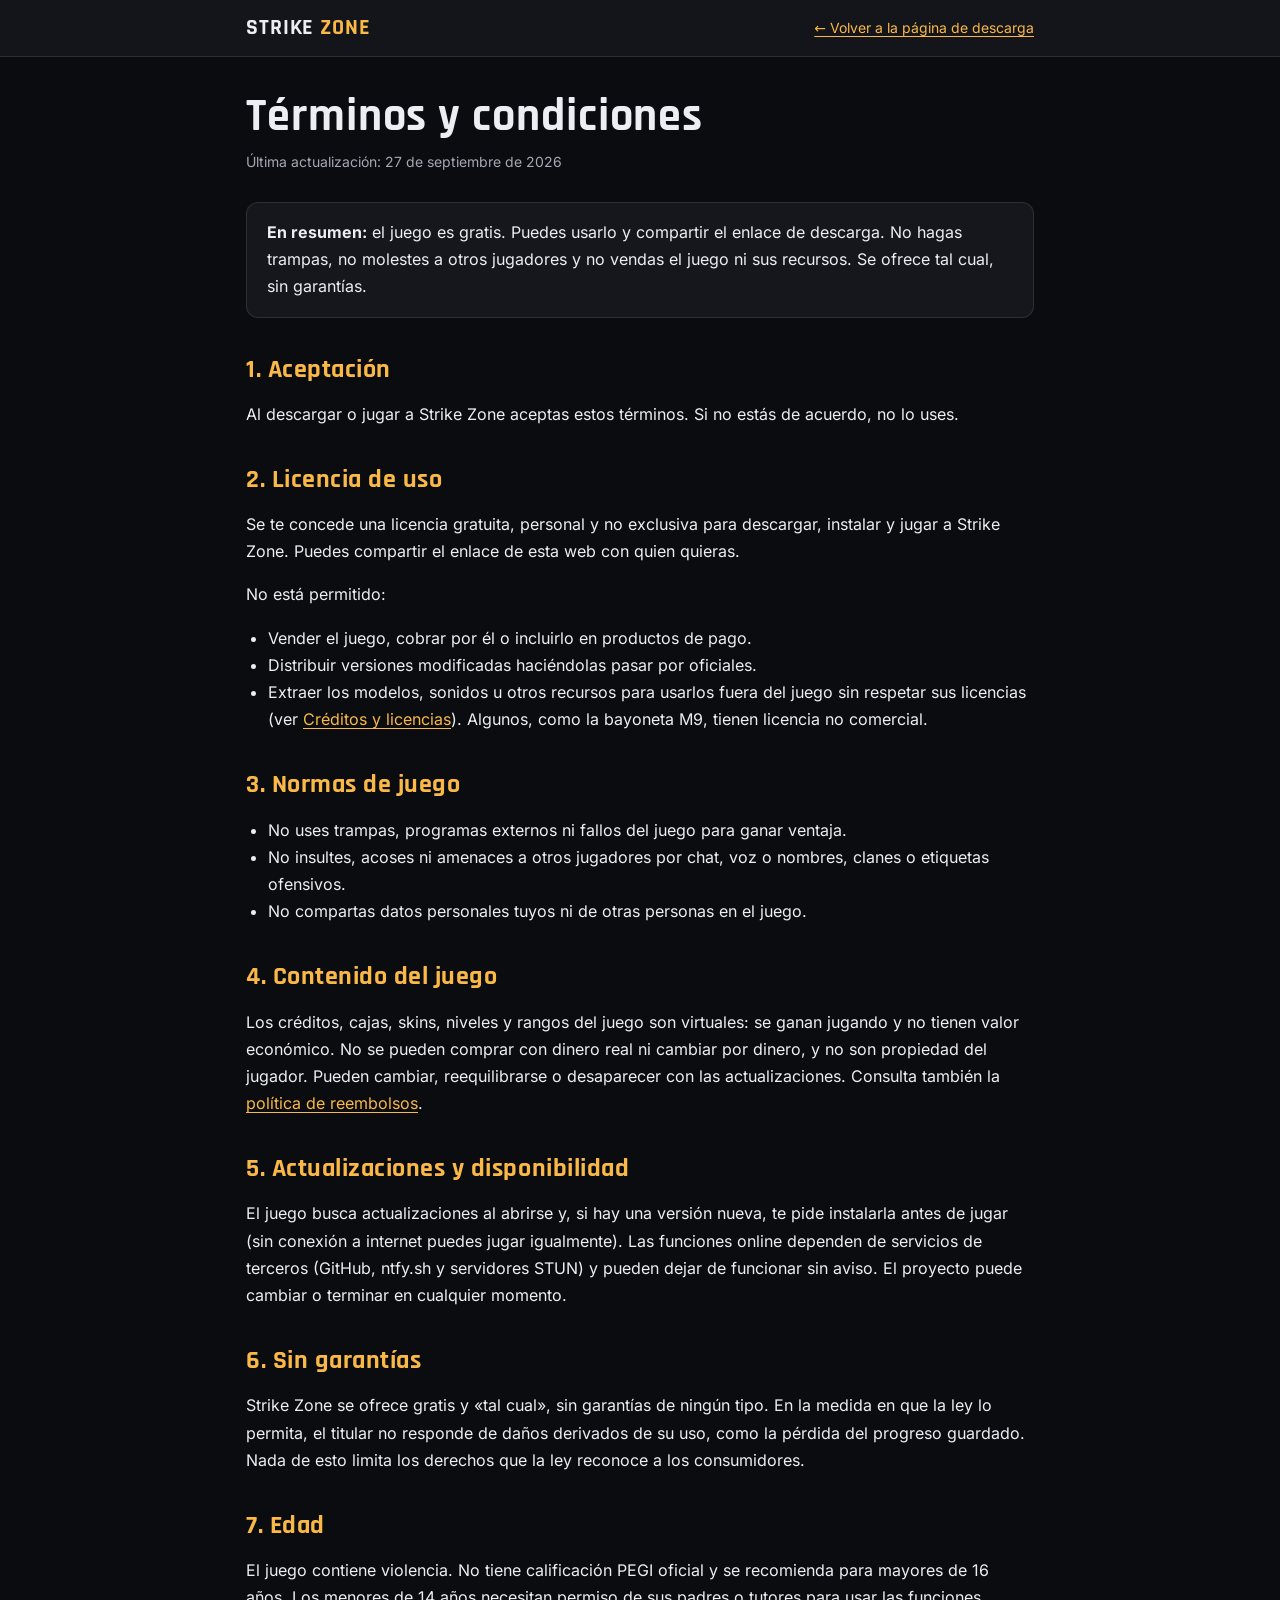
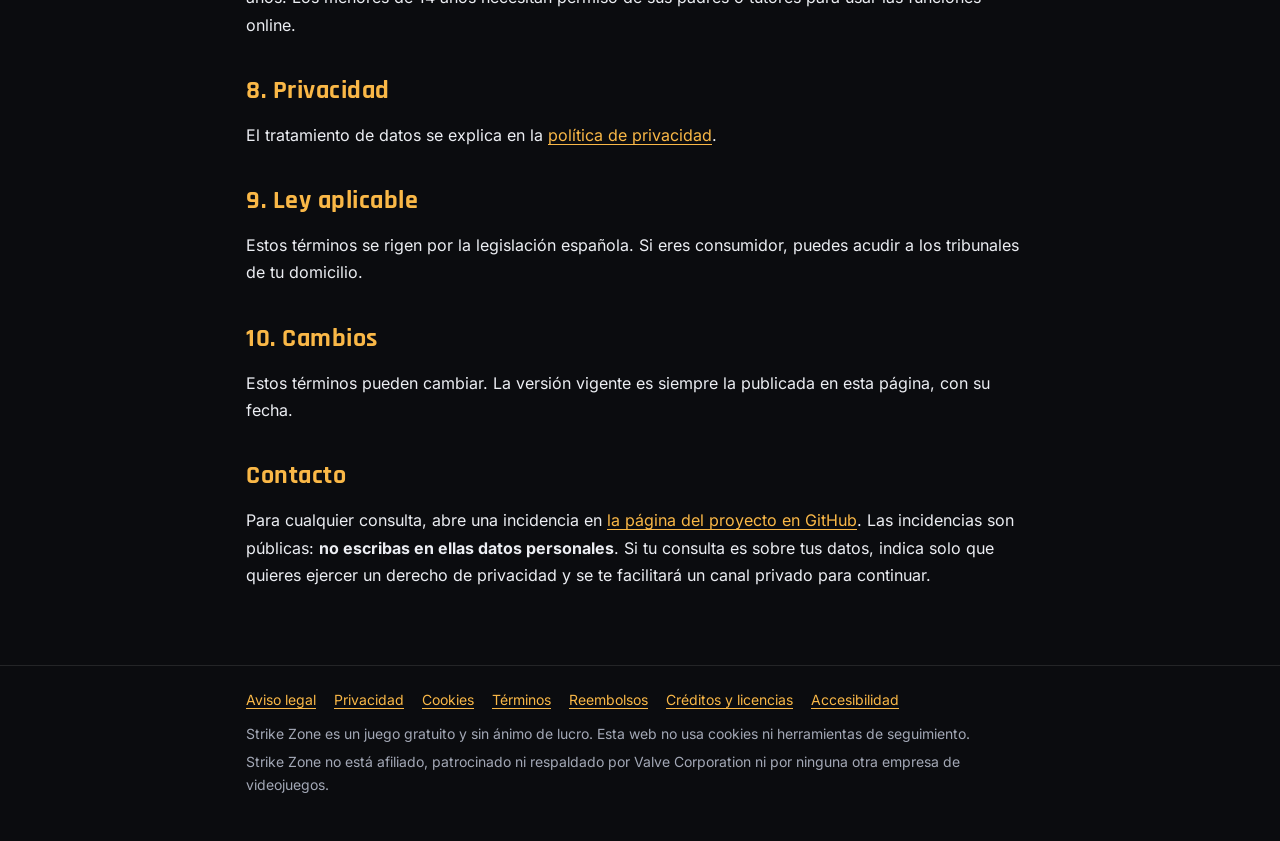
<file: terminos.html>
<!doctype html>
<html lang="es">
<head>
<meta charset="utf-8">
<meta name="viewport" content="width=device-width, initial-scale=1">
<title>Términos y condiciones · Strike Zone</title>
<meta name="description" content="Condiciones de uso del juego gratuito Strike Zone.">
<meta name="theme-color" content="#0b0c0f">
<meta name="referrer" content="strict-origin-when-cross-origin">
<link rel="icon" href="data:image/svg+xml,%3Csvg xmlns='http://www.w3.org/2000/svg' viewBox='0 0 64 64'%3E%3Crect width='64' height='64' rx='14' fill='%230b0c0f'/%3E%3Ccircle cx='32' cy='32' r='17' fill='none' stroke='%23fab847' stroke-width='5'/%3E%3Cpath d='M32 6v14M32 44v14M6 32h14M44 32h14' stroke='%23fab847' stroke-width='5' stroke-linecap='round'/%3E%3Ccircle cx='32' cy='32' r='3.5' fill='%23fab847'/%3E%3C/svg%3E">
<link rel="stylesheet" href="site.css">
</head>
<body>
<a class="skip" href="#contenido">Saltar al contenido</a>
<header class="bar">
  <div class="in">
    <a class="brand" href="./">STRIKE <span>ZONE</span></a>
    <a class="back" href="./">← Volver a la página de descarga</a>
  </div>
</header>
<main id="contenido">
<h1>Términos y condiciones</h1>
<p class="updated">Última actualización: 27 de septiembre de 2026</p>
<div class="box">
<p><strong>En resumen:</strong> el juego es gratis. Puedes usarlo y compartir el enlace de descarga. No hagas trampas, no molestes a otros jugadores y no vendas el juego ni sus recursos. Se ofrece tal cual, sin garantías.</p>
</div>

<h2>1. Aceptación</h2>
<p>Al descargar o jugar a Strike Zone aceptas estos términos. Si no estás de acuerdo, no lo uses.</p>

<h2>2. Licencia de uso</h2>
<p>Se te concede una licencia gratuita, personal y no exclusiva para descargar, instalar y jugar a Strike Zone. Puedes compartir el enlace de esta web con quien quieras.</p>
<p>No está permitido:</p>
<ul>
<li>Vender el juego, cobrar por él o incluirlo en productos de pago.</li>
<li>Distribuir versiones modificadas haciéndolas pasar por oficiales.</li>
<li>Extraer los modelos, sonidos u otros recursos para usarlos fuera del juego sin respetar sus licencias (ver <a href="creditos.html">Créditos y licencias</a>). Algunos, como la bayoneta M9, tienen licencia no comercial.</li>
</ul>

<h2>3. Normas de juego</h2>
<ul>
<li>No uses trampas, programas externos ni fallos del juego para ganar ventaja.</li>
<li>No insultes, acoses ni amenaces a otros jugadores por chat, voz o nombres, clanes o etiquetas ofensivos.</li>
<li>No compartas datos personales tuyos ni de otras personas en el juego.</li>
</ul>

<h2>4. Contenido del juego</h2>
<p>Los créditos, cajas, skins, niveles y rangos del juego son virtuales: se ganan jugando y no tienen valor económico. No se pueden comprar con dinero real ni cambiar por dinero, y no son propiedad del jugador. Pueden cambiar, reequilibrarse o desaparecer con las actualizaciones. Consulta también la <a href="reembolsos.html">política de reembolsos</a>.</p>

<h2>5. Actualizaciones y disponibilidad</h2>
<p>El juego busca actualizaciones al abrirse y, si hay una versión nueva, te pide instalarla antes de jugar (sin conexión a internet puedes jugar igualmente). Las funciones online dependen de servicios de terceros (GitHub, ntfy.sh y servidores STUN) y pueden dejar de funcionar sin aviso. El proyecto puede cambiar o terminar en cualquier momento.</p>

<h2>6. Sin garantías</h2>
<p>Strike Zone se ofrece gratis y «tal cual», sin garantías de ningún tipo. En la medida en que la ley lo permita, el titular no responde de daños derivados de su uso, como la pérdida del progreso guardado. Nada de esto limita los derechos que la ley reconoce a los consumidores.</p>

<h2>7. Edad</h2>
<p>El juego contiene violencia. No tiene calificación PEGI oficial y se recomienda para mayores de 16 años. Los menores de 14 años necesitan permiso de sus padres o tutores para usar las funciones online.</p>

<h2>8. Privacidad</h2>
<p>El tratamiento de datos se explica en la <a href="privacidad.html">política de privacidad</a>.</p>

<h2>9. Ley aplicable</h2>
<p>Estos términos se rigen por la legislación española. Si eres consumidor, puedes acudir a los tribunales de tu domicilio.</p>

<h2>10. Cambios</h2>
<p>Estos términos pueden cambiar. La versión vigente es siempre la publicada en esta página, con su fecha.</p>

<h2>Contacto</h2>
<p>Para cualquier consulta, abre una incidencia en <a href="https://github.com/NewZile/arena-fps/issues">la página del proyecto en GitHub</a>. Las incidencias son públicas: <strong>no escribas en ellas datos personales</strong>. Si tu consulta es sobre tus datos, indica solo que quieres ejercer un derecho de privacidad y se te facilitará un canal privado para continuar.</p>
</main>
<footer class="site">
  <div class="in">
    <nav aria-label="Información legal"><ul><li><a href="aviso-legal.html">Aviso legal</a></li><li><a href="privacidad.html">Privacidad</a></li><li><a href="cookies.html">Cookies</a></li><li><a href="terminos.html">Términos</a></li><li><a href="reembolsos.html">Reembolsos</a></li><li><a href="creditos.html">Créditos y licencias</a></li><li><a href="accesibilidad.html">Accesibilidad</a></li></ul></nav>
    <p>Strike Zone es un juego gratuito y sin ánimo de lucro. Esta web no usa cookies ni herramientas de seguimiento.</p>
    <p>Strike Zone no está afiliado, patrocinado ni respaldado por Valve Corporation ni por ninguna otra empresa de videojuegos.</p>
  </div>
</footer>
</body>
</html>
</file>
<file: site.css>
/* Estilos de las páginas legales y de información (la portada, index.html,
   lleva los suyos dentro). Fuentes servidas desde la propia web: no se
   conecta a Google ni a ningún otro servidor para cargarlas. */
@font-face { font-family: Inter; font-style: normal; font-weight: 400 700; font-display: swap; src: url("fonts/inter.woff2") format("woff2"); }
@font-face { font-family: Rajdhani; font-style: normal; font-weight: 600; font-display: swap; src: url("fonts/rajdhani-600.woff2") format("woff2"); }
@font-face { font-family: Rajdhani; font-style: normal; font-weight: 700; font-display: swap; src: url("fonts/rajdhani-700.woff2") format("woff2"); }

:root {
  --bg: #0b0c0f;
  --card: #15171d;
  --card-2: #1b1e25;
  --line: rgba(255,255,255,0.1);
  --text: #eceef3;
  --dim: #a3a8b6;
  --accent: #fab847;
  --accent-ink: #1a1205;
}
* { box-sizing: border-box; }
html, body { margin: 0; }
body {
  background: var(--bg);
  color: var(--text);
  font: 16px/1.7 Inter, system-ui, sans-serif;
  min-height: 100vh;
}
h1, h2, h3 { font-family: Rajdhani, Inter, sans-serif; letter-spacing: 0.02em; line-height: 1.2; }
a { color: var(--accent); text-underline-offset: 3px; }
a:hover { text-decoration-thickness: 2px; }
a:focus-visible, button:focus-visible { outline: 3px solid #fff; outline-offset: 3px; border-radius: 4px; }
.skip {
  position: absolute; left: 16px; top: -60px; z-index: 20;
  background: var(--accent); color: var(--accent-ink); font-weight: 600;
  padding: 10px 16px; border-radius: 8px; text-decoration: none;
}
.skip:focus { top: 12px; }
.bar {
  border-bottom: 1px solid var(--line);
  background: rgba(21,23,29,0.9);
}
.bar .in { max-width: 820px; margin: 0 auto; padding: 14px 16px; display: flex; align-items: center; gap: 16px; flex-wrap: wrap; }
.brand { font: 700 22px Rajdhani, sans-serif; color: var(--text); text-decoration: none; letter-spacing: .04em; }
.brand span { color: var(--accent); }
.bar .back { margin-left: auto; font-size: 14px; }
main { max-width: 820px; margin: 0 auto; padding: 32px 16px 60px; }
main h1 { font-size: clamp(32px, 7vw, 46px); margin: 0 0 6px; }
.updated { color: var(--dim); font-size: 14px; margin: 0 0 28px; }
main h2 { font-size: 26px; margin: 36px 0 10px; color: var(--accent); }
main h3 { font-size: 20px; margin: 22px 0 6px; }
main p, main li { color: var(--text); }
main ul { padding-left: 22px; }
.box { background: var(--card); border: 1px solid var(--line); border-radius: 12px; padding: 16px 20px; margin: 16px 0; }
.box p:first-child { margin-top: 0; }
.box p:last-child { margin-bottom: 0; }
table { width: 100%; border-collapse: collapse; margin: 12px 0; font-size: 15px; }
caption { text-align: left; color: var(--dim); font-size: 14px; padding-bottom: 6px; }
th, td { text-align: left; vertical-align: top; padding: 10px 12px; border-bottom: 1px solid var(--line); }
th { background: var(--card-2); font-weight: 600; }
.table-wrap { overflow-x: auto; }
.dim { color: var(--dim); }
footer.site { border-top: 1px solid var(--line); color: var(--dim); font-size: 14px; }
footer.site .in { max-width: 820px; margin: 0 auto; padding: 22px 16px 40px; }
footer.site nav ul { list-style: none; padding: 0; margin: 0 0 10px; display: flex; flex-wrap: wrap; gap: 6px 18px; }
footer.site p { margin: 4px 0; }
@media (prefers-reduced-motion: reduce) { * { scroll-behavior: auto !important; transition: none !important; animation: none !important; } }
</file>
